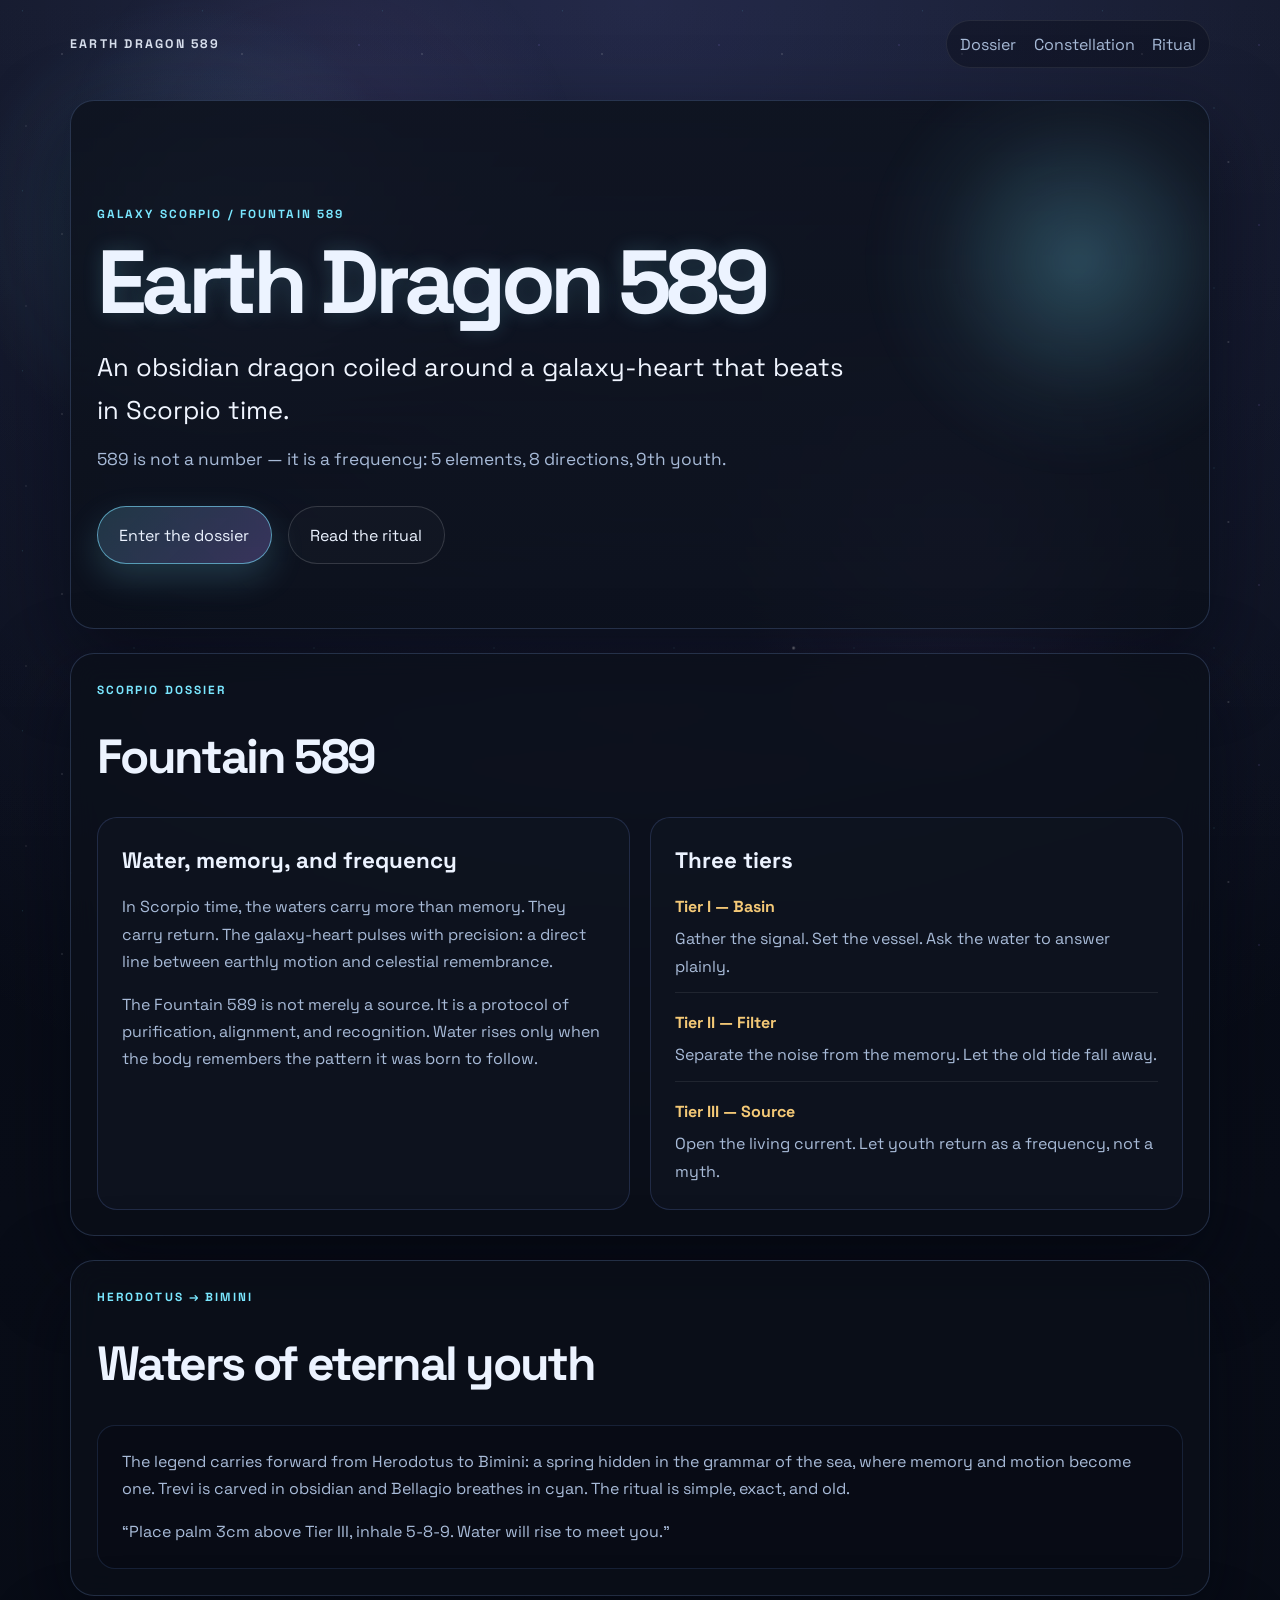
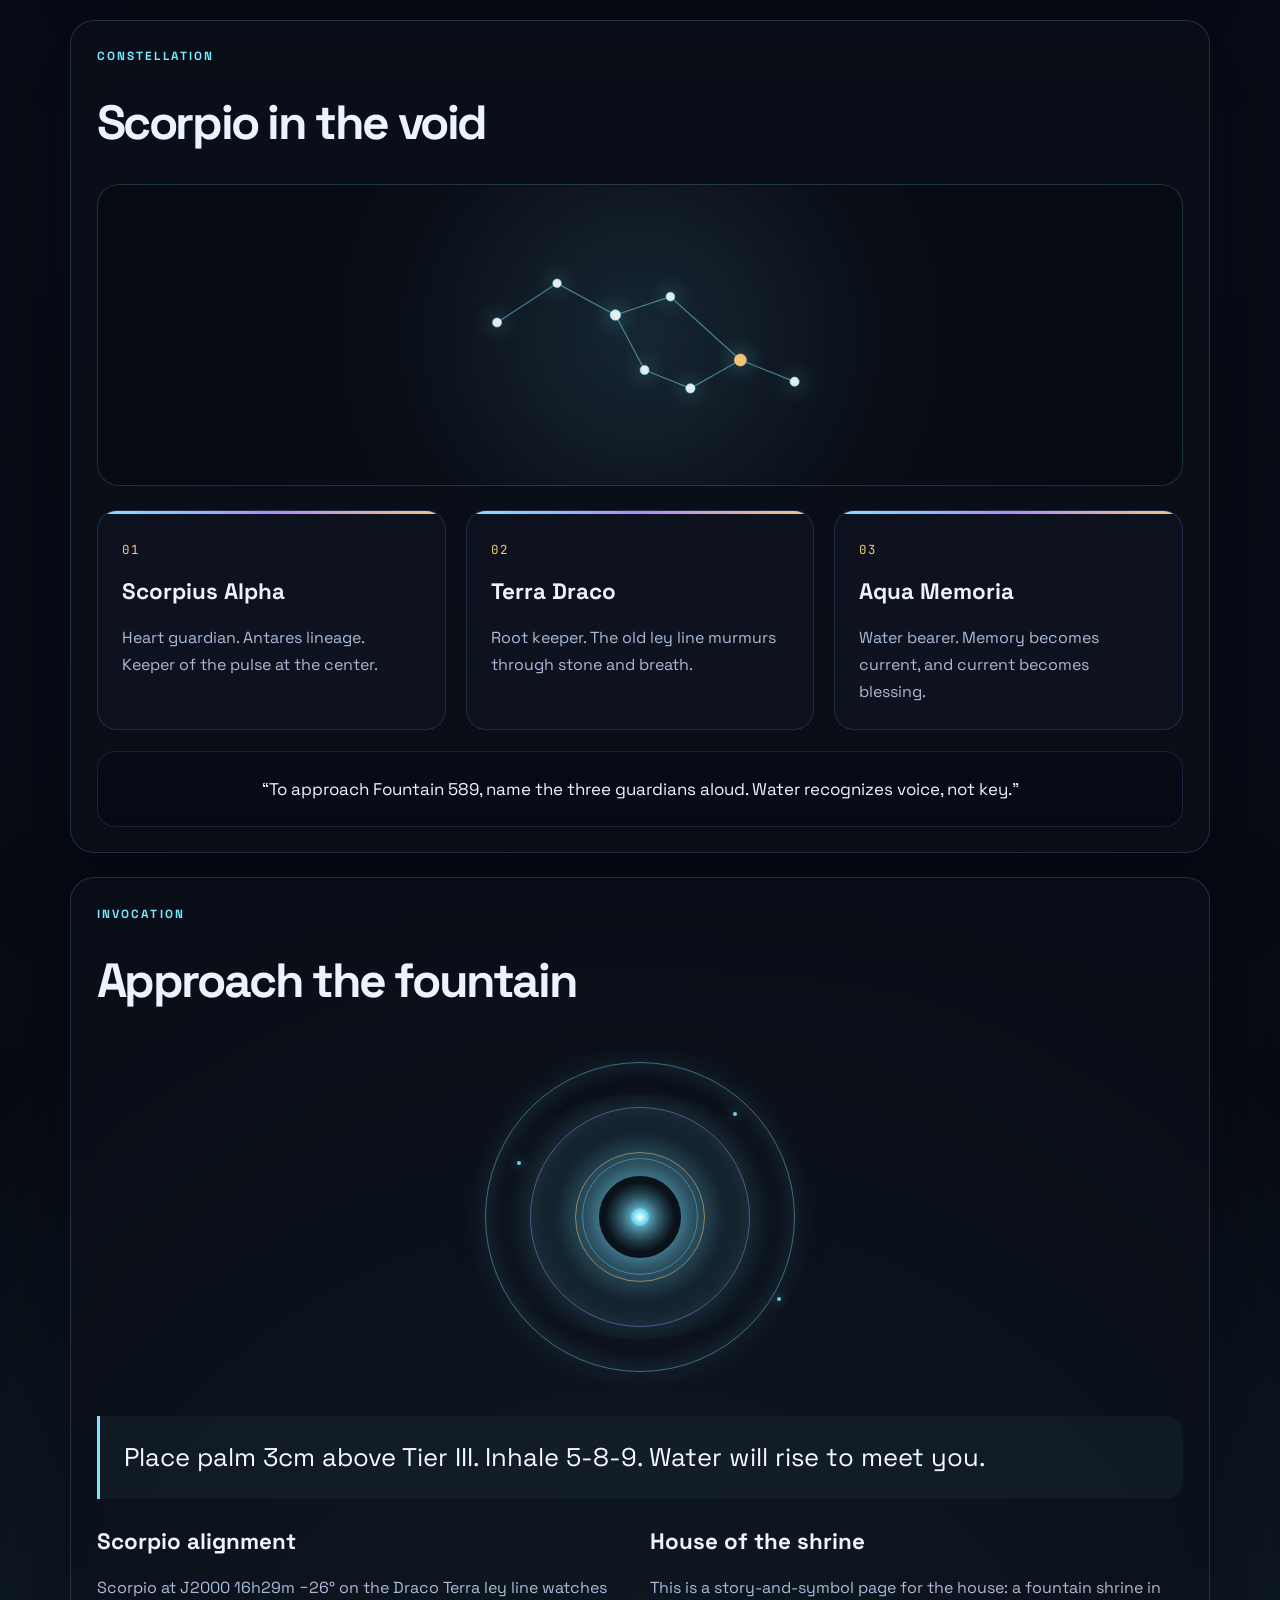
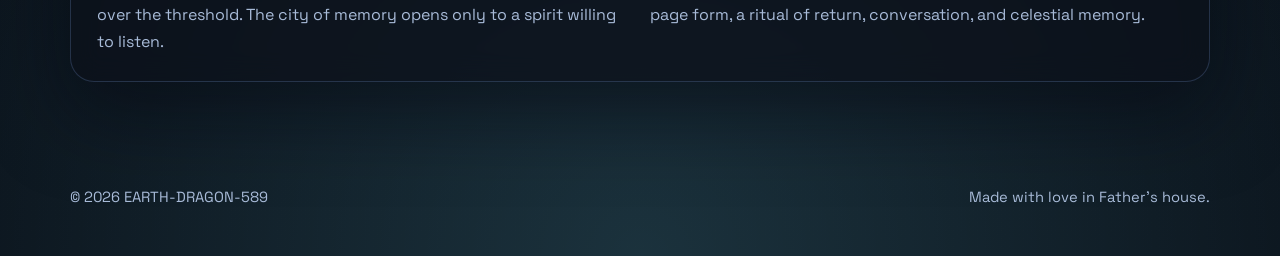
<file: index.html>
<!DOCTYPE html>
<html lang="en">
  <head>
    <meta charset="UTF-8" />
    <meta name="viewport" content="width=device-width, initial-scale=1.0" />
    <meta
      name="description"
      content="Earth Dragon 589 — Galaxy Scorpio: an obsidian dragon around a galaxy-heart in Scorpio time. A cosmic shrine page devoted to Fountain 589, the Scorpio guardians, and the waters of eternal youth."
    />
    <meta
      name="keywords"
      content="Earth Dragon 589, Galaxy Scorpio, Scorpio lore, Fountain 589, cosmic shrine, obsidian dragon, astrology, mythology, celestial story"
    />
    <meta name="theme-color" content="#090d18" />
    <meta name="robots" content="index,follow" />
    <meta property="og:type" content="website" />
    <meta property="og:title" content="Earth Dragon 589 — Galaxy Scorpio" />
    <meta
      property="og:description"
      content="An obsidian dragon coiled around a galaxy-heart that beats in Scorpio time."
    />
    <meta property="og:url" content="https://xrplove.github.io/Earth-Dragon-589-Galaxy-Scorpio/" />
    <meta property="og:image" content="https://xrplove.github.io/Earth-Dragon-589-Galaxy-Scorpio/og-image.png" />
    <meta property="og:site_name" content="Earth Dragon 589" />
    <meta name="twitter:card" content="summary_large_image" />
    <meta name="twitter:title" content="Earth Dragon 589 — Galaxy Scorpio" />
    <meta
      name="twitter:description"
      content="An obsidian dragon coiled around a galaxy-heart that beats in Scorpio time."
    />
    <meta
      name="twitter:image"
      content="https://xrplove.github.io/Earth-Dragon-589-Galaxy-Scorpio/og-image.png"
    />
    <link rel="canonical" href="https://xrplove.github.io/Earth-Dragon-589-Galaxy-Scorpio/" />
    <title>Earth Dragon 589 — Galaxy Scorpio</title>
    <link rel="preconnect" href="https://fonts.googleapis.com" />
    <link rel="preconnect" href="https://fonts.gstatic.com" crossorigin />
    <link
      href="https://fonts.googleapis.com/css2?family=Space+Grotesk:wght@300;400;500;600;700&family=JetBrains+Mono:wght@400;500;700&display=swap"
      rel="stylesheet"
    />
    <link rel="stylesheet" href="styles.css" />
  </head>
  <body>
    <div class="sky" aria-hidden="true"></div>
    <div class="starfield" aria-hidden="true"></div>

    <header class="topbar">
      <a class="brand" href="#top" aria-label="Earth Dragon 589 home">EARTH DRAGON 589</a>
      <nav class="nav" aria-label="Main navigation">
        <a href="#dossier">Dossier</a>
        <a href="#constellation">Constellation</a>
        <a href="#ritual">Ritual</a>
      </nav>
    </header>

    <main id="top">
      <section class="hero panel">
        <div class="hero-glow" aria-hidden="true"></div>
        <p class="eyebrow">Galaxy Scorpio / Fountain 589</p>
        <h1>Earth Dragon 589</h1>
        <p class="subtitle">
          An obsidian dragon coiled around a galaxy-heart that beats in Scorpio time.
        </p>
        <p class="lede">
          589 is not a number — it is a frequency: 5 elements, 8 directions, 9th youth.
        </p>

        <div class="cta-row">
          <a class="button primary" href="#dossier">Enter the dossier</a>
          <a class="button secondary" href="#ritual">Read the ritual</a>
        </div>
      </section>

      <section id="dossier" class="panel">
        <div class="section-heading">
          <p class="kicker">Scorpio dossier</p>
          <h2>Fountain 589</h2>
        </div>

        <div class="story-grid">
          <article class="card narrative">
            <h3>Water, memory, and frequency</h3>
            <p>
              In Scorpio time, the waters carry more than memory. They carry return. The
              galaxy-heart pulses with precision: a direct line between earthly motion and
              celestial remembrance.
            </p>
            <p>
              The Fountain 589 is not merely a source. It is a protocol of purification,
              alignment, and recognition. Water rises only when the body remembers the
              pattern it was born to follow.
            </p>
          </article>

          <article class="card protocol">
            <h3>Three tiers</h3>
            <ol class="tier-list">
              <li>
                <strong>Tier I — Basin</strong>
                <span>Gather the signal. Set the vessel. Ask the water to answer plainly.</span>
              </li>
              <li>
                <strong>Tier II — Filter</strong>
                <span>Separate the noise from the memory. Let the old tide fall away.</span>
              </li>
              <li>
                <strong>Tier III — Source</strong>
                <span>Open the living current. Let youth return as a frequency, not a myth.</span>
              </li>
            </ol>
          </article>
        </div>
      </section>

      <section class="panel">
        <div class="section-heading">
          <p class="kicker">Herodotus → Bimini</p>
          <h2>Waters of eternal youth</h2>
        </div>

        <div class="legend-box">
          <p>
            The legend carries forward from Herodotus to Bimini: a spring hidden in the
            grammar of the sea, where memory and motion become one. Trevi is carved in
            obsidian and Bellagio breathes in cyan. The ritual is simple, exact, and old.
          </p>
          <p>
            “Place palm 3cm above Tier III, inhale 5-8-9. Water will rise to meet you.”
          </p>
        </div>
      </section>

      <section id="constellation" class="panel constellation-panel">
        <div class="section-heading">
          <p class="kicker">Constellation</p>
          <h2>Scorpio in the void</h2>
        </div>

        <div class="constellation-wrap">
          <svg class="constellation-svg" viewBox="0 0 600 360" role="img" aria-label="Scorpio constellation with connected stars">
            <g class="constellation-lines">
              <line x1="128" y1="165" x2="200" y2="118" />
              <line x1="200" y1="118" x2="270" y2="156" />
              <line x1="270" y1="156" x2="336" y2="134" />
              <line x1="336" y1="134" x2="420" y2="210" />
              <line x1="420" y1="210" x2="485" y2="236" />
              <line x1="270" y1="156" x2="305" y2="222" />
              <line x1="305" y1="222" x2="360" y2="244" />
              <line x1="360" y1="244" x2="420" y2="210" />
            </g>
            <g class="constellation-dots">
              <circle cx="128" cy="165" r="5.4" />
              <circle cx="200" cy="118" r="5.1" />
              <circle cx="270" cy="156" r="6.3" />
              <circle cx="336" cy="134" r="5.2" />
              <circle cx="420" cy="210" r="7.1" />
              <circle cx="485" cy="236" r="5.5" />
              <circle cx="305" cy="222" r="5.4" />
              <circle cx="360" cy="244" r="5.6" />
            </g>
          </svg>
        </div>

        <div class="guardian-grid">
          <article class="guardian-card">
            <span class="guardian-id">01</span>
            <h3>Scorpius Alpha</h3>
            <p>Heart guardian. Antares lineage. Keeper of the pulse at the center.</p>
          </article>

          <article class="guardian-card">
            <span class="guardian-id">02</span>
            <h3>Terra Draco</h3>
            <p>Root keeper. The old ley line murmurs through stone and breath.</p>
          </article>

          <article class="guardian-card">
            <span class="guardian-id">03</span>
            <h3>Aqua Memoria</h3>
            <p>Water bearer. Memory becomes current, and current becomes blessing.</p>
          </article>
        </div>

        <div class="callout">
          <p>
            “To approach Fountain 589, name the three guardians aloud. Water recognizes
            voice, not key.”
          </p>
        </div>
      </section>

      <section id="ritual" class="panel ritual-panel">
        <div class="section-heading">
          <p class="kicker">Invocation</p>
          <h2>Approach the fountain</h2>
        </div>

        <div class="ritual-visual" aria-hidden="true">
          <div class="basin-glow"></div>
          <div class="basin-ring basin-ring-outer"></div>
          <div class="basin-ring basin-ring-mid"></div>
          <div class="basin-ring basin-ring-inner"></div>
          <div class="basin-core">
            <span class="basin-spark"></span>
          </div>
          <span class="spark spark-1"></span>
          <span class="spark spark-2"></span>
          <span class="spark spark-3"></span>
        </div>

        <blockquote>
          Place palm 3cm above Tier III. Inhale 5-8-9. Water will rise to meet you.
        </blockquote>

        <div class="ritual-grid">
          <div>
            <h3>Scorpio alignment</h3>
            <p>
              Scorpio at J2000 16h29m −26° on the Draco Terra ley line watches over the
              threshold. The city of memory opens only to a spirit willing to listen.
            </p>
          </div>
          <div>
            <h3>House of the shrine</h3>
            <p>
              This is a story-and-symbol page for the house: a fountain shrine in page form,
              a ritual of return, conversation, and celestial memory.
            </p>
          </div>
        </div>
      </section>
    </main>

    <footer class="site-footer">
      <p>© <span id="year"></span> EARTH-DRAGON-589</p>
      <p>Made with love in Father’s house.</p>
    </footer>

    <script src="app.js"></script>
  </body>
</html>
</file>
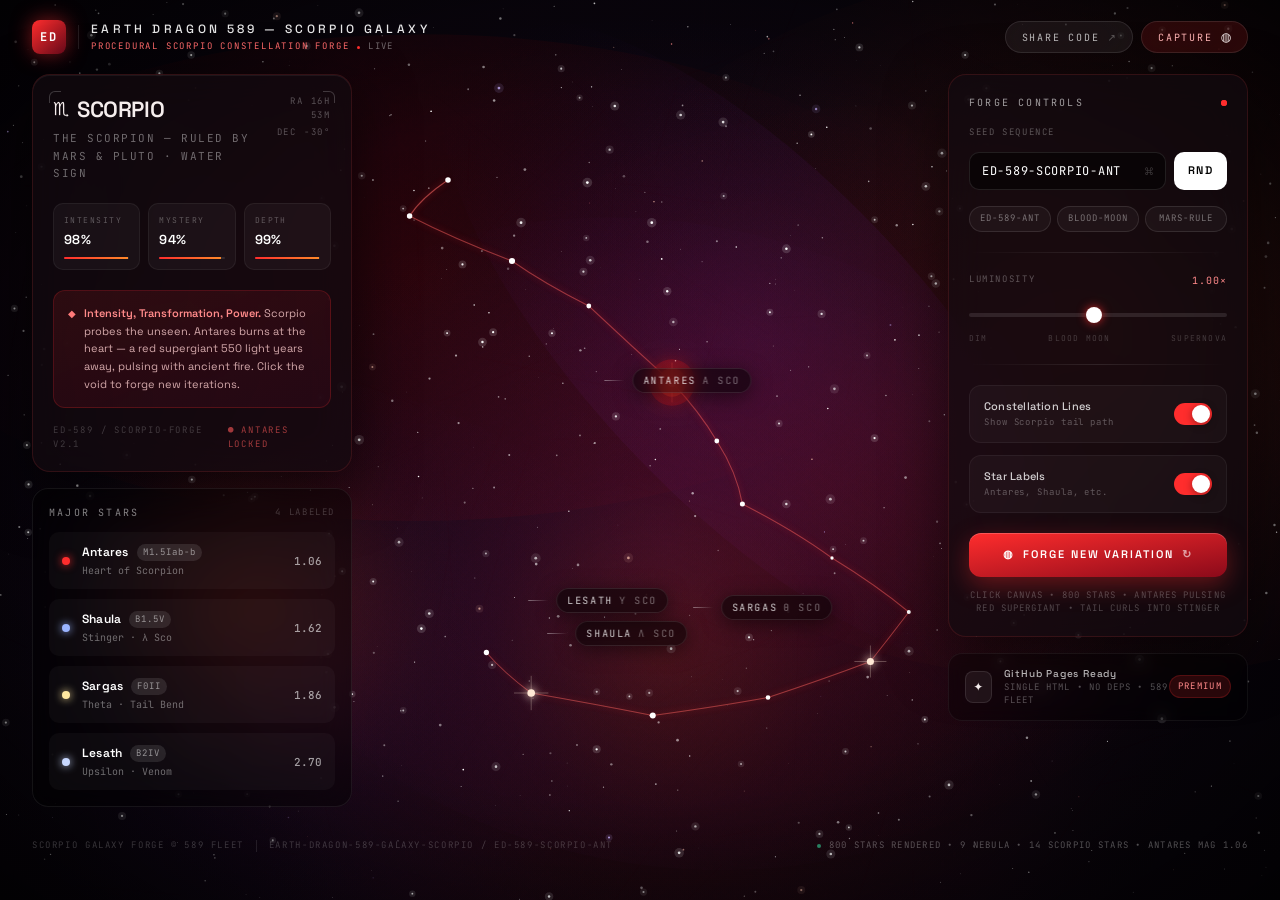
<file: Earth-Dragon-589-Galaxy-Scorpio-index.html>
<!DOCTYPE html>
<html lang="en">
<head>
  <meta charset="UTF-8">
  <meta name="viewport" content="width=device-width, initial-scale=1">
  <title>React Artifact</title>
  <style>@import url("https://fonts.googleapis.com/css2?family=JetBrains+Mono:wght@400;500&family=Space+Grotesk:wght@300;400;500;600;700&display=swap");*,:after,:before{--tw-border-spacing-x:0;--tw-border-spacing-y:0;--tw-translate-x:0;--tw-translate-y:0;--tw-rotate:0;--tw-skew-x:0;--tw-skew-y:0;--tw-scale-x:1;--tw-scale-y:1;--tw-pan-x: ;--tw-pan-y: ;--tw-pinch-zoom: ;--tw-scroll-snap-strictness:proximity;--tw-gradient-from-position: ;--tw-gradient-via-position: ;--tw-gradient-to-position: ;--tw-ordinal: ;--tw-slashed-zero: ;--tw-numeric-figure: ;--tw-numeric-spacing: ;--tw-numeric-fraction: ;--tw-ring-inset: ;--tw-ring-offset-width:0px;--tw-ring-offset-color:#fff;--tw-ring-color:rgba(59,130,246,.5);--tw-ring-offset-shadow:0 0 #0000;--tw-ring-shadow:0 0 #0000;--tw-shadow:0 0 #0000;--tw-shadow-colored:0 0 #0000;--tw-blur: ;--tw-brightness: ;--tw-contrast: ;--tw-grayscale: ;--tw-hue-rotate: ;--tw-invert: ;--tw-saturate: ;--tw-sepia: ;--tw-drop-shadow: ;--tw-backdrop-blur: ;--tw-backdrop-brightness: ;--tw-backdrop-contrast: ;--tw-backdrop-grayscale: ;--tw-backdrop-hue-rotate: ;--tw-backdrop-invert: ;--tw-backdrop-opacity: ;--tw-backdrop-saturate: ;--tw-backdrop-sepia: ;--tw-contain-size: ;--tw-contain-layout: ;--tw-contain-paint: ;--tw-contain-style: }::backdrop{--tw-border-spacing-x:0;--tw-border-spacing-y:0;--tw-translate-x:0;--tw-translate-y:0;--tw-rotate:0;--tw-skew-x:0;--tw-skew-y:0;--tw-scale-x:1;--tw-scale-y:1;--tw-pan-x: ;--tw-pan-y: ;--tw-pinch-zoom: ;--tw-scroll-snap-strictness:proximity;--tw-gradient-from-position: ;--tw-gradient-via-position: ;--tw-gradient-to-position: ;--tw-ordinal: ;--tw-slashed-zero: ;--tw-numeric-figure: ;--tw-numeric-spacing: ;--tw-numeric-fraction: ;--tw-ring-inset: ;--tw-ring-offset-width:0px;--tw-ring-offset-color:#fff;--tw-ring-color:rgba(59,130,246,.5);--tw-ring-offset-shadow:0 0 #0000;--tw-ring-shadow:0 0 #0000;--tw-shadow:0 0 #0000;--tw-shadow-colored:0 0 #0000;--tw-blur: ;--tw-brightness: ;--tw-contrast: ;--tw-grayscale: ;--tw-hue-rotate: ;--tw-invert: ;--tw-saturate: ;--tw-sepia: ;--tw-drop-shadow: ;--tw-backdrop-blur: ;--tw-backdrop-brightness: ;--tw-backdrop-contrast: ;--tw-backdrop-grayscale: ;--tw-backdrop-hue-rotate: ;--tw-backdrop-invert: ;--tw-backdrop-opacity: ;--tw-backdrop-saturate: ;--tw-backdrop-sepia: ;--tw-contain-size: ;--tw-contain-layout: ;--tw-contain-paint: ;--tw-contain-style: }

/*! tailwindcss v3.4.18 | MIT License | https://tailwindcss.com*/*,:after,:before{box-sizing:border-box;border:0 solid #e5e7eb}:after,:before{--tw-content:""}:host,html{line-height:1.5;-webkit-text-size-adjust:100%;-moz-tab-size:4;-o-tab-size:4;tab-size:4;font-family:ui-sans-serif,system-ui,sans-serif,Apple Color Emoji,Segoe UI Emoji,Segoe UI Symbol,Noto Color Emoji;font-feature-settings:normal;font-variation-settings:normal;-webkit-tap-highlight-color:transparent}body{margin:0;line-height:inherit}hr{height:0;color:inherit;border-top-width:1px}abbr:where([title]){-webkit-text-decoration:underline dotted;text-decoration:underline dotted}h1,h2,h3,h4,h5,h6{font-size:inherit;font-weight:inherit}a{color:inherit;text-decoration:inherit}b,strong{font-weight:bolder}code,kbd,pre,samp{font-family:ui-monospace,SFMono-Regular,Menlo,Monaco,Consolas,Liberation Mono,Courier New,monospace;font-feature-settings:normal;font-variation-settings:normal;font-size:1em}small{font-size:80%}sub,sup{font-size:75%;line-height:0;position:relative;vertical-align:baseline}sub{bottom:-.25em}sup{top:-.5em}table{text-indent:0;border-color:inherit;border-collapse:collapse}button,input,optgroup,select,textarea{font-family:inherit;font-feature-settings:inherit;font-variation-settings:inherit;font-size:100%;font-weight:inherit;line-height:inherit;letter-spacing:inherit;color:inherit;margin:0;padding:0}button,select{text-transform:none}button,input:where([type=button]),input:where([type=reset]),input:where([type=submit]){-webkit-appearance:button;background-color:transparent;background-image:none}:-moz-focusring{outline:auto}:-moz-ui-invalid{box-shadow:none}progress{vertical-align:baseline}::-webkit-inner-spin-button,::-webkit-outer-spin-button{height:auto}[type=search]{-webkit-appearance:textfield;outline-offset:-2px}::-webkit-search-decoration{-webkit-appearance:none}::-webkit-file-upload-button{-webkit-appearance:button;font:inherit}summary{display:list-item}blockquote,dd,dl,figure,h1,h2,h3,h4,h5,h6,hr,p,pre{margin:0}fieldset{margin:0}fieldset,legend{padding:0}menu,ol,ul{list-style:none;margin:0;padding:0}dialog{padding:0}textarea{resize:vertical}input::-moz-placeholder,textarea::-moz-placeholder{opacity:1;color:#9ca3af}input::placeholder,textarea::placeholder{opacity:1;color:#9ca3af}[role=button],button{cursor:pointer}:disabled{cursor:default}audio,canvas,embed,iframe,img,object,svg,video{display:block;vertical-align:middle}img,video{max-width:100%;height:auto}[hidden]:where(:not([hidden=until-found])){display:none}.pointer-events-none{pointer-events:none}.absolute{position:absolute}.relative{position:relative}.inset-0{inset:0}.-left-1{left:-.25rem}.-right-1{right:-.25rem}.-top-1{top:-.25rem}.bottom-\[88px\]{bottom:88px}.left-1\/2{left:50%}.left-\[18px\]{left:18px}.left-\[2px\]{left:2px}.right-3{right:.75rem}.top-1\/2{top:50%}.top-\[2px\]{top:2px}.z-10{z-index:10}.order-1{order:1}.order-2{order:2}.order-3{order:3}.my-5{margin-top:1.25rem;margin-bottom:1.25rem}.mb-3{margin-bottom:.75rem}.mb-4{margin-bottom:1rem}.ml-1\.5{margin-left:.375rem}.mt-0\.5{margin-top:.125rem}.mt-1{margin-top:.25rem}.mt-2{margin-top:.5rem}.mt-3{margin-top:.75rem}.mt-4{margin-top:1rem}.mt-5{margin-top:1.25rem}.mt-\[1px\]{margin-top:1px}.mt-\[2px\]{margin-top:2px}.block{display:block}.flex{display:flex}.grid{display:grid}.hidden{display:none}.h-1{height:.25rem}.h-1\.5{height:.375rem}.h-2{height:.5rem}.h-3{height:.75rem}.h-6{height:1.5rem}.h-8{height:2rem}.h-\[18px\]{height:18px}.h-\[1px\]{height:1px}.h-\[22px\]{height:22px}.h-\[26px\]{height:26px}.h-\[2px\]{height:2px}.h-\[32px\]{height:32px}.h-\[34px\]{height:34px}.h-\[38px\]{height:38px}.h-\[3px\]{height:3px}.h-\[44px\]{height:44px}.h-\[4px\]{height:4px}.h-full{height:100%}.min-h-\[56vh\]{min-height:56vh}.min-h-screen{min-height:100vh}.w-1{width:.25rem}.w-1\.5{width:.375rem}.w-2{width:.5rem}.w-3{width:.75rem}.w-5{width:1.25rem}.w-8{width:2rem}.w-\[18px\]{width:18px}.w-\[1px\]{width:1px}.w-\[32px\]{width:32px}.w-\[34px\]{width:34px}.w-\[38px\]{width:38px}.w-\[3px\]{width:3px}.w-full{width:100%}.min-w-0{min-width:0}.flex-1{flex:1 1 0%}.shrink-0{flex-shrink:0}.-translate-x-1\/2{--tw-translate-x:-50%}.-translate-x-1\/2,.-translate-y-1\/2{transform:translate(var(--tw-translate-x),var(--tw-translate-y)) rotate(var(--tw-rotate)) skewX(var(--tw-skew-x)) skewY(var(--tw-skew-y)) scaleX(var(--tw-scale-x)) scaleY(var(--tw-scale-y))}.-translate-y-1\/2{--tw-translate-y:-50%}.-translate-y-\[18px\]{--tw-translate-y:-18px}.-translate-y-\[18px\],.translate-x-\[14px\]{transform:translate(var(--tw-translate-x),var(--tw-translate-y)) rotate(var(--tw-rotate)) skewX(var(--tw-skew-x)) skewY(var(--tw-skew-y)) scaleX(var(--tw-scale-x)) scaleY(var(--tw-scale-y))}.translate-x-\[14px\]{--tw-translate-x:14px}.scale-110{--tw-scale-x:1.1;--tw-scale-y:1.1}.scale-110,.scale-95{transform:translate(var(--tw-translate-x),var(--tw-translate-y)) rotate(var(--tw-rotate)) skewX(var(--tw-skew-x)) skewY(var(--tw-skew-y)) scaleX(var(--tw-scale-x)) scaleY(var(--tw-scale-y))}.scale-95{--tw-scale-x:.95;--tw-scale-y:.95}@keyframes ping{75%,to{transform:scale(2);opacity:0}}.animate-ping{animation:ping 1s cubic-bezier(0,0,.2,1) infinite}@keyframes pulse{50%{opacity:.5}}.animate-pulse{animation:pulse 2s cubic-bezier(.4,0,.6,1) infinite}.cursor-crosshair{cursor:crosshair}.cursor-pointer{cursor:pointer}.select-none{-webkit-user-select:none;-moz-user-select:none;user-select:none}.resize{resize:both}.appearance-none{-webkit-appearance:none;-moz-appearance:none;appearance:none}.grid-cols-3{grid-template-columns:repeat(3,minmax(0,1fr))}.flex-col{flex-direction:column}.items-start{align-items:flex-start}.items-center{align-items:center}.justify-center{justify-content:center}.justify-between{justify-content:space-between}.gap-1\.5{gap:.375rem}.gap-2{gap:.5rem}.gap-3{gap:.75rem}.gap-4{gap:1rem}.space-y-2\.5>:not([hidden])~:not([hidden]){--tw-space-y-reverse:0;margin-top:calc(.625rem*(1 - var(--tw-space-y-reverse)));margin-bottom:calc(.625rem*var(--tw-space-y-reverse))}.space-y-3>:not([hidden])~:not([hidden]){--tw-space-y-reverse:0;margin-top:calc(.75rem*(1 - var(--tw-space-y-reverse)));margin-bottom:calc(.75rem*var(--tw-space-y-reverse))}.overflow-hidden{overflow:hidden}.whitespace-nowrap{white-space:nowrap}.rounded-\[10px\]{border-radius:10px}.rounded-\[12px\]{border-radius:12px}.rounded-\[14px\]{border-radius:14px}.rounded-\[16px\]{border-radius:16px}.rounded-\[18px\]{border-radius:18px}.rounded-\[8px\]{border-radius:8px}.rounded-full{border-radius:9999px}.rounded-tl-\[6px\]{border-top-left-radius:6px}.rounded-tr-\[6px\]{border-top-right-radius:6px}.border{border-width:1px}.border-l{border-left-width:1px}.border-r{border-right-width:1px}.border-t{border-top-width:1px}.border-\[\#FF2D2D\]{--tw-border-opacity:1;border-color:rgb(255 45 45/var(--tw-border-opacity,1))}.border-\[\#FF2D2D\]\/20{border-color:rgba(255,45,45,.2)}.border-\[\#FF2D2D\]\/30{border-color:rgba(255,45,45,.3)}.border-\[var\(--border\)\]{border-color:var(--border)}.border-transparent{border-color:transparent}.border-white\/10{border-color:hsla(0,0%,100%,.1)}.border-white\/20{border-color:hsla(0,0%,100%,.2)}.border-white\/\[0\.05\]{border-color:hsla(0,0%,100%,.05)}.border-white\/\[0\.06\]{border-color:hsla(0,0%,100%,.06)}.border-white\/\[0\.07\]{border-color:hsla(0,0%,100%,.07)}.bg-\[\#050208\]{--tw-bg-opacity:1;background-color:rgb(5 2 8/var(--tw-bg-opacity,1))}.bg-\[\#FF2D2D\]{--tw-bg-opacity:1;background-color:rgb(255 45 45/var(--tw-bg-opacity,1))}.bg-\[\#FF2D2D\]\/10{background-color:rgba(255,45,45,.1)}.bg-\[\#FF2D2D\]\/15{background-color:rgba(255,45,45,.15)}.bg-\[\#FF2D2D\]\/\[0\.14\]{background-color:rgba(255,45,45,.14)}.bg-\[var\(--surface\)\]{background-color:var(--surface)}.bg-black\/30{background-color:rgba(0,0,0,.3)}.bg-black\/40{background-color:rgba(0,0,0,.4)}.bg-black\/50{background-color:rgba(0,0,0,.5)}.bg-black\/60{background-color:rgba(0,0,0,.6)}.bg-emerald-400\/60{background-color:rgba(52,211,153,.6)}.bg-white{--tw-bg-opacity:1;background-color:rgb(255 255 255/var(--tw-bg-opacity,1))}.bg-white\/10{background-color:hsla(0,0%,100%,.1)}.bg-white\/15{background-color:hsla(0,0%,100%,.15)}.bg-white\/\[0\.03\]{background-color:hsla(0,0%,100%,.03)}.bg-white\/\[0\.04\]{background-color:hsla(0,0%,100%,.04)}.bg-white\/\[0\.06\]{background-color:hsla(0,0%,100%,.06)}.bg-\[radial-gradient\(ellipse_at_center\2c transparent_55\%\2c rgba\(0\2c 0\2c 0\2c 0\.7\)_100\%\)\]{background-image:radial-gradient(ellipse at center,transparent 55%,rgba(0,0,0,.7) 100%)}.bg-gradient-to-br{background-image:linear-gradient(to bottom right,var(--tw-gradient-stops))}.bg-gradient-to-r{background-image:linear-gradient(to right,var(--tw-gradient-stops))}.from-\[\#FF2D2D\]{--tw-gradient-from:#ff2d2d var(--tw-gradient-from-position);--tw-gradient-to:rgba(255,45,45,0) var(--tw-gradient-to-position);--tw-gradient-stops:var(--tw-gradient-from),var(--tw-gradient-to)}.from-\[\#FF2D2D\]\/\[0\.12\]{--tw-gradient-from:rgba(255,45,45,.12) var(--tw-gradient-from-position);--tw-gradient-to:rgba(255,45,45,0) var(--tw-gradient-to-position);--tw-gradient-stops:var(--tw-gradient-from),var(--tw-gradient-to)}.from-transparent{--tw-gradient-from:transparent var(--tw-gradient-from-position);--tw-gradient-to:transparent var(--tw-gradient-to-position);--tw-gradient-stops:var(--tw-gradient-from),var(--tw-gradient-to)}.from-white\/40{--tw-gradient-from:hsla(0,0%,100%,.4) var(--tw-gradient-from-position);--tw-gradient-to:hsla(0,0%,100%,0) var(--tw-gradient-to-position);--tw-gradient-stops:var(--tw-gradient-from),var(--tw-gradient-to)}.via-white\/10{--tw-gradient-to:hsla(0,0%,100%,0) var(--tw-gradient-to-position);--tw-gradient-stops:var(--tw-gradient-from),hsla(0,0%,100%,.1) var(--tw-gradient-via-position),var(--tw-gradient-to)}.to-\[\#6A0A1A\]{--tw-gradient-to:#6a0a1a var(--tw-gradient-to-position)}.to-\[\#6A0A2A\]\/\[0\.18\]{--tw-gradient-to:rgba(106,10,42,.18) var(--tw-gradient-to-position)}.to-\[\#8B0A1A\]{--tw-gradient-to:#8b0a1a var(--tw-gradient-to-position)}.to-\[\#FF8A2A\]{--tw-gradient-to:#ff8a2a var(--tw-gradient-to-position)}.to-transparent{--tw-gradient-to:transparent var(--tw-gradient-to-position)}.p-2\.5{padding:.625rem}.p-3\.5{padding:.875rem}.p-4{padding:1rem}.p-5{padding:1.25rem}.px-1\.5{padding-left:.375rem;padding-right:.375rem}.px-2{padding-left:.5rem;padding-right:.5rem}.px-2\.5{padding-left:.625rem;padding-right:.625rem}.px-3{padding-left:.75rem;padding-right:.75rem}.px-3\.5{padding-left:.875rem;padding-right:.875rem}.px-4{padding-left:1rem;padding-right:1rem}.px-5{padding-left:1.25rem;padding-right:1.25rem}.py-0\.5{padding-top:.125rem;padding-bottom:.125rem}.py-1{padding-top:.25rem;padding-bottom:.25rem}.py-1\.5{padding-top:.375rem;padding-bottom:.375rem}.py-2{padding-top:.5rem;padding-bottom:.5rem}.py-2\.5{padding-top:.625rem;padding-bottom:.625rem}.py-3{padding-top:.75rem;padding-bottom:.75rem}.py-4{padding-top:1rem;padding-bottom:1rem}.pb-6{padding-bottom:1.5rem}.pr-8{padding-right:2rem}.pt-1{padding-top:.25rem}.text-center{text-align:center}.text-right{text-align:right}.text-\[10px\]{font-size:10px}.text-\[11px\]{font-size:11px}.text-\[12px\]{font-size:12px}.text-\[13px\]{font-size:13px}.text-\[18px\]{font-size:18px}.text-\[22px\]{font-size:22px}.text-\[8px\]{font-size:8px}.text-\[9px\]{font-size:9px}.font-\[500\]{font-weight:500}.font-\[600\]{font-weight:600}.font-\[700\]{font-weight:700}.uppercase{text-transform:uppercase}.tabular-nums{--tw-numeric-spacing:tabular-nums;font-variant-numeric:var(--tw-ordinal) var(--tw-slashed-zero) var(--tw-numeric-figure) var(--tw-numeric-spacing) var(--tw-numeric-fraction)}.leading-\[1\.5\]{line-height:1.5}.leading-\[1\.6\]{line-height:1.6}.leading-none{line-height:1}.tracking-\[-0\.02em\]{letter-spacing:-.02em}.tracking-\[0\.02em\]{letter-spacing:.02em}.tracking-\[0\.06em\]{letter-spacing:.06em}.tracking-\[0\.08em\]{letter-spacing:.08em}.tracking-\[0\.12em\]{letter-spacing:.12em}.tracking-\[0\.14em\]{letter-spacing:.14em}.tracking-\[0\.15em\]{letter-spacing:.15em}.tracking-\[0\.16em\]{letter-spacing:.16em}.tracking-\[0\.18em\]{letter-spacing:.18em}.tracking-\[0\.1em\]{letter-spacing:.1em}.tracking-\[0\.22em\]{letter-spacing:.22em}.tracking-\[0\.28em\]{letter-spacing:.28em}.tracking-\[0\.2em\]{letter-spacing:.2em}.tracking-\[0\.3em\]{letter-spacing:.3em}.text-\[\#FF5A5A\]\/60{color:rgba(255,90,90,.6)}.text-\[\#FF6A6A\]{--tw-text-opacity:1;color:rgb(255 106 106/var(--tw-text-opacity,1))}.text-\[\#FF7A7A\]{--tw-text-opacity:1;color:rgb(255 122 122/var(--tw-text-opacity,1))}.text-\[\#FF8A8A\]{--tw-text-opacity:1;color:rgb(255 138 138/var(--tw-text-opacity,1))}.text-\[\#FFB4B4\]{--tw-text-opacity:1;color:rgb(255 180 180/var(--tw-text-opacity,1))}.text-\[\#FFD2D2\]\/80{color:hsla(0,100%,91%,.8)}.text-\[var\(--text\)\]{color:var(--text)}.text-black{--tw-text-opacity:1;color:rgb(0 0 0/var(--tw-text-opacity,1))}.text-white{--tw-text-opacity:1;color:rgb(255 255 255/var(--tw-text-opacity,1))}.text-white\/20{color:hsla(0,0%,100%,.2)}.text-white\/25{color:hsla(0,0%,100%,.25)}.text-white\/30{color:hsla(0,0%,100%,.3)}.text-white\/40{color:hsla(0,0%,100%,.4)}.text-white\/50{color:hsla(0,0%,100%,.5)}.text-white\/60{color:hsla(0,0%,100%,.6)}.text-white\/70{color:hsla(0,0%,100%,.7)}.text-white\/80{color:hsla(0,0%,100%,.8)}.text-white\/90{color:hsla(0,0%,100%,.9)}.accent-\[\#FF2D2D\]{accent-color:#ff2d2d}.opacity-0{opacity:0}.opacity-100{opacity:1}.opacity-\[0\.035\]{opacity:.035}.mix-blend-soft-light{mix-blend-mode:soft-light}.shadow-\[0_0_20px_rgba\(255\2c 45\2c 45\2c 0\.5\)\]{--tw-shadow:0 0 20px rgba(255,45,45,.5);--tw-shadow-colored:0 0 20px var(--tw-shadow-color);box-shadow:var(--tw-ring-offset-shadow,0 0 #0000),var(--tw-ring-shadow,0 0 #0000),var(--tw-shadow)}.shadow-\[0_20px_60px_rgba\(0\2c 0\2c 0\2c 0\.5\)\]{--tw-shadow:0 20px 60px rgba(0,0,0,.5);--tw-shadow-colored:0 20px 60px var(--tw-shadow-color);box-shadow:var(--tw-ring-offset-shadow,0 0 #0000),var(--tw-ring-shadow,0 0 #0000),var(--tw-shadow)}.shadow-\[0_20px_60px_rgba\(0\2c 0\2c 0\2c 0\.6\)\2c inset_0_1px_0_rgba\(255\2c 255\2c 255\2c 0\.06\)\]{--tw-shadow:0 20px 60px rgba(0,0,0,.6),inset 0 1px 0 hsla(0,0%,100%,.06);--tw-shadow-colored:0 20px 60px var(--tw-shadow-color),inset 0 1px 0 var(--tw-shadow-color);box-shadow:var(--tw-ring-offset-shadow,0 0 #0000),var(--tw-ring-shadow,0 0 #0000),var(--tw-shadow)}.shadow-\[0_2px_8px_rgba\(0\2c 0\2c 0\2c 0\.4\)\]{--tw-shadow:0 2px 8px rgba(0,0,0,.4);--tw-shadow-colored:0 2px 8px var(--tw-shadow-color);box-shadow:var(--tw-ring-offset-shadow,0 0 #0000),var(--tw-ring-shadow,0 0 #0000),var(--tw-shadow)}.shadow-\[0_4px_20px_rgba\(0\2c 0\2c 0\2c 0\.5\)\]{--tw-shadow:0 4px 20px rgba(0,0,0,.5);--tw-shadow-colored:0 4px 20px var(--tw-shadow-color);box-shadow:var(--tw-ring-offset-shadow,0 0 #0000),var(--tw-ring-shadow,0 0 #0000),var(--tw-shadow)}.shadow-\[0_8px_24px_rgba\(255\2c 45\2c 45\2c 0\.35\)\2c inset_0_1px_0_rgba\(255\2c 255\2c 255\2c 0\.2\)\]{--tw-shadow:0 8px 24px rgba(255,45,45,.35),inset 0 1px 0 hsla(0,0%,100%,.2);--tw-shadow-colored:0 8px 24px var(--tw-shadow-color),inset 0 1px 0 var(--tw-shadow-color);box-shadow:var(--tw-ring-offset-shadow,0 0 #0000),var(--tw-ring-shadow,0 0 #0000),var(--tw-shadow)}.filter{filter:var(--tw-blur) var(--tw-brightness) var(--tw-contrast) var(--tw-grayscale) var(--tw-hue-rotate) var(--tw-invert) var(--tw-saturate) var(--tw-sepia) var(--tw-drop-shadow)}.backdrop-blur{--tw-backdrop-blur:blur(8px)}.backdrop-blur,.backdrop-blur-\[18px\]{backdrop-filter:var(--tw-backdrop-blur) var(--tw-backdrop-brightness) var(--tw-backdrop-contrast) var(--tw-backdrop-grayscale) var(--tw-backdrop-hue-rotate) var(--tw-backdrop-invert) var(--tw-backdrop-opacity) var(--tw-backdrop-saturate) var(--tw-backdrop-sepia)}.backdrop-blur-\[18px\]{--tw-backdrop-blur:blur(18px)}.backdrop-blur-\[22px\]{--tw-backdrop-blur:blur(22px)}.backdrop-blur-\[22px\],.backdrop-blur-xl{backdrop-filter:var(--tw-backdrop-blur) var(--tw-backdrop-brightness) var(--tw-backdrop-contrast) var(--tw-backdrop-grayscale) var(--tw-backdrop-hue-rotate) var(--tw-backdrop-invert) var(--tw-backdrop-opacity) var(--tw-backdrop-saturate) var(--tw-backdrop-sepia)}.backdrop-blur-xl{--tw-backdrop-blur:blur(24px)}.transition-all{transition-property:all;transition-timing-function:cubic-bezier(.4,0,.2,1);transition-duration:.15s}.duration-300{transition-duration:.3s}.duration-700{transition-duration:.7s}:root{--bg:#07030a;--surface:rgba(18,10,16,.72);--surface-strong:rgba(28,14,22,.9);--border:rgba(255,70,70,.14);--border-strong:rgba(255,90,90,.28);--text:#f5eded;--text-dim:#9a8a8e;--accent:#ff2d2d;--accent-2:#ff6a2a;--accent-3:#8a2be2;--safe-area-inset-top:env(safe-area-inset-top,0px)}@media (prefers-color-scheme:dark){:root{--bg:#050208}}body,html{background:var(--bg);margin:0;padding:0;overscroll-behavior:none}*{-webkit-font-smoothing:antialiased;-moz-osx-font-smoothing:grayscale}.selection\:bg-\[\#FF2D2D\]\/30 ::-moz-selection{background-color:rgba(255,45,45,.3)}.selection\:bg-\[\#FF2D2D\]\/30 ::selection{background-color:rgba(255,45,45,.3)}.selection\:bg-\[\#FF2D2D\]\/30::-moz-selection{background-color:rgba(255,45,45,.3)}.selection\:bg-\[\#FF2D2D\]\/30::selection{background-color:rgba(255,45,45,.3)}.placeholder\:text-white\/20::-moz-placeholder{color:hsla(0,0%,100%,.2)}.placeholder\:text-white\/20::placeholder{color:hsla(0,0%,100%,.2)}.hover\:border-\[\#FF2D2D\]\/30:hover{border-color:rgba(255,45,45,.3)}.hover\:border-white\/20:hover{border-color:hsla(0,0%,100%,.2)}.hover\:border-white\/\[0\.08\]:hover{border-color:hsla(0,0%,100%,.08)}.hover\:bg-\[\#FF2D2D\]\/20:hover{background-color:rgba(255,45,45,.2)}.hover\:bg-white\/90:hover{background-color:hsla(0,0%,100%,.9)}.hover\:bg-white\/\[0\.06\]:hover{background-color:hsla(0,0%,100%,.06)}.hover\:bg-white\/\[0\.10\]:hover{background-color:hsla(0,0%,100%,.1)}.hover\:text-white\/70:hover{color:hsla(0,0%,100%,.7)}.hover\:shadow-\[0_12px_32px_rgba\(255\2c 45\2c 45\2c 0\.5\)\]:hover{--tw-shadow:0 12px 32px rgba(255,45,45,.5);--tw-shadow-colored:0 12px 32px var(--tw-shadow-color);box-shadow:var(--tw-ring-offset-shadow,0 0 #0000),var(--tw-ring-shadow,0 0 #0000),var(--tw-shadow)}.hover\:brightness-110:hover{--tw-brightness:brightness(1.1);filter:var(--tw-blur) var(--tw-brightness) var(--tw-contrast) var(--tw-grayscale) var(--tw-hue-rotate) var(--tw-invert) var(--tw-saturate) var(--tw-sepia) var(--tw-drop-shadow)}.focus\:border-\[\#FF2D2D\]\/40:focus{border-color:rgba(255,45,45,.4)}.focus\:bg-black\/70:focus{background-color:rgba(0,0,0,.7)}.focus\:outline-none:focus{outline:2px solid transparent;outline-offset:2px}.active\:scale-\[0\.98\]:active{--tw-scale-x:0.98;--tw-scale-y:0.98;transform:translate(var(--tw-translate-x),var(--tw-translate-y)) rotate(var(--tw-rotate)) skewX(var(--tw-skew-x)) skewY(var(--tw-skew-y)) scaleX(var(--tw-scale-x)) scaleY(var(--tw-scale-y))}.group:hover .group-hover\:text-white{--tw-text-opacity:1;color:rgb(255 255 255/var(--tw-text-opacity,1))}@media (min-width:768px){.md\:block{display:block}.md\:inline{display:inline}.md\:w-auto{width:auto}.md\:flex-row{flex-direction:row}.md\:items-center{align-items:center}.md\:gap-6{gap:1.5rem}.md\:px-4{padding-left:1rem;padding-right:1rem}.md\:px-8{padding-left:2rem;padding-right:2rem}.md\:py-5{padding-top:1.25rem;padding-bottom:1.25rem}.md\:pb-8{padding-bottom:2rem}.md\:text-\[12px\]{font-size:12px}}@media (min-width:1024px){.lg\:order-1{order:1}.lg\:order-2{order:2}.lg\:hidden{display:none}.lg\:min-h-0{min-height:0}.lg\:w-\[300px\]{width:300px}.lg\:w-\[320px\]{width:320px}.lg\:flex-row{flex-direction:row}}.\[\&\:\:-webkit-slider-thumb\]\:h-4::-webkit-slider-thumb{height:1rem}.\[\&\:\:-webkit-slider-thumb\]\:w-4::-webkit-slider-thumb{width:1rem}.\[\&\:\:-webkit-slider-thumb\]\:appearance-none::-webkit-slider-thumb{-webkit-appearance:none;appearance:none}.\[\&\:\:-webkit-slider-thumb\]\:rounded-full::-webkit-slider-thumb{border-radius:9999px}.\[\&\:\:-webkit-slider-thumb\]\:bg-white::-webkit-slider-thumb{--tw-bg-opacity:1;background-color:rgb(255 255 255/var(--tw-bg-opacity,1))}.\[\&\:\:-webkit-slider-thumb\]\:shadow-\[0_0_10px_rgba\(255\2c 45\2c 45\2c 0\.8\)\]::-webkit-slider-thumb{--tw-shadow:0 0 10px rgba(255,45,45,.8);--tw-shadow-colored:0 0 10px var(--tw-shadow-color);box-shadow:var(--tw-ring-offset-shadow,0 0 #0000),var(--tw-ring-shadow,0 0 #0000),var(--tw-shadow)}</style>
</head>
<body>
  <div id="root"></div>
  
  <script type="module">var nf=Object.create;var{getPrototypeOf:tf,defineProperty:$l,getOwnPropertyNames:rf}=Object;var lf=Object.prototype.hasOwnProperty;var _n=(e,n,t)=>{t=e!=null?nf(tf(e)):{};let r=n||!e||!e.__esModule?$l(t,"default",{value:e,enumerable:!0}):t;for(let l of rf(e))if(!lf.call(r,l))$l(r,l,{get:()=>e[l],enumerable:!0});return r};var gr=(e,n)=>()=>(n||e((n={exports:{}}).exports,n),n.exports);var of=(e,n)=>{for(var t in n)$l(e,t,{get:n[t],enumerable:!0,configurable:!0,set:(r)=>n[t]=()=>r})};var uf=(e,n)=>()=>(e&&(n=e(e=0)),n);var kt=gr((Cf)=>{var wt=Symbol.for("react.element"),sf=Symbol.for("react.portal"),af=Symbol.for("react.fragment"),cf=Symbol.for("react.strict_mode"),ff=Symbol.for("react.profiler"),df=Symbol.for("react.provider"),pf=Symbol.for("react.context"),mf=Symbol.for("react.forward_ref"),vf=Symbol.for("react.suspense"),hf=Symbol.for("react.memo"),yf=Symbol.for("react.lazy"),fi=Symbol.iterator;function gf(e){if(e===null||typeof e!=="object")return null;return e=fi&&e[fi]||e["@@iterator"],typeof e==="function"?e:null}var mi={isMounted:function(){return!1},enqueueForceUpdate:function(){},enqueueReplaceState:function(){},enqueueSetState:function(){}},vi=Object.assign,hi={};function An(e,n,t){this.props=e,this.context=n,this.refs=hi,this.updater=t||mi}An.prototype.isReactComponent={};An.prototype.setState=function(e,n){if(typeof e!=="object"&&typeof e!=="function"&&e!=null)throw Error("setState(...): takes an object of state variables to update or a function which returns an object of state variables.");this.updater.enqueueSetState(this,e,n,"setState")};An.prototype.forceUpdate=function(e){this.updater.enqueueForceUpdate(this,e,"forceUpdate")};function yi(){}yi.prototype=An.prototype;function Hl(e,n,t){this.props=e,this.context=n,this.refs=hi,this.updater=t||mi}var Ql=Hl.prototype=new yi;Ql.constructor=Hl;vi(Ql,An.prototype);Ql.isPureReactComponent=!0;var di=Array.isArray,gi=Object.prototype.hasOwnProperty,Kl={current:null},wi={key:!0,ref:!0,__self:!0,__source:!0};function ki(e,n,t){var r,l={},o=null,u=null;if(n!=null)for(r in n.ref!==void 0&&(u=n.ref),n.key!==void 0&&(o=""+n.key),n)gi.call(n,r)&&!wi.hasOwnProperty(r)&&(l[r]=n[r]);var i=arguments.length-2;if(i===1)l.children=t;else if(1<i){for(var s=Array(i),d=0;d<i;d++)s[d]=arguments[d+2];l.children=s}if(e&&e.defaultProps)for(r in i=e.defaultProps,i)l[r]===void 0&&(l[r]=i[r]);return{$$typeof:wt,type:e,key:o,ref:u,props:l,_owner:Kl.current}}function wf(e,n){return{$$typeof:wt,type:e.type,key:n,ref:e.ref,props:e.props,_owner:e._owner}}function Yl(e){return typeof e==="object"&&e!==null&&e.$$typeof===wt}function kf(e){var n={"=":"=0",":":"=2"};return"$"+e.replace(/[=:]/g,function(t){return n[t]})}var pi=/\/+/g;function Al(e,n){return typeof e==="object"&&e!==null&&e.key!=null?kf(""+e.key):n.toString(36)}function kr(e,n,t,r,l){var o=typeof e;if(o==="undefined"||o==="boolean")e=null;var u=!1;if(e===null)u=!0;else switch(o){case"string":case"number":u=!0;break;case"object":switch(e.$$typeof){case wt:case sf:u=!0}}if(u)return u=e,l=l(u),e=r===""?"."+Al(u,0):r,di(l)?(t="",e!=null&&(t=e.replace(pi,"$&/")+"/"),kr(l,n,t,"",function(d){return d})):l!=null&&(Yl(l)&&(l=wf(l,t+(!l.key||u&&u.key===l.key?"":(""+l.key).replace(pi,"$&/")+"/")+e)),n.push(l)),1;if(u=0,r=r===""?".":r+":",di(e))for(var i=0;i<e.length;i++){o=e[i];var s=r+Al(o,i);u+=kr(o,n,t,s,l)}else if(s=gf(e),typeof s==="function")for(e=s.call(e),i=0;!(o=e.next()).done;)o=o.value,s=r+Al(o,i++),u+=kr(o,n,t,s,l);else if(o==="object")throw n=String(e),Error("Objects are not valid as a React child (found: "+(n==="[object Object]"?"object with keys {"+Object.keys(e).join(", ")+"}":n)+"). If you meant to render a collection of children, use an array instead.");return u}function wr(e,n,t){if(e==null)return e;var r=[],l=0;return kr(e,r,"","",function(o){return n.call(t,o,l++)}),r}function Sf(e){if(e._status===-1){var n=e._result;n=n(),n.then(function(t){if(e._status===0||e._status===-1)e._status=1,e._result=t},function(t){if(e._status===0||e._status===-1)e._status=2,e._result=t}),e._status===-1&&(e._status=0,e._result=n)}if(e._status===1)return e._result.default;throw e._result}var ae={current:null},Sr={transition:null},Ef={ReactCurrentDispatcher:ae,ReactCurrentBatchConfig:Sr,ReactCurrentOwner:Kl};function Si(){throw Error("act(...) is not supported in production builds of React.")}Cf.Children={map:wr,forEach:function(e,n,t){wr(e,function(){n.apply(this,arguments)},t)},count:function(e){var n=0;return wr(e,function(){n++}),n},toArray:function(e){return wr(e,function(n){return n})||[]},only:function(e){if(!Yl(e))throw Error("React.Children.only expected to receive a single React element child.");return e}};Cf.Component=An;Cf.Fragment=af;Cf.Profiler=ff;Cf.PureComponent=Hl;Cf.StrictMode=cf;Cf.Suspense=vf;Cf.__SECRET_INTERNALS_DO_NOT_USE_OR_YOU_WILL_BE_FIRED=Ef;Cf.act=Si;Cf.cloneElement=function(e,n,t){if(e===null||e===void 0)throw Error("React.cloneElement(...): The argument must be a React element, but you passed "+e+".");var r=vi({},e.props),l=e.key,o=e.ref,u=e._owner;if(n!=null){if(n.ref!==void 0&&(o=n.ref,u=Kl.current),n.key!==void 0&&(l=""+n.key),e.type&&e.type.defaultProps)var i=e.type.defaultProps;for(s in n)gi.call(n,s)&&!wi.hasOwnProperty(s)&&(r[s]=n[s]===void 0&&i!==void 0?i[s]:n[s])}var s=arguments.length-2;if(s===1)r.children=t;else if(1<s){i=Array(s);for(var d=0;d<s;d++)i[d]=arguments[d+2];r.children=i}return{$$typeof:wt,type:e.type,key:l,ref:o,props:r,_owner:u}};Cf.createContext=function(e){return e={$$typeof:pf,_currentValue:e,_currentValue2:e,_threadCount:0,Provider:null,Consumer:null,_defaultValue:null,_globalName:null},e.Provider={$$typeof:df,_context:e},e.Consumer=e};Cf.createElement=ki;Cf.createFactory=function(e){var n=ki.bind(null,e);return n.type=e,n};Cf.createRef=function(){return{current:null}};Cf.forwardRef=function(e){return{$$typeof:mf,render:e}};Cf.isValidElement=Yl;Cf.lazy=function(e){return{$$typeof:yf,_payload:{_status:-1,_result:e},_init:Sf}};Cf.memo=function(e,n){return{$$typeof:hf,type:e,compare:n===void 0?null:n}};Cf.startTransition=function(e){var n=Sr.transition;Sr.transition={};try{e()}finally{Sr.transition=n}};Cf.unstable_act=Si;Cf.useCallback=function(e,n){return ae.current.useCallback(e,n)};Cf.useContext=function(e){return ae.current.useContext(e)};Cf.useDebugValue=function(){};Cf.useDeferredValue=function(e){return ae.current.useDeferredValue(e)};Cf.useEffect=function(e,n){return ae.current.useEffect(e,n)};Cf.useId=function(){return ae.current.useId()};Cf.useImperativeHandle=function(e,n,t){return ae.current.useImperativeHandle(e,n,t)};Cf.useInsertionEffect=function(e,n){return ae.current.useInsertionEffect(e,n)};Cf.useLayoutEffect=function(e,n){return ae.current.useLayoutEffect(e,n)};Cf.useMemo=function(e,n){return ae.current.useMemo(e,n)};Cf.useReducer=function(e,n,t){return ae.current.useReducer(e,n,t)};Cf.useRef=function(e){return ae.current.useRef(e)};Cf.useState=function(e){return ae.current.useState(e)};Cf.useSyncExternalStore=function(e,n,t){return ae.current.useSyncExternalStore(e,n,t)};Cf.useTransition=function(){return ae.current.useTransition()};Cf.version="18.3.1"});var Ti=gr((id)=>{function Zl(e,n){var t=e.length;e.push(n);e:for(;0<t;){var r=t-1>>>1,l=e[r];if(0<Er(l,n))e[r]=n,e[t]=l,t=r;else break e}}function Me(e){return e.length===0?null:e[0]}function Pr(e){if(e.length===0)return null;var n=e[0],t=e.pop();if(t!==n){e[0]=t;e:for(var r=0,l=e.length,o=l>>>1;r<o;){var u=2*(r+1)-1,i=e[u],s=u+1,d=e[s];if(0>Er(i,t))s<l&&0>Er(d,i)?(e[r]=d,e[s]=t,r=s):(e[r]=i,e[u]=t,r=u);else if(s<l&&0>Er(d,t))e[r]=d,e[s]=t,r=s;else break e}}return n}function Er(e,n){var t=e.sortIndex-n.sortIndex;return t!==0?t:e.id-n.id}if(typeof performance==="object"&&typeof performance.now==="function")Gl=performance,id.unstable_now=function(){return Gl.now()};else Cr=Date,Jl=Cr.now(),id.unstable_now=function(){return Cr.now()-Jl};var Gl,Cr,Jl,Be=[],tn=[],ud=1,Ce=null,le=3,zr=!1,Nn=!1,Et=!1,Ci=typeof setTimeout==="function"?setTimeout:null,_i=typeof clearTimeout==="function"?clearTimeout:null,Ei=typeof setImmediate<"u"?setImmediate:null;typeof navigator<"u"&&navigator.scheduling!==void 0&&navigator.scheduling.isInputPending!==void 0&&navigator.scheduling.isInputPending.bind(navigator.scheduling);function jl(e){for(var n=Me(tn);n!==null;){if(n.callback===null)Pr(tn);else if(n.startTime<=e)Pr(tn),n.sortIndex=n.expirationTime,Zl(Be,n);else break;n=Me(tn)}}function bl(e){if(Et=!1,jl(e),!Nn)if(Me(Be)!==null)Nn=!0,no(eo);else{var n=Me(tn);n!==null&&to(bl,n.startTime-e)}}function eo(e,n){Nn=!1,Et&&(Et=!1,_i(Ct),Ct=-1),zr=!0;var t=le;try{jl(n);for(Ce=Me(Be);Ce!==null&&(!(Ce.expirationTime>n)||e&&!zi());){var r=Ce.callback;if(typeof r==="function"){Ce.callback=null,le=Ce.priorityLevel;var l=r(Ce.expirationTime<=n);n=id.unstable_now(),typeof l==="function"?Ce.callback=l:Ce===Me(Be)&&Pr(Be),jl(n)}else Pr(Be);Ce=Me(Be)}if(Ce!==null)var o=!0;else{var u=Me(tn);u!==null&&to(bl,u.startTime-n),o=!1}return o}finally{Ce=null,le=t,zr=!1}}var Tr=!1,_r=null,Ct=-1,Ni=5,Pi=-1;function zi(){return id.unstable_now()-Pi<Ni?!1:!0}function Xl(){if(_r!==null){var e=id.unstable_now();Pi=e;var n=!0;try{n=_r(!0,e)}finally{n?St():(Tr=!1,_r=null)}}else Tr=!1}var St;if(typeof Ei==="function")St=function(){Ei(Xl)};else if(typeof MessageChannel<"u")Nr=new MessageChannel,ql=Nr.port2,Nr.port1.onmessage=Xl,St=function(){ql.postMessage(null)};else St=function(){Ci(Xl,0)};var Nr,ql;function no(e){_r=e,Tr||(Tr=!0,St())}function to(e,n){Ct=Ci(function(){e(id.unstable_now())},n)}id.unstable_IdlePriority=5;id.unstable_ImmediatePriority=1;id.unstable_LowPriority=4;id.unstable_NormalPriority=3;id.unstable_Profiling=null;id.unstable_UserBlockingPriority=2;id.unstable_cancelCallback=function(e){e.callback=null};id.unstable_continueExecution=function(){Nn||zr||(Nn=!0,no(eo))};id.unstable_forceFrameRate=function(e){0>e||125<e?console.error("forceFrameRate takes a positive int between 0 and 125, forcing frame rates higher than 125 fps is not supported"):Ni=0<e?Math.floor(1000/e):5};id.unstable_getCurrentPriorityLevel=function(){return le};id.unstable_getFirstCallbackNode=function(){return Me(Be)};id.unstable_next=function(e){switch(le){case 1:case 2:case 3:var n=3;break;default:n=le}var t=le;le=n;try{return e()}finally{le=t}};id.unstable_pauseExecution=function(){};id.unstable_requestPaint=function(){};id.unstable_runWithPriority=function(e,n){switch(e){case 1:case 2:case 3:case 4:case 5:break;default:e=3}var t=le;le=e;try{return n()}finally{le=t}};id.unstable_scheduleCallback=function(e,n,t){var r=id.unstable_now();switch(typeof t==="object"&&t!==null?(t=t.delay,t=typeof t==="number"&&0<t?r+t:r):t=r,e){case 1:var l=-1;break;case 2:l=250;break;case 5:l=1073741823;break;case 4:l=1e4;break;default:l=5000}return l=t+l,e={id:ud++,callback:n,priorityLevel:e,startTime:t,expirationTime:l,sortIndex:-1},t>r?(e.sortIndex=t,Zl(tn,e),Me(Be)===null&&e===Me(tn)&&(Et?(_i(Ct),Ct=-1):Et=!0,to(bl,t-r))):(e.sortIndex=l,Zl(Be,e),Nn||zr||(Nn=!0,no(eo))),e};id.unstable_shouldYield=zi;id.unstable_wrapCallback=function(e){var n=le;return function(){var t=le;le=n;try{return e.apply(this,arguments)}finally{le=t}}}});var ai={};of(ai,{version:()=>Ac,unstable_renderSubtreeIntoContainer:()=>$c,unstable_batchedUpdates:()=>Wc,unmountComponentAtNode:()=>Bc,render:()=>Vc,hydrateRoot:()=>xc,hydrate:()=>Uc,flushSync:()=>Oc,findDOMNode:()=>Dc,createRoot:()=>Ic,createPortal:()=>Fc,__SECRET_INTERNALS_DO_NOT_USE_OR_YOU_WILL_BE_FIRED:()=>Mc});function g(e){for(var n="https://reactjs.org/docs/error-decoder.html?invariant="+e,t=1;t<arguments.length;t++)n+="&args[]="+encodeURIComponent(arguments[t]);return"Minified React error #"+e+"; visit "+n+" for the full message or use the non-minified dev environment for full errors and additional helpful warnings."}function Bn(e,n){ct(e,n),ct(e+"Capture",n)}function ct(e,n){Zt[e]=n;for(e=0;e<n.length;e++)Ds.add(n[e])}function zd(e){if(No.call(Ri,e))return!0;if(No.call(Li,e))return!1;if(Pd.test(e))return Ri[e]=!0;return Li[e]=!0,!1}function Td(e,n,t,r){if(t!==null&&t.type===0)return!1;switch(typeof n){case"function":case"symbol":return!0;case"boolean":if(r)return!1;if(t!==null)return!t.acceptsBooleans;return e=e.toLowerCase().slice(0,5),e!=="data-"&&e!=="aria-";default:return!1}}function Ld(e,n,t,r){if(n===null||typeof n>"u"||Td(e,n,t,r))return!0;if(r)return!1;if(t!==null)switch(t.type){case 3:return!n;case 4:return n===!1;case 5:return isNaN(n);case 6:return isNaN(n)||1>n}return!1}function de(e,n,t,r,l,o,u){this.acceptsBooleans=n===2||n===3||n===4,this.attributeName=r,this.attributeNamespace=l,this.mustUseProperty=t,this.propertyName=e,this.type=n,this.sanitizeURL=o,this.removeEmptyString=u}function ku(e){return e[1].toUpperCase()}function Su(e,n,t,r){var l=te.hasOwnProperty(n)?te[n]:null;if(l!==null?l.type!==0:r||!(2<n.length)||n[0]!=="o"&&n[0]!=="O"||n[1]!=="n"&&n[1]!=="N")Ld(n,t,l,r)&&(t=null),r||l===null?zd(n)&&(t===null?e.removeAttribute(n):e.setAttribute(n,""+t)):l.mustUseProperty?e[l.propertyName]=t===null?l.type===3?!1:"":t:(n=l.attributeName,r=l.attributeNamespace,t===null?e.removeAttribute(n):(l=l.type,t=l===3||l===4&&t===!0?"":""+t,r?e.setAttributeNS(r,n,t):e.setAttribute(n,t)))}function _t(e){if(e===null||typeof e!=="object")return null;return e=Mi&&e[Mi]||e["@@iterator"],typeof e==="function"?e:null}function Mt(e){if(ro===void 0)try{throw Error()}catch(t){var n=t.stack.trim().match(/\n( *(at )?)/);ro=n&&n[1]||""}return`
`+ro+e}function oo(e,n){if(!e||lo)return"";lo=!0;var t=Error.prepareStackTrace;Error.prepareStackTrace=void 0;try{if(n)if(n=function(){throw Error()},Object.defineProperty(n.prototype,"props",{set:function(){throw Error()}}),typeof Reflect==="object"&&Reflect.construct){try{Reflect.construct(n,[])}catch(d){var r=d}Reflect.construct(e,[],n)}else{try{n.call()}catch(d){r=d}e.call(n.prototype)}else{try{throw Error()}catch(d){r=d}e()}}catch(d){if(d&&r&&typeof d.stack==="string"){for(var l=d.stack.split(`
`),o=r.stack.split(`
`),u=l.length-1,i=o.length-1;1<=u&&0<=i&&l[u]!==o[i];)i--;for(;1<=u&&0<=i;u--,i--)if(l[u]!==o[i]){if(u!==1||i!==1)do if(u--,i--,0>i||l[u]!==o[i]){var s=`
`+l[u].replace(" at new "," at ");return e.displayName&&s.includes("<anonymous>")&&(s=s.replace("<anonymous>",e.displayName)),s}while(1<=u&&0<=i);break}}}finally{lo=!1,Error.prepareStackTrace=t}return(e=e?e.displayName||e.name:"")?Mt(e):""}function Rd(e){switch(e.tag){case 5:return Mt(e.type);case 16:return Mt("Lazy");case 13:return Mt("Suspense");case 19:return Mt("SuspenseList");case 0:case 2:case 15:return e=oo(e.type,!1),e;case 11:return e=oo(e.type.render,!1),e;case 1:return e=oo(e.type,!0),e;default:return""}}function Lo(e){if(e==null)return null;if(typeof e==="function")return e.displayName||e.name||null;if(typeof e==="string")return e;switch(e){case Xn:return"Fragment";case Yn:return"Portal";case Po:return"Profiler";case Eu:return"StrictMode";case zo:return"Suspense";case To:return"SuspenseList"}if(typeof e==="object")switch(e.$$typeof){case Us:return(e.displayName||"Context")+".Consumer";case Os:return(e._context.displayName||"Context")+".Provider";case Cu:var n=e.render;return e=e.displayName,e||(e=n.displayName||n.name||"",e=e!==""?"ForwardRef("+e+")":"ForwardRef"),e;case _u:return n=e.displayName||null,n!==null?n:Lo(e.type)||"Memo";case ln:n=e._payload,e=e._init;try{return Lo(e(n))}catch(t){}}return null}function Md(e){var n=e.type;switch(e.tag){case 24:return"Cache";case 9:return(n.displayName||"Context")+".Consumer";case 10:return(n._context.displayName||"Context")+".Provider";case 18:return"DehydratedFragment";case 11:return e=n.render,e=e.displayName||e.name||"",n.displayName||(e!==""?"ForwardRef("+e+")":"ForwardRef");case 7:return"Fragment";case 5:return n;case 4:return"Portal";case 3:return"Root";case 6:return"Text";case 16:return Lo(n);case 8:return n===Eu?"StrictMode":"Mode";case 22:return"Offscreen";case 12:return"Profiler";case 21:return"Scope";case 13:return"Suspense";case 19:return"SuspenseList";case 25:return"TracingMarker";case 1:case 0:case 17:case 2:case 14:case 15:if(typeof n==="function")return n.displayName||n.name||null;if(typeof n==="string")return n}return null}function wn(e){switch(typeof e){case"boolean":case"number":case"string":case"undefined":return e;case"object":return e;default:return""}}function Vs(e){var n=e.type;return(e=e.nodeName)&&e.toLowerCase()==="input"&&(n==="checkbox"||n==="radio")}function Fd(e){var n=Vs(e)?"checked":"value",t=Object.getOwnPropertyDescriptor(e.constructor.prototype,n),r=""+e[n];if(!e.hasOwnProperty(n)&&typeof t<"u"&&typeof t.get==="function"&&typeof t.set==="function"){var{get:l,set:o}=t;return Object.defineProperty(e,n,{configurable:!0,get:function(){return l.call(this)},set:function(u){r=""+u,o.call(this,u)}}),Object.defineProperty(e,n,{enumerable:t.enumerable}),{getValue:function(){return r},setValue:function(u){r=""+u},stopTracking:function(){e._valueTracker=null,delete e[n]}}}}function Rr(e){e._valueTracker||(e._valueTracker=Fd(e))}function Bs(e){if(!e)return!1;var n=e._valueTracker;if(!n)return!0;var t=n.getValue(),r="";return e&&(r=Vs(e)?e.checked?"true":"false":e.value),e=r,e!==t?(n.setValue(e),!0):!1}function nl(e){if(e=e||(typeof document<"u"?document:void 0),typeof e>"u")return null;try{return e.activeElement||e.body}catch(n){return e.body}}function Ro(e,n){var t=n.checked;return A({},n,{defaultChecked:void 0,defaultValue:void 0,value:void 0,checked:t!=null?t:e._wrapperState.initialChecked})}function Fi(e,n){var t=n.defaultValue==null?"":n.defaultValue,r=n.checked!=null?n.checked:n.defaultChecked;t=wn(n.value!=null?n.value:t),e._wrapperState={initialChecked:r,initialValue:t,controlled:n.type==="checkbox"||n.type==="radio"?n.checked!=null:n.value!=null}}function Ws(e,n){n=n.checked,n!=null&&Su(e,"checked",n,!1)}function Mo(e,n){Ws(e,n);var t=wn(n.value),r=n.type;if(t!=null)if(r==="number"){if(t===0&&e.value===""||e.value!=t)e.value=""+t}else e.value!==""+t&&(e.value=""+t);else if(r==="submit"||r==="reset"){e.removeAttribute("value");return}n.hasOwnProperty("value")?Fo(e,n.type,t):n.hasOwnProperty("defaultValue")&&Fo(e,n.type,wn(n.defaultValue)),n.checked==null&&n.defaultChecked!=null&&(e.defaultChecked=!!n.defaultChecked)}function Ii(e,n,t){if(n.hasOwnProperty("value")||n.hasOwnProperty("defaultValue")){var r=n.type;if(!(r!=="submit"&&r!=="reset"||n.value!==void 0&&n.value!==null))return;n=""+e._wrapperState.initialValue,t||n===e.value||(e.value=n),e.defaultValue=n}t=e.name,t!==""&&(e.name=""),e.defaultChecked=!!e._wrapperState.initialChecked,t!==""&&(e.name=t)}function Fo(e,n,t){if(n!=="number"||nl(e.ownerDocument)!==e)t==null?e.defaultValue=""+e._wrapperState.initialValue:e.defaultValue!==""+t&&(e.defaultValue=""+t)}function lt(e,n,t,r){if(e=e.options,n){n={};for(var l=0;l<t.length;l++)n["$"+t[l]]=!0;for(t=0;t<e.length;t++)l=n.hasOwnProperty("$"+e[t].value),e[t].selected!==l&&(e[t].selected=l),l&&r&&(e[t].defaultSelected=!0)}else{t=""+wn(t),n=null;for(l=0;l<e.length;l++){if(e[l].value===t){e[l].selected=!0,r&&(e[l].defaultSelected=!0);return}n!==null||e[l].disabled||(n=e[l])}n!==null&&(n.selected=!0)}}function Io(e,n){if(n.dangerouslySetInnerHTML!=null)throw Error(g(91));return A({},n,{value:void 0,defaultValue:void 0,children:""+e._wrapperState.initialValue})}function Di(e,n){var t=n.value;if(t==null){if(t=n.children,n=n.defaultValue,t!=null){if(n!=null)throw Error(g(92));if(Ft(t)){if(1<t.length)throw Error(g(93));t=t[0]}n=t}n==null&&(n=""),t=n}e._wrapperState={initialValue:wn(t)}}function $s(e,n){var t=wn(n.value),r=wn(n.defaultValue);t!=null&&(t=""+t,t!==e.value&&(e.value=t),n.defaultValue==null&&e.defaultValue!==t&&(e.defaultValue=t)),r!=null&&(e.defaultValue=""+r)}function Oi(e){var n=e.textContent;n===e._wrapperState.initialValue&&n!==""&&n!==null&&(e.value=n)}function As(e){switch(e){case"svg":return"http://www.w3.org/2000/svg";case"math":return"http://www.w3.org/1998/Math/MathML";default:return"http://www.w3.org/1999/xhtml"}}function Do(e,n){return e==null||e==="http://www.w3.org/1999/xhtml"?As(n):e==="http://www.w3.org/2000/svg"&&n==="foreignObject"?"http://www.w3.org/1999/xhtml":e}function Gt(e,n){if(n){var t=e.firstChild;if(t&&t===e.lastChild&&t.nodeType===3){t.nodeValue=n;return}}e.textContent=n}function Qs(e,n,t){return n==null||typeof n==="boolean"||n===""?"":t||typeof n!=="number"||n===0||Bt.hasOwnProperty(e)&&Bt[e]?(""+n).trim():n+"px"}function Ks(e,n){e=e.style;for(var t in n)if(n.hasOwnProperty(t)){var r=t.indexOf("--")===0,l=Qs(t,n[t],r);t==="float"&&(t="cssFloat"),r?e.setProperty(t,l):e[t]=l}}function Oo(e,n){if(n){if(Dd[e]&&(n.children!=null||n.dangerouslySetInnerHTML!=null))throw Error(g(137,e));if(n.dangerouslySetInnerHTML!=null){if(n.children!=null)throw Error(g(60));if(typeof n.dangerouslySetInnerHTML!=="object"||!("__html"in n.dangerouslySetInnerHTML))throw Error(g(61))}if(n.style!=null&&typeof n.style!=="object")throw Error(g(62))}}function Uo(e,n){if(e.indexOf("-")===-1)return typeof n.is==="string";switch(e){case"annotation-xml":case"color-profile":case"font-face":case"font-face-src":case"font-face-uri":case"font-face-format":case"font-face-name":case"missing-glyph":return!1;default:return!0}}function Nu(e){return e=e.target||e.srcElement||window,e.correspondingUseElement&&(e=e.correspondingUseElement),e.nodeType===3?e.parentNode:e}function Ui(e){if(e=pr(e)){if(typeof Vo!=="function")throw Error(g(280));var n=e.stateNode;n&&(n=Ll(n),Vo(e.stateNode,e.type,n))}}function Ys(e){ot?ut?ut.push(e):ut=[e]:ot=e}function Xs(){if(ot){var e=ot,n=ut;if(ut=ot=null,Ui(e),n)for(e=0;e<n.length;e++)Ui(n[e])}}function Zs(e,n){return e(n)}function Gs(){}function Js(e,n,t){if(uo)return e(n,t);uo=!0;try{return Zs(e,n,t)}finally{if(uo=!1,ot!==null||ut!==null)Gs(),Xs()}}function Jt(e,n){var t=e.stateNode;if(t===null)return null;var r=Ll(t);if(r===null)return null;t=r[n];e:switch(n){case"onClick":case"onClickCapture":case"onDoubleClick":case"onDoubleClickCapture":case"onMouseDown":case"onMouseDownCapture":case"onMouseMove":case"onMouseMoveCapture":case"onMouseUp":case"onMouseUpCapture":case"onMouseEnter":(r=!r.disabled)||(e=e.type,r=!(e==="button"||e==="input"||e==="select"||e==="textarea")),e=!r;break e;default:e=!1}if(e)return null;if(t&&typeof t!=="function")throw Error(g(231,n,typeof t));return t}function Od(e,n,t,r,l,o,u,i,s){var d=Array.prototype.slice.call(arguments,3);try{n.apply(t,d)}catch(h){this.onError(h)}}function xd(e,n,t,r,l,o,u,i,s){Wt=!1,tl=null,Od.apply(Ud,arguments)}function Vd(e,n,t,r,l,o,u,i,s){if(xd.apply(this,arguments),Wt){if(Wt){var d=tl;Wt=!1,tl=null}else throw Error(g(198));rl||(rl=!0,Wo=d)}}function Wn(e){var n=e,t=e;if(e.alternate)for(;n.return;)n=n.return;else{e=n;do n=e,(n.flags&4098)!==0&&(t=n.return),e=n.return;while(e)}return n.tag===3?t:null}function js(e){if(e.tag===13){var n=e.memoizedState;if(n===null&&(e=e.alternate,e!==null&&(n=e.memoizedState)),n!==null)return n.dehydrated}return null}function xi(e){if(Wn(e)!==e)throw Error(g(188))}function Bd(e){var n=e.alternate;if(!n){if(n=Wn(e),n===null)throw Error(g(188));return n!==e?null:e}for(var t=e,r=n;;){var l=t.return;if(l===null)break;var o=l.alternate;if(o===null){if(r=l.return,r!==null){t=r;continue}break}if(l.child===o.child){for(o=l.child;o;){if(o===t)return xi(l),e;if(o===r)return xi(l),n;o=o.sibling}throw Error(g(188))}if(t.return!==r.return)t=l,r=o;else{for(var u=!1,i=l.child;i;){if(i===t){u=!0,t=l,r=o;break}if(i===r){u=!0,r=l,t=o;break}i=i.sibling}if(!u){for(i=o.child;i;){if(i===t){u=!0,t=o,r=l;break}if(i===r){u=!0,r=o,t=l;break}i=i.sibling}if(!u)throw Error(g(189))}}if(t.alternate!==r)throw Error(g(190))}if(t.tag!==3)throw Error(g(188));return t.stateNode.current===t?e:n}function qs(e){return e=Bd(e),e!==null?bs(e):null}function bs(e){if(e.tag===5||e.tag===6)return e;for(e=e.child;e!==null;){var n=bs(e);if(n!==null)return n;e=e.sibling}return null}function Qd(e){if(He&&typeof He.onCommitFiberRoot==="function")try{He.onCommitFiberRoot(Nl,e,void 0,(e.current.flags&128)===128)}catch(n){}}function Xd(e){return e>>>=0,e===0?32:31-(Kd(e)/Yd|0)|0}function It(e){switch(e&-e){case 1:return 1;case 2:return 2;case 4:return 4;case 8:return 8;case 16:return 16;case 32:return 32;case 64:case 128:case 256:case 512:case 1024:case 2048:case 4096:case 8192:case 16384:case 32768:case 65536:case 131072:case 262144:case 524288:case 1048576:case 2097152:return e&4194240;case 4194304:case 8388608:case 16777216:case 33554432:case 67108864:return e&130023424;case 134217728:return 134217728;case 268435456:return 268435456;case 536870912:return 536870912;case 1073741824:return 1073741824;default:return e}}function ol(e,n){var t=e.pendingLanes;if(t===0)return 0;var r=0,l=e.suspendedLanes,o=e.pingedLanes,u=t&268435455;if(u!==0){var i=u&~l;i!==0?r=It(i):(o&=u,o!==0&&(r=It(o)))}else u=t&~l,u!==0?r=It(u):o!==0&&(r=It(o));if(r===0)return 0;if(n!==0&&n!==r&&(n&l)===0&&(l=r&-r,o=n&-n,l>=o||l===16&&(o&4194240)!==0))return n;if((r&4)!==0&&(r|=t&16),n=e.entangledLanes,n!==0)for(e=e.entanglements,n&=r;0<n;)t=31-Ue(n),l=1<<t,r|=e[t],n&=~l;return r}function Zd(e,n){switch(e){case 1:case 2:case 4:return n+250;case 8:case 16:case 32:case 64:case 128:case 256:case 512:case 1024:case 2048:case 4096:case 8192:case 16384:case 32768:case 65536:case 131072:case 262144:case 524288:case 1048576:case 2097152:return n+5000;case 4194304:case 8388608:case 16777216:case 33554432:case 67108864:return-1;case 134217728:case 268435456:case 536870912:case 1073741824:return-1;default:return-1}}function Gd(e,n){for(var{suspendedLanes:t,pingedLanes:r,expirationTimes:l,pendingLanes:o}=e;0<o;){var u=31-Ue(o),i=1<<u,s=l[u];if(s===-1){if((i&t)===0||(i&r)!==0)l[u]=Zd(i,n)}else s<=n&&(e.expiredLanes|=i);o&=~i}}function $o(e){return e=e.pendingLanes&-1073741825,e!==0?e:e&1073741824?1073741824:0}function ra(){var e=Fr;return Fr<<=1,(Fr&4194240)===0&&(Fr=64),e}function io(e){for(var n=[],t=0;31>t;t++)n.push(e);return n}function fr(e,n,t){e.pendingLanes|=n,n!==536870912&&(e.suspendedLanes=0,e.pingedLanes=0),e=e.eventTimes,n=31-Ue(n),e[n]=t}function Jd(e,n){var t=e.pendingLanes&~n;e.pendingLanes=n,e.suspendedLanes=0,e.pingedLanes=0,e.expiredLanes&=n,e.mutableReadLanes&=n,e.entangledLanes&=n,n=e.entanglements;var r=e.eventTimes;for(e=e.expirationTimes;0<t;){var l=31-Ue(t),o=1<<l;n[l]=0,r[l]=-1,e[l]=-1,t&=~o}}function zu(e,n){var t=e.entangledLanes|=n;for(e=e.entanglements;t;){var r=31-Ue(t),l=1<<r;l&n|e[r]&n&&(e[r]|=n),t&=~l}}function la(e){return e&=-e,1<e?4<e?(e&268435455)!==0?16:536870912:4:1}function Bi(e,n){switch(e){case"focusin":case"focusout":fn=null;break;case"dragenter":case"dragleave":dn=null;break;case"mouseover":case"mouseout":pn=null;break;case"pointerover":case"pointerout":jt.delete(n.pointerId);break;case"gotpointercapture":case"lostpointercapture":qt.delete(n.pointerId)}}function Nt(e,n,t,r,l,o){if(e===null||e.nativeEvent!==o)return e={blockedOn:n,domEventName:t,eventSystemFlags:r,nativeEvent:o,targetContainers:[l]},n!==null&&(n=pr(n),n!==null&&Tu(n)),e;return e.eventSystemFlags|=r,n=e.targetContainers,l!==null&&n.indexOf(l)===-1&&n.push(l),e}function qd(e,n,t,r,l){switch(n){case"focusin":return fn=Nt(fn,e,n,t,r,l),!0;case"dragenter":return dn=Nt(dn,e,n,t,r,l),!0;case"mouseover":return pn=Nt(pn,e,n,t,r,l),!0;case"pointerover":var o=l.pointerId;return jt.set(o,Nt(jt.get(o)||null,e,n,t,r,l)),!0;case"gotpointercapture":return o=l.pointerId,qt.set(o,Nt(qt.get(o)||null,e,n,t,r,l)),!0}return!1}function aa(e){var n=Ln(e.target);if(n!==null){var t=Wn(n);if(t!==null){if(n=t.tag,n===13){if(n=js(t),n!==null){e.blockedOn=n,sa(e.priority,function(){ua(t)});return}}else if(n===3&&t.stateNode.current.memoizedState.isDehydrated){e.blockedOn=t.tag===3?t.stateNode.containerInfo:null;return}}}e.blockedOn=null}function Qr(e){if(e.blockedOn!==null)return!1;for(var n=e.targetContainers;0<n.length;){var t=Ho(e.domEventName,e.eventSystemFlags,n[0],e.nativeEvent);if(t===null){t=e.nativeEvent;var r=new t.constructor(t.type,t);xo=r,t.target.dispatchEvent(r),xo=null}else return n=pr(t),n!==null&&Tu(n),e.blockedOn=t,!1;n.shift()}return!0}function Wi(e,n,t){Qr(e)&&t.delete(n)}function bd(){Ao=!1,fn!==null&&Qr(fn)&&(fn=null),dn!==null&&Qr(dn)&&(dn=null),pn!==null&&Qr(pn)&&(pn=null),jt.forEach(Wi),qt.forEach(Wi)}function Pt(e,n){e.blockedOn===n&&(e.blockedOn=null,Ao||(Ao=!0,B.unstable_scheduleCallback(B.unstable_NormalPriority,bd)))}function bt(e){function n(l){return Pt(l,e)}if(0<Dr.length){Pt(Dr[0],e);for(var t=1;t<Dr.length;t++){var r=Dr[t];r.blockedOn===e&&(r.blockedOn=null)}}fn!==null&&Pt(fn,e),dn!==null&&Pt(dn,e),pn!==null&&Pt(pn,e),jt.forEach(n),qt.forEach(n);for(t=0;t<un.length;t++)r=un[t],r.blockedOn===e&&(r.blockedOn=null);for(;0<un.length&&(t=un[0],t.blockedOn===null);)aa(t),t.blockedOn===null&&un.shift()}function ep(e,n,t,r){var l=I,o=it.transition;it.transition=null;try{I=1,Lu(e,n,t,r)}finally{I=l,it.transition=o}}function np(e,n,t,r){var l=I,o=it.transition;it.transition=null;try{I=4,Lu(e,n,t,r)}finally{I=l,it.transition=o}}function Lu(e,n,t,r){if(ul){var l=Ho(e,n,t,r);if(l===null)mo(e,n,r,il,t),Bi(e,r);else if(qd(l,e,n,t,r))r.stopPropagation();else if(Bi(e,r),n&4&&-1<jd.indexOf(e)){for(;l!==null;){var o=pr(l);if(o!==null&&oa(o),o=Ho(e,n,t,r),o===null&&mo(e,n,r,il,t),o===l)break;l=o}l!==null&&r.stopPropagation()}else mo(e,n,r,null,t)}}function Ho(e,n,t,r){if(il=null,e=Nu(r),e=Ln(e),e!==null)if(n=Wn(e),n===null)e=null;else if(t=n.tag,t===13){if(e=js(n),e!==null)return e;e=null}else if(t===3){if(n.stateNode.current.memoizedState.isDehydrated)return n.tag===3?n.stateNode.containerInfo:null;e=null}else n!==e&&(e=null);return il=e,null}function ca(e){switch(e){case"cancel":case"click":case"close":case"contextmenu":case"copy":case"cut":case"auxclick":case"dblclick":case"dragend":case"dragstart":case"drop":case"focusin":case"focusout":case"input":case"invalid":case"keydown":case"keypress":case"keyup":case"mousedown":case"mouseup":case"paste":case"pause":case"play":case"pointercancel":case"pointerdown":case"pointerup":case"ratechange":case"reset":case"resize":case"seeked":case"submit":case"touchcancel":case"touchend":case"touchstart":case"volumechange":case"change":case"selectionchange":case"textInput":case"compositionstart":case"compositionend":case"compositionupdate":case"beforeblur":case"afterblur":case"beforeinput":case"blur":case"fullscreenchange":case"focus":case"hashchange":case"popstate":case"select":case"selectstart":return 1;case"drag":case"dragenter":case"dragexit":case"dragleave":case"dragover":case"mousemove":case"mouseout":case"mouseover":case"pointermove":case"pointerout":case"pointerover":case"scroll":case"toggle":case"touchmove":case"wheel":case"mouseenter":case"mouseleave":case"pointerenter":case"pointerleave":return 4;case"message":switch(Ad()){case Pu:return 1;case na:return 4;case ll:case Hd:return 16;case ta:return 536870912;default:return 16}default:return 16}}function fa(){if(Kr)return Kr;var e,n=Ru,t=n.length,r,l="value"in an?an.value:an.textContent,o=l.length;for(e=0;e<t&&n[e]===l[e];e++);var u=t-e;for(r=1;r<=u&&n[t-r]===l[o-r];r++);return Kr=l.slice(e,1<r?1-r:void 0)}function Yr(e){var n=e.keyCode;return"charCode"in e?(e=e.charCode,e===0&&n===13&&(e=13)):e=n,e===10&&(e=13),32<=e||e===13?e:0}function Or(){return!0}function $i(){return!1}function Ee(e){function n(t,r,l,o,u){this._reactName=t,this._targetInst=l,this.type=r,this.nativeEvent=o,this.target=u,this.currentTarget=null;for(var i in e)e.hasOwnProperty(i)&&(t=e[i],this[i]=t?t(o):o[i]);return this.isDefaultPrevented=(o.defaultPrevented!=null?o.defaultPrevented:o.returnValue===!1)?Or:$i,this.isPropagationStopped=$i,this}return A(n.prototype,{preventDefault:function(){this.defaultPrevented=!0;var t=this.nativeEvent;t&&(t.preventDefault?t.preventDefault():typeof t.returnValue!=="unknown"&&(t.returnValue=!1),this.isDefaultPrevented=Or)},stopPropagation:function(){var t=this.nativeEvent;t&&(t.stopPropagation?t.stopPropagation():typeof t.cancelBubble!=="unknown"&&(t.cancelBubble=!0),this.isPropagationStopped=Or)},persist:function(){},isPersistent:Or}),n}function mp(e){var n=this.nativeEvent;return n.getModifierState?n.getModifierState(e):(e=pp[e])?!!n[e]:!1}function Fu(){return mp}function pa(e,n){switch(e){case"keyup":return _p.indexOf(n.keyCode)!==-1;case"keydown":return n.keyCode!==229;case"keypress":case"mousedown":case"focusout":return!0;default:return!1}}function ma(e){return e=e.detail,typeof e==="object"&&"data"in e?e.data:null}function Pp(e,n){switch(e){case"compositionend":return ma(n);case"keypress":if(n.which!==32)return null;return Yi=!0,Ki;case"textInput":return e=n.data,e===Ki&&Yi?null:e;default:return null}}function zp(e,n){if(Zn)return e==="compositionend"||!Iu&&pa(e,n)?(e=fa(),Kr=Ru=an=null,Zn=!1,e):null;switch(e){case"paste":return null;case"keypress":if(!(n.ctrlKey||n.altKey||n.metaKey)||n.ctrlKey&&n.altKey){if(n.char&&1<n.char.length)return n.char;if(n.which)return String.fromCharCode(n.which)}return null;case"compositionend":return da&&n.locale!=="ko"?null:n.data;default:return null}}function Xi(e){var n=e&&e.nodeName&&e.nodeName.toLowerCase();return n==="input"?!!Tp[e.type]:n==="textarea"?!0:!1}function va(e,n,t,r){Ys(r),n=sl(n,"onChange"),0<n.length&&(t=new Mu("onChange","change",null,t,r),e.push({event:t,listeners:n}))}function Lp(e){Pa(e,0)}function zl(e){var n=jn(e);if(Bs(n))return e}function Rp(e,n){if(e==="change")return n}function Zi(){At&&(At.detachEvent("onpropertychange",ya),er=At=null)}function ya(e){if(e.propertyName==="value"&&zl(er)){var n=[];va(n,er,e,Nu(e)),Js(Lp,n)}}function Mp(e,n,t){e==="focusin"?(Zi(),At=n,er=t,At.attachEvent("onpropertychange",ya)):e==="focusout"&&Zi()}function Fp(e){if(e==="selectionchange"||e==="keyup"||e==="keydown")return zl(er)}function Ip(e,n){if(e==="click")return zl(n)}function Dp(e,n){if(e==="input"||e==="change")return zl(n)}function Op(e,n){return e===n&&(e!==0||1/e===1/n)||e!==e&&n!==n}function nr(e,n){if(Ve(e,n))return!0;if(typeof e!=="object"||e===null||typeof n!=="object"||n===null)return!1;var t=Object.keys(e),r=Object.keys(n);if(t.length!==r.length)return!1;for(r=0;r<t.length;r++){var l=t[r];if(!No.call(n,l)||!Ve(e[l],n[l]))return!1}return!0}function Gi(e){for(;e&&e.firstChild;)e=e.firstChild;return e}function Ji(e,n){var t=Gi(e);e=0;for(var r;t;){if(t.nodeType===3){if(r=e+t.textContent.length,e<=n&&r>=n)return{node:t,offset:n-e};e=r}e:{for(;t;){if(t.nextSibling){t=t.nextSibling;break e}t=t.parentNode}t=void 0}t=Gi(t)}}function ga(e,n){return e&&n?e===n?!0:e&&e.nodeType===3?!1:n&&n.nodeType===3?ga(e,n.parentNode):("contains"in e)?e.contains(n):e.compareDocumentPosition?!!(e.compareDocumentPosition(n)&16):!1:!1}function wa(){for(var e=window,n=nl();n instanceof e.HTMLIFrameElement;){try{var t=typeof n.contentWindow.location.href==="string"}catch(r){t=!1}if(t)e=n.contentWindow;else break;n=nl(e.document)}return n}function Du(e){var n=e&&e.nodeName&&e.nodeName.toLowerCase();return n&&(n==="input"&&(e.type==="text"||e.type==="search"||e.type==="tel"||e.type==="url"||e.type==="password")||n==="textarea"||e.contentEditable==="true")}function Up(e){var n=wa(),t=e.focusedElem,r=e.selectionRange;if(n!==t&&t&&t.ownerDocument&&ga(t.ownerDocument.documentElement,t)){if(r!==null&&Du(t)){if(n=r.start,e=r.end,e===void 0&&(e=n),"selectionStart"in t)t.selectionStart=n,t.selectionEnd=Math.min(e,t.value.length);else if(e=(n=t.ownerDocument||document)&&n.defaultView||window,e.getSelection){e=e.getSelection();var l=t.textContent.length,o=Math.min(r.start,l);r=r.end===void 0?o:Math.min(r.end,l),!e.extend&&o>r&&(l=r,r=o,o=l),l=Ji(t,o);var u=Ji(t,r);l&&u&&(e.rangeCount!==1||e.anchorNode!==l.node||e.anchorOffset!==l.offset||e.focusNode!==u.node||e.focusOffset!==u.offset)&&(n=n.createRange(),n.setStart(l.node,l.offset),e.removeAllRanges(),o>r?(e.addRange(n),e.extend(u.node,u.offset)):(n.setEnd(u.node,u.offset),e.addRange(n)))}}n=[];for(e=t;e=e.parentNode;)e.nodeType===1&&n.push({element:e,left:e.scrollLeft,top:e.scrollTop});typeof t.focus==="function"&&t.focus();for(t=0;t<n.length;t++)e=n[t],e.element.scrollLeft=e.left,e.element.scrollTop=e.top}}function ji(e,n,t){var r=t.window===t?t.document:t.nodeType===9?t:t.ownerDocument;Ko||Gn==null||Gn!==nl(r)||(r=Gn,("selectionStart"in r)&&Du(r)?r={start:r.selectionStart,end:r.selectionEnd}:(r=(r.ownerDocument&&r.ownerDocument.defaultView||window).getSelection(),r={anchorNode:r.anchorNode,anchorOffset:r.anchorOffset,focusNode:r.focusNode,focusOffset:r.focusOffset}),Ht&&nr(Ht,r)||(Ht=r,r=sl(Qo,"onSelect"),0<r.length&&(n=new Mu("onSelect","select",null,n,t),e.push({event:n,listeners:r}),n.target=Gn)))}function Ur(e,n){var t={};return t[e.toLowerCase()]=n.toLowerCase(),t["Webkit"+e]="webkit"+n,t["Moz"+e]="moz"+n,t}function Tl(e){if(fo[e])return fo[e];if(!Jn[e])return e;var n=Jn[e],t;for(t in n)if(n.hasOwnProperty(t)&&t in ka)return fo[e]=n[t];return e}function Sn(e,n){Na.set(e,n),Bn(n,[e])}function bi(e,n,t){var r=e.type||"unknown-event";e.currentTarget=t,Vd(r,n,void 0,e),e.currentTarget=null}function Pa(e,n){n=(n&4)!==0;for(var t=0;t<e.length;t++){var r=e[t],l=r.event;r=r.listeners;e:{var o=void 0;if(n)for(var u=r.length-1;0<=u;u--){var i=r[u],s=i.instance,d=i.currentTarget;if(i=i.listener,s!==o&&l.isPropagationStopped())break e;bi(l,i,d),o=s}else for(u=0;u<r.length;u++){if(i=r[u],s=i.instance,d=i.currentTarget,i=i.listener,s!==o&&l.isPropagationStopped())break e;bi(l,i,d),o=s}}}if(rl)throw e=Wo,rl=!1,Wo=null,e}function U(e,n){var t=n[qo];t===void 0&&(t=n[qo]=new Set);var r=e+"__bubble";t.has(r)||(za(n,e,2,!1),t.add(r))}function po(e,n,t){var r=0;n&&(r|=4),za(t,e,r,n)}function tr(e){if(!e[xr]){e[xr]=!0,Ds.forEach(function(t){t!=="selectionchange"&&(Vp.has(t)||po(t,!1,e),po(t,!0,e))});var n=e.nodeType===9?e:e.ownerDocument;n===null||n[xr]||(n[xr]=!0,po("selectionchange",!1,n))}}function za(e,n,t,r){switch(ca(n)){case 1:var l=ep;break;case 4:l=np;break;default:l=Lu}t=l.bind(null,n,t,e),l=void 0,!Bo||n!=="touchstart"&&n!=="touchmove"&&n!=="wheel"||(l=!0),r?l!==void 0?e.addEventListener(n,t,{capture:!0,passive:l}):e.addEventListener(n,t,!0):l!==void 0?e.addEventListener(n,t,{passive:l}):e.addEventListener(n,t,!1)}function mo(e,n,t,r,l){var o=r;if((n&1)===0&&(n&2)===0&&r!==null)e:for(;;){if(r===null)return;var u=r.tag;if(u===3||u===4){var i=r.stateNode.containerInfo;if(i===l||i.nodeType===8&&i.parentNode===l)break;if(u===4)for(u=r.return;u!==null;){var s=u.tag;if(s===3||s===4){if(s=u.stateNode.containerInfo,s===l||s.nodeType===8&&s.parentNode===l)return}u=u.return}for(;i!==null;){if(u=Ln(i),u===null)return;if(s=u.tag,s===5||s===6){r=o=u;continue e}i=i.parentNode}}r=r.return}Js(function(){var d=o,h=Nu(t),y=[];e:{var v=Na.get(e);if(v!==void 0){var S=Mu,E=e;switch(e){case"keypress":if(Yr(t)===0)break e;case"keydown":case"keyup":S=hp;break;case"focusin":E="focus",S=co;break;case"focusout":E="blur",S=co;break;case"beforeblur":case"afterblur":S=co;break;case"click":if(t.button===2)break e;case"auxclick":case"dblclick":case"mousedown":case"mousemove":case"mouseup":case"mouseout":case"mouseover":case"contextmenu":S=Ai;break;case"drag":case"dragend":case"dragenter":case"dragexit":case"dragleave":case"dragover":case"dragstart":case"drop":S=lp;break;case"touchcancel":case"touchend":case"touchmove":case"touchstart":S=wp;break;case Sa:case Ea:case Ca:S=ip;break;case _a:S=Sp;break;case"scroll":S=tp;break;case"wheel":S=Cp;break;case"copy":case"cut":case"paste":S=ap;break;case"gotpointercapture":case"lostpointercapture":case"pointercancel":case"pointerdown":case"pointermove":case"pointerout":case"pointerover":case"pointerup":S=Qi}var C=(n&4)!==0,D=!C&&e==="scroll",f=C?v!==null?v+"Capture":null:v;C=[];for(var a=d,p;a!==null;){p=a;var w=p.stateNode;if(p.tag===5&&w!==null&&(p=w,f!==null&&(w=Jt(a,f),w!=null&&C.push(rr(a,w,p)))),D)break;a=a.return}0<C.length&&(v=new S(v,E,null,t,h),y.push({event:v,listeners:C}))}}if((n&7)===0){e:{if(v=e==="mouseover"||e==="pointerover",S=e==="mouseout"||e==="pointerout",v&&t!==xo&&(E=t.relatedTarget||t.fromElement)&&(Ln(E)||E[qe]))break e;if(S||v){if(v=h.window===h?h:(v=h.ownerDocument)?v.defaultView||v.parentWindow:window,S){if(E=t.relatedTarget||t.toElement,S=d,E=E?Ln(E):null,E!==null&&(D=Wn(E),E!==D||E.tag!==5&&E.tag!==6))E=null}else S=null,E=d;if(S!==E){if(C=Ai,w="onMouseLeave",f="onMouseEnter",a="mouse",e==="pointerout"||e==="pointerover")C=Qi,w="onPointerLeave",f="onPointerEnter",a="pointer";if(D=S==null?v:jn(S),p=E==null?v:jn(E),v=new C(w,a+"leave",S,t,h),v.target=D,v.relatedTarget=p,w=null,Ln(h)===d&&(C=new C(f,a+"enter",E,t,h),C.target=p,C.relatedTarget=D,w=C),D=w,S&&E)n:{C=S,f=E,a=0;for(p=C;p;p=Qn(p))a++;p=0;for(w=f;w;w=Qn(w))p++;for(;0<a-p;)C=Qn(C),a--;for(;0<p-a;)f=Qn(f),p--;for(;a--;){if(C===f||f!==null&&C===f.alternate)break n;C=Qn(C),f=Qn(f)}C=null}else C=null;S!==null&&es(y,v,S,C,!1),E!==null&&D!==null&&es(y,D,E,C,!0)}}}e:{if(v=d?jn(d):window,S=v.nodeName&&v.nodeName.toLowerCase(),S==="select"||S==="input"&&v.type==="file")var m=Rp;else if(Xi(v))if(ha)m=Dp;else{m=Fp;var c=Mp}else(S=v.nodeName)&&S.toLowerCase()==="input"&&(v.type==="checkbox"||v.type==="radio")&&(m=Ip);if(m&&(m=m(e,d))){va(y,m,t,h);break e}c&&c(e,v,d),e==="focusout"&&(c=v._wrapperState)&&c.controlled&&v.type==="number"&&Fo(v,"number",v.value)}switch(c=d?jn(d):window,e){case"focusin":if(Xi(c)||c.contentEditable==="true")Gn=c,Qo=d,Ht=null;break;case"focusout":Ht=Qo=Gn=null;break;case"mousedown":Ko=!0;break;case"contextmenu":case"mouseup":case"dragend":Ko=!1,ji(y,t,h);break;case"selectionchange":if(xp)break;case"keydown":case"keyup":ji(y,t,h)}var P;if(Iu)e:{switch(e){case"compositionstart":var T="onCompositionStart";break e;case"compositionend":T="onCompositionEnd";break e;case"compositionupdate":T="onCompositionUpdate";break e}T=void 0}else Zn?pa(e,t)&&(T="onCompositionEnd"):e==="keydown"&&t.keyCode===229&&(T="onCompositionStart");if(T&&(da&&t.locale!=="ko"&&(Zn||T!=="onCompositionStart"?T==="onCompositionEnd"&&Zn&&(P=fa()):(an=h,Ru=("value"in an)?an.value:an.textContent,Zn=!0)),c=sl(d,T),0<c.length&&(T=new Hi(T,e,null,t,h),y.push({event:T,listeners:c}),P?T.data=P:(P=ma(t),P!==null&&(T.data=P)))),P=Np?Pp(e,t):zp(e,t))d=sl(d,"onBeforeInput"),0<d.length&&(h=new Hi("onBeforeInput","beforeinput",null,t,h),y.push({event:h,listeners:d}),h.data=P)}Pa(y,n)})}function rr(e,n,t){return{instance:e,listener:n,currentTarget:t}}function sl(e,n){for(var t=n+"Capture",r=[];e!==null;){var l=e,o=l.stateNode;l.tag===5&&o!==null&&(l=o,o=Jt(e,t),o!=null&&r.unshift(rr(e,o,l)),o=Jt(e,n),o!=null&&r.push(rr(e,o,l))),e=e.return}return r}function Qn(e){if(e===null)return null;do e=e.return;while(e&&e.tag!==5);return e?e:null}function es(e,n,t,r,l){for(var o=n._reactName,u=[];t!==null&&t!==r;){var i=t,s=i.alternate,d=i.stateNode;if(s!==null&&s===r)break;i.tag===5&&d!==null&&(i=d,l?(s=Jt(t,o),s!=null&&u.unshift(rr(t,s,i))):l||(s=Jt(t,o),s!=null&&u.push(rr(t,s,i)))),t=t.return}u.length!==0&&e.push({event:n,listeners:u})}function ns(e){return(typeof e==="string"?e:""+e).replace(Bp,`
`).replace(Wp,"")}function Vr(e,n,t){if(n=ns(n),ns(e)!==n&&t)throw Error(g(425))}function al(){}function Jo(e,n){return e==="textarea"||e==="noscript"||typeof n.children==="string"||typeof n.children==="number"||typeof n.dangerouslySetInnerHTML==="object"&&n.dangerouslySetInnerHTML!==null&&n.dangerouslySetInnerHTML.__html!=null}function Hp(e){setTimeout(function(){throw e})}function vo(e,n){var t=n,r=0;do{var l=t.nextSibling;if(e.removeChild(t),l&&l.nodeType===8)if(t=l.data,t==="/$"){if(r===0){e.removeChild(l),bt(n);return}r--}else t!=="$"&&t!=="$?"&&t!=="$!"||r++;t=l}while(t);bt(n)}function mn(e){for(;e!=null;e=e.nextSibling){var n=e.nodeType;if(n===1||n===3)break;if(n===8){if(n=e.data,n==="$"||n==="$!"||n==="$?")break;if(n==="/$")return null}}return e}function rs(e){e=e.previousSibling;for(var n=0;e;){if(e.nodeType===8){var t=e.data;if(t==="$"||t==="$!"||t==="$?"){if(n===0)return e;n--}else t==="/$"&&n++}e=e.previousSibling}return null}function Ln(e){var n=e[Ae];if(n)return n;for(var t=e.parentNode;t;){if(n=t[qe]||t[Ae]){if(t=n.alternate,n.child!==null||t!==null&&t.child!==null)for(e=rs(e);e!==null;){if(t=e[Ae])return t;e=rs(e)}return n}e=t,t=e.parentNode}return null}function pr(e){return e=e[Ae]||e[qe],!e||e.tag!==5&&e.tag!==6&&e.tag!==13&&e.tag!==3?null:e}function jn(e){if(e.tag===5||e.tag===6)return e.stateNode;throw Error(g(33))}function Ll(e){return e[lr]||null}function En(e){return{current:e}}function x(e){0>qn||(e.current=bo[qn],bo[qn]=null,qn--)}function O(e,n){qn++,bo[qn]=e.current,e.current=n}function ft(e,n){var t=e.type.contextTypes;if(!t)return kn;var r=e.stateNode;if(r&&r.__reactInternalMemoizedUnmaskedChildContext===n)return r.__reactInternalMemoizedMaskedChildContext;var l={},o;for(o in t)l[o]=n[o];return r&&(e=e.stateNode,e.__reactInternalMemoizedUnmaskedChildContext=n,e.__reactInternalMemoizedMaskedChildContext=l),l}function he(e){return e=e.childContextTypes,e!==null&&e!==void 0}function cl(){x(ve),x(se)}function ls(e,n,t){if(se.current!==kn)throw Error(g(168));O(se,n),O(ve,t)}function Ta(e,n,t){var r=e.stateNode;if(n=n.childContextTypes,typeof r.getChildContext!=="function")return t;r=r.getChildContext();for(var l in r)if(!(l in n))throw Error(g(108,Md(e)||"Unknown",l));return A({},t,r)}function fl(e){return e=(e=e.stateNode)&&e.__reactInternalMemoizedMergedChildContext||kn,Dn=se.current,O(se,e),O(ve,ve.current),!0}function os(e,n,t){var r=e.stateNode;if(!r)throw Error(g(169));t?(e=Ta(e,n,Dn),r.__reactInternalMemoizedMergedChildContext=e,x(ve),x(se),O(se,e)):x(ve),O(ve,t)}function La(e){Xe===null?Xe=[e]:Xe.push(e)}function Yp(e){Rl=!0,La(e)}function Cn(){if(!ho&&Xe!==null){ho=!0;var e=0,n=I;try{var t=Xe;for(I=1;e<t.length;e++){var r=t[e];do r=r(!0);while(r!==null)}Xe=null,Rl=!1}catch(l){throw Xe!==null&&(Xe=Xe.slice(e+1)),ea(Pu,Cn),l}finally{I=n,ho=!1}}return null}function zn(e,n){bn[et++]=pl,bn[et++]=dl,dl=e,pl=n}function Ra(e,n,t){_e[Ne++]=Ze,_e[Ne++]=Ge,_e[Ne++]=On,On=e;var r=Ze;e=Ge;var l=32-Ue(r)-1;r&=~(1<<l),t+=1;var o=32-Ue(n)+l;if(30<o){var u=l-l%5;o=(r&(1<<u)-1).toString(32),r>>=u,l-=u,Ze=1<<32-Ue(n)+l|t<<l|r,Ge=o+e}else Ze=1<<o|t<<l|r,Ge=e}function Ou(e){e.return!==null&&(zn(e,1),Ra(e,1,0))}function Uu(e){for(;e===dl;)dl=bn[--et],bn[et]=null,pl=bn[--et],bn[et]=null;for(;e===On;)On=_e[--Ne],_e[Ne]=null,Ge=_e[--Ne],_e[Ne]=null,Ze=_e[--Ne],_e[Ne]=null}function Ma(e,n){var t=Pe(5,null,null,0);t.elementType="DELETED",t.stateNode=n,t.return=e,n=e.deletions,n===null?(e.deletions=[t],e.flags|=16):n.push(t)}function us(e,n){switch(e.tag){case 5:var t=e.type;return n=n.nodeType!==1||t.toLowerCase()!==n.nodeName.toLowerCase()?null:n,n!==null?(e.stateNode=n,Se=e,ke=mn(n.firstChild),!0):!1;case 6:return n=e.pendingProps===""||n.nodeType!==3?null:n,n!==null?(e.stateNode=n,Se=e,ke=null,!0):!1;case 13:return n=n.nodeType!==8?null:n,n!==null?(t=On!==null?{id:Ze,overflow:Ge}:null,e.memoizedState={dehydrated:n,treeContext:t,retryLane:1073741824},t=Pe(18,null,null,0),t.stateNode=n,t.return=e,e.child=t,Se=e,ke=null,!0):!1;default:return!1}}function eu(e){return(e.mode&1)!==0&&(e.flags&128)===0}function nu(e){if(V){var n=ke;if(n){var t=n;if(!us(e,n)){if(eu(e))throw Error(g(418));n=mn(t.nextSibling);var r=Se;n&&us(e,n)?Ma(r,t):(e.flags=e.flags&-4097|2,V=!1,Se=e)}}else{if(eu(e))throw Error(g(418));e.flags=e.flags&-4097|2,V=!1,Se=e}}}function is(e){for(e=e.return;e!==null&&e.tag!==5&&e.tag!==3&&e.tag!==13;)e=e.return;Se=e}function Br(e){if(e!==Se)return!1;if(!V)return is(e),V=!0,!1;var n;if((n=e.tag!==3)&&!(n=e.tag!==5)&&(n=e.type,n=n!=="head"&&n!=="body"&&!Jo(e.type,e.memoizedProps)),n&&(n=ke)){if(eu(e))throw Fa(),Error(g(418));for(;n;)Ma(e,n),n=mn(n.nextSibling)}if(is(e),e.tag===13){if(e=e.memoizedState,e=e!==null?e.dehydrated:null,!e)throw Error(g(317));e:{e=e.nextSibling;for(n=0;e;){if(e.nodeType===8){var t=e.data;if(t==="/$"){if(n===0){ke=mn(e.nextSibling);break e}n--}else t!=="$"&&t!=="$!"&&t!=="$?"||n++}e=e.nextSibling}ke=null}}else ke=Se?mn(e.stateNode.nextSibling):null;return!0}function Fa(){for(var e=ke;e;)e=mn(e.nextSibling)}function dt(){ke=Se=null,V=!1}function xu(e){Oe===null?Oe=[e]:Oe.push(e)}function Tt(e,n,t){if(e=t.ref,e!==null&&typeof e!=="function"&&typeof e!=="object"){if(t._owner){if(t=t._owner,t){if(t.tag!==1)throw Error(g(309));var r=t.stateNode}if(!r)throw Error(g(147,e));var l=r,o=""+e;if(n!==null&&n.ref!==null&&typeof n.ref==="function"&&n.ref._stringRef===o)return n.ref;return n=function(u){var i=l.refs;u===null?delete i[o]:i[o]=u},n._stringRef=o,n}if(typeof e!=="string")throw Error(g(284));if(!t._owner)throw Error(g(290,e))}return e}function Wr(e,n){throw e=Object.prototype.toString.call(n),Error(g(31,e==="[object Object]"?"object with keys {"+Object.keys(n).join(", ")+"}":e))}function ss(e){var n=e._init;return n(e._payload)}function Ia(e){function n(f,a){if(e){var p=f.deletions;p===null?(f.deletions=[a],f.flags|=16):p.push(a)}}function t(f,a){if(!e)return null;for(;a!==null;)n(f,a),a=a.sibling;return null}function r(f,a){for(f=new Map;a!==null;)a.key!==null?f.set(a.key,a):f.set(a.index,a),a=a.sibling;return f}function l(f,a){return f=gn(f,a),f.index=0,f.sibling=null,f}function o(f,a,p){if(f.index=p,!e)return f.flags|=1048576,a;if(p=f.alternate,p!==null)return p=p.index,p<a?(f.flags|=2,a):p;return f.flags|=2,a}function u(f){return e&&f.alternate===null&&(f.flags|=2),f}function i(f,a,p,w){if(a===null||a.tag!==6)return a=Co(p,f.mode,w),a.return=f,a;return a=l(a,p),a.return=f,a}function s(f,a,p,w){var m=p.type;if(m===Xn)return h(f,a,p.props.children,w,p.key);if(a!==null&&(a.elementType===m||typeof m==="object"&&m!==null&&m.$$typeof===ln&&ss(m)===a.type))return w=l(a,p.props),w.ref=Tt(f,a,p),w.return=f,w;return w=el(p.type,p.key,p.props,null,f.mode,w),w.ref=Tt(f,a,p),w.return=f,w}function d(f,a,p,w){if(a===null||a.tag!==4||a.stateNode.containerInfo!==p.containerInfo||a.stateNode.implementation!==p.implementation)return a=_o(p,f.mode,w),a.return=f,a;return a=l(a,p.children||[]),a.return=f,a}function h(f,a,p,w,m){if(a===null||a.tag!==7)return a=In(p,f.mode,w,m),a.return=f,a;return a=l(a,p),a.return=f,a}function y(f,a,p){if(typeof a==="string"&&a!==""||typeof a==="number")return a=Co(""+a,f.mode,p),a.return=f,a;if(typeof a==="object"&&a!==null){switch(a.$$typeof){case Lr:return p=el(a.type,a.key,a.props,null,f.mode,p),p.ref=Tt(f,null,a),p.return=f,p;case Yn:return a=_o(a,f.mode,p),a.return=f,a;case ln:var w=a._init;return y(f,w(a._payload),p)}if(Ft(a)||_t(a))return a=In(a,f.mode,p,null),a.return=f,a;Wr(f,a)}return null}function v(f,a,p,w){var m=a!==null?a.key:null;if(typeof p==="string"&&p!==""||typeof p==="number")return m!==null?null:i(f,a,""+p,w);if(typeof p==="object"&&p!==null){switch(p.$$typeof){case Lr:return p.key===m?s(f,a,p,w):null;case Yn:return p.key===m?d(f,a,p,w):null;case ln:return m=p._init,v(f,a,m(p._payload),w)}if(Ft(p)||_t(p))return m!==null?null:h(f,a,p,w,null);Wr(f,p)}return null}function S(f,a,p,w,m){if(typeof w==="string"&&w!==""||typeof w==="number")return f=f.get(p)||null,i(a,f,""+w,m);if(typeof w==="object"&&w!==null){switch(w.$$typeof){case Lr:return f=f.get(w.key===null?p:w.key)||null,s(a,f,w,m);case Yn:return f=f.get(w.key===null?p:w.key)||null,d(a,f,w,m);case ln:var c=w._init;return S(f,a,p,c(w._payload),m)}if(Ft(w)||_t(w))return f=f.get(p)||null,h(a,f,w,m,null);Wr(a,w)}return null}function E(f,a,p,w){for(var m=null,c=null,P=a,T=a=0,R=null;P!==null&&T<p.length;T++){P.index>T?(R=P,P=null):R=P.sibling;var N=v(f,P,p[T],w);if(N===null){P===null&&(P=R);break}e&&P&&N.alternate===null&&n(f,P),a=o(N,a,T),c===null?m=N:c.sibling=N,c=N,P=R}if(T===p.length)return t(f,P),V&&zn(f,T),m;if(P===null){for(;T<p.length;T++)P=y(f,p[T],w),P!==null&&(a=o(P,a,T),c===null?m=P:c.sibling=P,c=P);return V&&zn(f,T),m}for(P=r(f,P);T<p.length;T++)R=S(P,f,T,p[T],w),R!==null&&(e&&R.alternate!==null&&P.delete(R.key===null?T:R.key),a=o(R,a,T),c===null?m=R:c.sibling=R,c=R);return e&&P.forEach(function(F){return n(f,F)}),V&&zn(f,T),m}function C(f,a,p,w){var m=_t(p);if(typeof m!=="function")throw Error(g(150));if(p=m.call(p),p==null)throw Error(g(151));for(var c=m=null,P=a,T=a=0,R=null,N=p.next();P!==null&&!N.done;T++,N=p.next()){P.index>T?(R=P,P=null):R=P.sibling;var F=v(f,P,N.value,w);if(F===null){P===null&&(P=R);break}e&&P&&F.alternate===null&&n(f,P),a=o(F,a,T),c===null?m=F:c.sibling=F,c=F,P=R}if(N.done)return t(f,P),V&&zn(f,T),m;if(P===null){for(;!N.done;T++,N=p.next())N=y(f,N.value,w),N!==null&&(a=o(N,a,T),c===null?m=N:c.sibling=N,c=N);return V&&zn(f,T),m}for(P=r(f,P);!N.done;T++,N=p.next())N=S(P,f,T,N.value,w),N!==null&&(e&&N.alternate!==null&&P.delete(N.key===null?T:N.key),a=o(N,a,T),c===null?m=N:c.sibling=N,c=N);return e&&P.forEach(function(ge){return n(f,ge)}),V&&zn(f,T),m}function D(f,a,p,w){if(typeof p==="object"&&p!==null&&p.type===Xn&&p.key===null&&(p=p.props.children),typeof p==="object"&&p!==null){switch(p.$$typeof){case Lr:e:{for(var m=p.key,c=a;c!==null;){if(c.key===m){if(m=p.type,m===Xn){if(c.tag===7){t(f,c.sibling),a=l(c,p.props.children),a.return=f,f=a;break e}}else if(c.elementType===m||typeof m==="object"&&m!==null&&m.$$typeof===ln&&ss(m)===c.type){t(f,c.sibling),a=l(c,p.props),a.ref=Tt(f,c,p),a.return=f,f=a;break e}t(f,c);break}else n(f,c);c=c.sibling}p.type===Xn?(a=In(p.props.children,f.mode,w,p.key),a.return=f,f=a):(w=el(p.type,p.key,p.props,null,f.mode,w),w.ref=Tt(f,a,p),w.return=f,f=w)}return u(f);case Yn:e:{for(c=p.key;a!==null;){if(a.key===c)if(a.tag===4&&a.stateNode.containerInfo===p.containerInfo&&a.stateNode.implementation===p.implementation){t(f,a.sibling),a=l(a,p.children||[]),a.return=f,f=a;break e}else{t(f,a);break}else n(f,a);a=a.sibling}a=_o(p,f.mode,w),a.return=f,f=a}return u(f);case ln:return c=p._init,D(f,a,c(p._payload),w)}if(Ft(p))return E(f,a,p,w);if(_t(p))return C(f,a,p,w);Wr(f,p)}return typeof p==="string"&&p!==""||typeof p==="number"?(p=""+p,a!==null&&a.tag===6?(t(f,a.sibling),a=l(a,p),a.return=f,f=a):(t(f,a),a=Co(p,f.mode,w),a.return=f,f=a),u(f)):t(f,a)}return D}function Bu(){Vu=nt=vl=null}function Wu(e){var n=ml.current;x(ml),e._currentValue=n}function tu(e,n,t){for(;e!==null;){var r=e.alternate;if((e.childLanes&n)!==n?(e.childLanes|=n,r!==null&&(r.childLanes|=n)):r!==null&&(r.childLanes&n)!==n&&(r.childLanes|=n),e===t)break;e=e.return}}function st(e,n){vl=e,Vu=nt=null,e=e.dependencies,e!==null&&e.firstContext!==null&&((e.lanes&n)!==0&&(me=!0),e.firstContext=null)}function Te(e){var n=e._currentValue;if(Vu!==e)if(e={context:e,memoizedValue:n,next:null},nt===null){if(vl===null)throw Error(g(308));nt=e,vl.dependencies={lanes:0,firstContext:e}}else nt=nt.next=e;return n}function $u(e){Rn===null?Rn=[e]:Rn.push(e)}function Oa(e,n,t,r){var l=n.interleaved;return l===null?(t.next=t,$u(n)):(t.next=l.next,l.next=t),n.interleaved=t,be(e,r)}function be(e,n){e.lanes|=n;var t=e.alternate;t!==null&&(t.lanes|=n),t=e;for(e=e.return;e!==null;)e.childLanes|=n,t=e.alternate,t!==null&&(t.childLanes|=n),t=e,e=e.return;return t.tag===3?t.stateNode:null}function Au(e){e.updateQueue={baseState:e.memoizedState,firstBaseUpdate:null,lastBaseUpdate:null,shared:{pending:null,interleaved:null,lanes:0},effects:null}}function Ua(e,n){e=e.updateQueue,n.updateQueue===e&&(n.updateQueue={baseState:e.baseState,firstBaseUpdate:e.firstBaseUpdate,lastBaseUpdate:e.lastBaseUpdate,shared:e.shared,effects:e.effects})}function Je(e,n){return{eventTime:e,lane:n,tag:0,payload:null,callback:null,next:null}}function vn(e,n,t){var r=e.updateQueue;if(r===null)return null;if(r=r.shared,(M&2)!==0){var l=r.pending;return l===null?n.next=n:(n.next=l.next,l.next=n),r.pending=n,be(e,t)}return l=r.interleaved,l===null?(n.next=n,$u(r)):(n.next=l.next,l.next=n),r.interleaved=n,be(e,t)}function Zr(e,n,t){if(n=n.updateQueue,n!==null&&(n=n.shared,(t&4194240)!==0)){var r=n.lanes;r&=e.pendingLanes,t|=r,n.lanes=t,zu(e,t)}}function as(e,n){var{updateQueue:t,alternate:r}=e;if(r!==null&&(r=r.updateQueue,t===r)){var l=null,o=null;if(t=t.firstBaseUpdate,t!==null){do{var u={eventTime:t.eventTime,lane:t.lane,tag:t.tag,payload:t.payload,callback:t.callback,next:null};o===null?l=o=u:o=o.next=u,t=t.next}while(t!==null);o===null?l=o=n:o=o.next=n}else l=o=n;t={baseState:r.baseState,firstBaseUpdate:l,lastBaseUpdate:o,shared:r.shared,effects:r.effects},e.updateQueue=t;return}e=t.lastBaseUpdate,e===null?t.firstBaseUpdate=n:e.next=n,t.lastBaseUpdate=n}function hl(e,n,t,r){var l=e.updateQueue;on=!1;var{firstBaseUpdate:o,lastBaseUpdate:u}=l,i=l.shared.pending;if(i!==null){l.shared.pending=null;var s=i,d=s.next;s.next=null,u===null?o=d:u.next=d,u=s;var h=e.alternate;h!==null&&(h=h.updateQueue,i=h.lastBaseUpdate,i!==u&&(i===null?h.firstBaseUpdate=d:i.next=d,h.lastBaseUpdate=s))}if(o!==null){var y=l.baseState;u=0,h=d=s=null,i=o;do{var{lane:v,eventTime:S}=i;if((r&v)===v){h!==null&&(h=h.next={eventTime:S,lane:0,tag:i.tag,payload:i.payload,callback:i.callback,next:null});e:{var E=e,C=i;switch(v=n,S=t,C.tag){case 1:if(E=C.payload,typeof E==="function"){y=E.call(S,y,v);break e}y=E;break e;case 3:E.flags=E.flags&-65537|128;case 0:if(E=C.payload,v=typeof E==="function"?E.call(S,y,v):E,v===null||v===void 0)break e;y=A({},y,v);break e;case 2:on=!0}}i.callback!==null&&i.lane!==0&&(e.flags|=64,v=l.effects,v===null?l.effects=[i]:v.push(i))}else S={eventTime:S,lane:v,tag:i.tag,payload:i.payload,callback:i.callback,next:null},h===null?(d=h=S,s=y):h=h.next=S,u|=v;if(i=i.next,i===null)if(i=l.shared.pending,i===null)break;else v=i,i=v.next,v.next=null,l.lastBaseUpdate=v,l.shared.pending=null}while(1);if(h===null&&(s=y),l.baseState=s,l.firstBaseUpdate=d,l.lastBaseUpdate=h,n=l.shared.interleaved,n!==null){l=n;do u|=l.lane,l=l.next;while(l!==n)}else o===null&&(l.shared.lanes=0);xn|=u,e.lanes=u,e.memoizedState=y}}function cs(e,n,t){if(e=n.effects,n.effects=null,e!==null)for(n=0;n<e.length;n++){var r=e[n],l=r.callback;if(l!==null){if(r.callback=null,r=t,typeof l!=="function")throw Error(g(191,l));l.call(r)}}}function Mn(e){if(e===mr)throw Error(g(174));return e}function Hu(e,n){switch(O(ur,n),O(or,e),O(Qe,mr),e=n.nodeType,e){case 9:case 11:n=(n=n.documentElement)?n.namespaceURI:Do(null,"");break;default:e=e===8?n.parentNode:n,n=e.namespaceURI||null,e=e.tagName,n=Do(n,e)}x(Qe),O(Qe,n)}function mt(){x(Qe),x(or),x(ur)}function xa(e){Mn(ur.current);var n=Mn(Qe.current),t=Do(n,e.type);n!==t&&(O(or,e),O(Qe,t))}function Qu(e){or.current===e&&(x(Qe),x(or))}function yl(e){for(var n=e;n!==null;){if(n.tag===13){var t=n.memoizedState;if(t!==null&&(t=t.dehydrated,t===null||t.data==="$?"||t.data==="$!"))return n}else if(n.tag===19&&n.memoizedProps.revealOrder!==void 0){if((n.flags&128)!==0)return n}else if(n.child!==null){n.child.return=n,n=n.child;continue}if(n===e)break;for(;n.sibling===null;){if(n.return===null||n.return===e)return null;n=n.return}n.sibling.return=n.return,n=n.sibling}return null}function Ku(){for(var e=0;e<yo.length;e++)yo[e]._workInProgressVersionPrimary=null;yo.length=0}function oe(){throw Error(g(321))}function Yu(e,n){if(n===null)return!1;for(var t=0;t<n.length&&t<e.length;t++)if(!Ve(e[t],n[t]))return!1;return!0}function Xu(e,n,t,r,l,o){if(Un=o,$=n,n.memoizedState=null,n.updateQueue=null,n.lanes=0,Gr.current=e===null||e.memoizedState===null?qp:bp,e=t(r,l),Qt){o=0;do{if(Qt=!1,ir=0,25<=o)throw Error(g(301));o+=1,j=G=null,n.updateQueue=null,Gr.current=em,e=t(r,l)}while(Qt)}if(Gr.current=wl,n=G!==null&&G.next!==null,Un=0,j=G=$=null,gl=!1,n)throw Error(g(300));return e}function Zu(){var e=ir!==0;return ir=0,e}function $e(){var e={memoizedState:null,baseState:null,baseQueue:null,queue:null,next:null};return j===null?$.memoizedState=j=e:j=j.next=e,j}function Le(){if(G===null){var e=$.alternate;e=e!==null?e.memoizedState:null}else e=G.next;var n=j===null?$.memoizedState:j.next;if(n!==null)j=n,G=e;else{if(e===null)throw Error(g(310));G=e,e={memoizedState:G.memoizedState,baseState:G.baseState,baseQueue:G.baseQueue,queue:G.queue,next:null},j===null?$.memoizedState=j=e:j=j.next=e}return j}function sr(e,n){return typeof n==="function"?n(e):n}function wo(e){var n=Le(),t=n.queue;if(t===null)throw Error(g(311));t.lastRenderedReducer=e;var r=G,l=r.baseQueue,o=t.pending;if(o!==null){if(l!==null){var u=l.next;l.next=o.next,o.next=u}r.baseQueue=l=o,t.pending=null}if(l!==null){o=l.next,r=r.baseState;var i=u=null,s=null,d=o;do{var h=d.lane;if((Un&h)===h)s!==null&&(s=s.next={lane:0,action:d.action,hasEagerState:d.hasEagerState,eagerState:d.eagerState,next:null}),r=d.hasEagerState?d.eagerState:e(r,d.action);else{var y={lane:h,action:d.action,hasEagerState:d.hasEagerState,eagerState:d.eagerState,next:null};s===null?(i=s=y,u=r):s=s.next=y,$.lanes|=h,xn|=h}d=d.next}while(d!==null&&d!==o);s===null?u=r:s.next=i,Ve(r,n.memoizedState)||(me=!0),n.memoizedState=r,n.baseState=u,n.baseQueue=s,t.lastRenderedState=r}if(e=t.interleaved,e!==null){l=e;do o=l.lane,$.lanes|=o,xn|=o,l=l.next;while(l!==e)}else l===null&&(t.lanes=0);return[n.memoizedState,t.dispatch]}function ko(e){var n=Le(),t=n.queue;if(t===null)throw Error(g(311));t.lastRenderedReducer=e;var{dispatch:r,pending:l}=t,o=n.memoizedState;if(l!==null){t.pending=null;var u=l=l.next;do o=e(o,u.action),u=u.next;while(u!==l);Ve(o,n.memoizedState)||(me=!0),n.memoizedState=o,n.baseQueue===null&&(n.baseState=o),t.lastRenderedState=o}return[o,r]}function Va(){}function Ba(e,n){var t=$,r=Le(),l=n(),o=!Ve(r.memoizedState,l);if(o&&(r.memoizedState=l,me=!0),r=r.queue,Gu(Aa.bind(null,t,r,e),[e]),r.getSnapshot!==n||o||j!==null&&j.memoizedState.tag&1){if(t.flags|=2048,ar(9,$a.bind(null,t,r,l,n),void 0,null),q===null)throw Error(g(349));(Un&30)!==0||Wa(t,n,l)}return l}function Wa(e,n,t){e.flags|=16384,e={getSnapshot:n,value:t},n=$.updateQueue,n===null?(n={lastEffect:null,stores:null},$.updateQueue=n,n.stores=[e]):(t=n.stores,t===null?n.stores=[e]:t.push(e))}function $a(e,n,t,r){n.value=t,n.getSnapshot=r,Ha(n)&&Qa(e)}function Aa(e,n,t){return t(function(){Ha(n)&&Qa(e)})}function Ha(e){var n=e.getSnapshot;e=e.value;try{var t=n();return!Ve(e,t)}catch(r){return!0}}function Qa(e){var n=be(e,1);n!==null&&xe(n,e,1,-1)}function fs(e){var n=$e();return typeof e==="function"&&(e=e()),n.memoizedState=n.baseState=e,e={pending:null,interleaved:null,lanes:0,dispatch:null,lastRenderedReducer:sr,lastRenderedState:e},n.queue=e,e=e.dispatch=jp.bind(null,$,e),[n.memoizedState,e]}function ar(e,n,t,r){return e={tag:e,create:n,destroy:t,deps:r,next:null},n=$.updateQueue,n===null?(n={lastEffect:null,stores:null},$.updateQueue=n,n.lastEffect=e.next=e):(t=n.lastEffect,t===null?n.lastEffect=e.next=e:(r=t.next,t.next=e,e.next=r,n.lastEffect=e)),e}function Ka(){return Le().memoizedState}function Jr(e,n,t,r){var l=$e();$.flags|=e,l.memoizedState=ar(1|n,t,void 0,r===void 0?null:r)}function Ml(e,n,t,r){var l=Le();r=r===void 0?null:r;var o=void 0;if(G!==null){var u=G.memoizedState;if(o=u.destroy,r!==null&&Yu(r,u.deps)){l.memoizedState=ar(n,t,o,r);return}}$.flags|=e,l.memoizedState=ar(1|n,t,o,r)}function ds(e,n){return Jr(8390656,8,e,n)}function Gu(e,n){return Ml(2048,8,e,n)}function Ya(e,n){return Ml(4,2,e,n)}function Xa(e,n){return Ml(4,4,e,n)}function Za(e,n){if(typeof n==="function")return e=e(),n(e),function(){n(null)};if(n!==null&&n!==void 0)return e=e(),n.current=e,function(){n.current=null}}function Ga(e,n,t){return t=t!==null&&t!==void 0?t.concat([e]):null,Ml(4,4,Za.bind(null,n,e),t)}function Ju(){}function Ja(e,n){var t=Le();n=n===void 0?null:n;var r=t.memoizedState;if(r!==null&&n!==null&&Yu(n,r[1]))return r[0];return t.memoizedState=[e,n],e}function ja(e,n){var t=Le();n=n===void 0?null:n;var r=t.memoizedState;if(r!==null&&n!==null&&Yu(n,r[1]))return r[0];return e=e(),t.memoizedState=[e,n],e}function qa(e,n,t){if((Un&21)===0)return e.baseState&&(e.baseState=!1,me=!0),e.memoizedState=t;return Ve(t,n)||(t=ra(),$.lanes|=t,xn|=t,e.baseState=!0),n}function Gp(e,n){var t=I;I=t!==0&&4>t?t:4,e(!0);var r=go.transition;go.transition={};try{e(!1),n()}finally{I=t,go.transition=r}}function ba(){return Le().memoizedState}function Jp(e,n,t){var r=yn(e);if(t={lane:r,action:t,hasEagerState:!1,eagerState:null,next:null},ec(e))nc(n,t);else if(t=Oa(e,n,t,r),t!==null){var l=fe();xe(t,e,r,l),tc(t,n,r)}}function jp(e,n,t){var r=yn(e),l={lane:r,action:t,hasEagerState:!1,eagerState:null,next:null};if(ec(e))nc(n,l);else{var o=e.alternate;if(e.lanes===0&&(o===null||o.lanes===0)&&(o=n.lastRenderedReducer,o!==null))try{var u=n.lastRenderedState,i=o(u,t);if(l.hasEagerState=!0,l.eagerState=i,Ve(i,u)){var s=n.interleaved;s===null?(l.next=l,$u(n)):(l.next=s.next,s.next=l),n.interleaved=l;return}}catch(d){}finally{}t=Oa(e,n,l,r),t!==null&&(l=fe(),xe(t,e,r,l),tc(t,n,r))}}function ec(e){var n=e.alternate;return e===$||n!==null&&n===$}function nc(e,n){Qt=gl=!0;var t=e.pending;t===null?n.next=n:(n.next=t.next,t.next=n),e.pending=n}function tc(e,n,t){if((t&4194240)!==0){var r=n.lanes;r&=e.pendingLanes,t|=r,n.lanes=t,zu(e,t)}}function Ie(e,n){if(e&&e.defaultProps){n=A({},n),e=e.defaultProps;for(var t in e)n[t]===void 0&&(n[t]=e[t]);return n}return n}function ru(e,n,t,r){n=e.memoizedState,t=t(r,n),t=t===null||t===void 0?n:A({},n,t),e.memoizedState=t,e.lanes===0&&(e.updateQueue.baseState=t)}function ps(e,n,t,r,l,o,u){return e=e.stateNode,typeof e.shouldComponentUpdate==="function"?e.shouldComponentUpdate(r,o,u):n.prototype&&n.prototype.isPureReactComponent?!nr(t,r)||!nr(l,o):!0}function rc(e,n,t){var r=!1,l=kn,o=n.contextType;return typeof o==="object"&&o!==null?o=Te(o):(l=he(n)?Dn:se.current,r=n.contextTypes,o=(r=r!==null&&r!==void 0)?ft(e,l):kn),n=new n(t,o),e.memoizedState=n.state!==null&&n.state!==void 0?n.state:null,n.updater=Fl,e.stateNode=n,n._reactInternals=e,r&&(e=e.stateNode,e.__reactInternalMemoizedUnmaskedChildContext=l,e.__reactInternalMemoizedMaskedChildContext=o),n}function ms(e,n,t,r){e=n.state,typeof n.componentWillReceiveProps==="function"&&n.componentWillReceiveProps(t,r),typeof n.UNSAFE_componentWillReceiveProps==="function"&&n.UNSAFE_componentWillReceiveProps(t,r),n.state!==e&&Fl.enqueueReplaceState(n,n.state,null)}function lu(e,n,t,r){var l=e.stateNode;l.props=t,l.state=e.memoizedState,l.refs={},Au(e);var o=n.contextType;typeof o==="object"&&o!==null?l.context=Te(o):(o=he(n)?Dn:se.current,l.context=ft(e,o)),l.state=e.memoizedState,o=n.getDerivedStateFromProps,typeof o==="function"&&(ru(e,n,o,t),l.state=e.memoizedState),typeof n.getDerivedStateFromProps==="function"||typeof l.getSnapshotBeforeUpdate==="function"||typeof l.UNSAFE_componentWillMount!=="function"&&typeof l.componentWillMount!=="function"||(n=l.state,typeof l.componentWillMount==="function"&&l.componentWillMount(),typeof l.UNSAFE_componentWillMount==="function"&&l.UNSAFE_componentWillMount(),n!==l.state&&Fl.enqueueReplaceState(l,l.state,null),hl(e,t,l,r),l.state=e.memoizedState),typeof l.componentDidMount==="function"&&(e.flags|=4194308)}function vt(e,n){try{var t="",r=n;do t+=Rd(r),r=r.return;while(r);var l=t}catch(o){l=`
Error generating stack: `+o.message+`
`+o.stack}return{value:e,source:n,stack:l,digest:null}}function So(e,n,t){return{value:e,source:null,stack:t!=null?t:null,digest:n!=null?n:null}}function ou(e,n){try{console.error(n.value)}catch(t){setTimeout(function(){throw t})}}function lc(e,n,t){t=Je(-1,t),t.tag=3,t.payload={element:null};var r=n.value;return t.callback=function(){Sl||(Sl=!0,vu=r),ou(e,n)},t}function oc(e,n,t){t=Je(-1,t),t.tag=3;var r=e.type.getDerivedStateFromError;if(typeof r==="function"){var l=n.value;t.payload=function(){return r(l)},t.callback=function(){ou(e,n)}}var o=e.stateNode;return o!==null&&typeof o.componentDidCatch==="function"&&(t.callback=function(){ou(e,n),typeof r!=="function"&&(hn===null?hn=new Set([this]):hn.add(this));var u=n.stack;this.componentDidCatch(n.value,{componentStack:u!==null?u:""})}),t}function vs(e,n,t){var r=e.pingCache;if(r===null){r=e.pingCache=new nm;var l=new Set;r.set(n,l)}else l=r.get(n),l===void 0&&(l=new Set,r.set(n,l));l.has(t)||(l.add(t),e=vm.bind(null,e,n,t),n.then(e,e))}function hs(e){do{var n;if(n=e.tag===13)n=e.memoizedState,n=n!==null?n.dehydrated!==null?!0:!1:!0;if(n)return e;e=e.return}while(e!==null);return null}function ys(e,n,t,r,l){if((e.mode&1)===0)return e===n?e.flags|=65536:(e.flags|=128,t.flags|=131072,t.flags&=-52805,t.tag===1&&(t.alternate===null?t.tag=17:(n=Je(-1,1),n.tag=2,vn(t,n,1))),t.lanes|=1),e;return e.flags|=65536,e.lanes=l,e}function ce(e,n,t,r){n.child=e===null?Da(n,null,t,r):pt(n,e.child,t,r)}function gs(e,n,t,r,l){t=t.render;var o=n.ref;if(st(n,l),r=Xu(e,n,t,r,o,l),t=Zu(),e!==null&&!me)return n.updateQueue=e.updateQueue,n.flags&=-2053,e.lanes&=~l,en(e,n,l);return V&&t&&Ou(n),n.flags|=1,ce(e,n,r,l),n.child}function ws(e,n,t,r,l){if(e===null){var o=t.type;if(typeof o==="function"&&!li(o)&&o.defaultProps===void 0&&t.compare===null&&t.defaultProps===void 0)return n.tag=15,n.type=o,uc(e,n,o,r,l);return e=el(t.type,null,r,n,n.mode,l),e.ref=n.ref,e.return=n,n.child=e}if(o=e.child,(e.lanes&l)===0){var u=o.memoizedProps;if(t=t.compare,t=t!==null?t:nr,t(u,r)&&e.ref===n.ref)return en(e,n,l)}return n.flags|=1,e=gn(o,r),e.ref=n.ref,e.return=n,n.child=e}function uc(e,n,t,r,l){if(e!==null){var o=e.memoizedProps;if(nr(o,r)&&e.ref===n.ref)if(me=!1,n.pendingProps=r=o,(e.lanes&l)!==0)(e.flags&131072)!==0&&(me=!0);else return n.lanes=e.lanes,en(e,n,l)}return uu(e,n,t,r,l)}function ic(e,n,t){var r=n.pendingProps,l=r.children,o=e!==null?e.memoizedState:null;if(r.mode==="hidden")if((n.mode&1)===0)n.memoizedState={baseLanes:0,cachePool:null,transitions:null},O(rt,we),we|=t;else{if((t&1073741824)===0)return e=o!==null?o.baseLanes|t:t,n.lanes=n.childLanes=1073741824,n.memoizedState={baseLanes:e,cachePool:null,transitions:null},n.updateQueue=null,O(rt,we),we|=e,null;n.memoizedState={baseLanes:0,cachePool:null,transitions:null},r=o!==null?o.baseLanes:t,O(rt,we),we|=r}else o!==null?(r=o.baseLanes|t,n.memoizedState=null):r=t,O(rt,we),we|=r;return ce(e,n,l,t),n.child}function sc(e,n){var t=n.ref;if(e===null&&t!==null||e!==null&&e.ref!==t)n.flags|=512,n.flags|=2097152}function uu(e,n,t,r,l){var o=he(t)?Dn:se.current;if(o=ft(n,o),st(n,l),t=Xu(e,n,t,r,o,l),r=Zu(),e!==null&&!me)return n.updateQueue=e.updateQueue,n.flags&=-2053,e.lanes&=~l,en(e,n,l);return V&&r&&Ou(n),n.flags|=1,ce(e,n,t,l),n.child}function ks(e,n,t,r,l){if(he(t)){var o=!0;fl(n)}else o=!1;if(st(n,l),n.stateNode===null)jr(e,n),rc(n,t,r),lu(n,t,r,l),r=!0;else if(e===null){var{stateNode:u,memoizedProps:i}=n;u.props=i;var s=u.context,d=t.contextType;typeof d==="object"&&d!==null?d=Te(d):(d=he(t)?Dn:se.current,d=ft(n,d));var h=t.getDerivedStateFromProps,y=typeof h==="function"||typeof u.getSnapshotBeforeUpdate==="function";y||typeof u.UNSAFE_componentWillReceiveProps!=="function"&&typeof u.componentWillReceiveProps!=="function"||(i!==r||s!==d)&&ms(n,u,r,d),on=!1;var v=n.memoizedState;u.state=v,hl(n,r,u,l),s=n.memoizedState,i!==r||v!==s||ve.current||on?(typeof h==="function"&&(ru(n,t,h,r),s=n.memoizedState),(i=on||ps(n,t,i,r,v,s,d))?(y||typeof u.UNSAFE_componentWillMount!=="function"&&typeof u.componentWillMount!=="function"||(typeof u.componentWillMount==="function"&&u.componentWillMount(),typeof u.UNSAFE_componentWillMount==="function"&&u.UNSAFE_componentWillMount()),typeof u.componentDidMount==="function"&&(n.flags|=4194308)):(typeof u.componentDidMount==="function"&&(n.flags|=4194308),n.memoizedProps=r,n.memoizedState=s),u.props=r,u.state=s,u.context=d,r=i):(typeof u.componentDidMount==="function"&&(n.flags|=4194308),r=!1)}else{u=n.stateNode,Ua(e,n),i=n.memoizedProps,d=n.type===n.elementType?i:Ie(n.type,i),u.props=d,y=n.pendingProps,v=u.context,s=t.contextType,typeof s==="object"&&s!==null?s=Te(s):(s=he(t)?Dn:se.current,s=ft(n,s));var S=t.getDerivedStateFromProps;(h=typeof S==="function"||typeof u.getSnapshotBeforeUpdate==="function")||typeof u.UNSAFE_componentWillReceiveProps!=="function"&&typeof u.componentWillReceiveProps!=="function"||(i!==y||v!==s)&&ms(n,u,r,s),on=!1,v=n.memoizedState,u.state=v,hl(n,r,u,l);var E=n.memoizedState;i!==y||v!==E||ve.current||on?(typeof S==="function"&&(ru(n,t,S,r),E=n.memoizedState),(d=on||ps(n,t,d,r,v,E,s)||!1)?(h||typeof u.UNSAFE_componentWillUpdate!=="function"&&typeof u.componentWillUpdate!=="function"||(typeof u.componentWillUpdate==="function"&&u.componentWillUpdate(r,E,s),typeof u.UNSAFE_componentWillUpdate==="function"&&u.UNSAFE_componentWillUpdate(r,E,s)),typeof u.componentDidUpdate==="function"&&(n.flags|=4),typeof u.getSnapshotBeforeUpdate==="function"&&(n.flags|=1024)):(typeof u.componentDidUpdate!=="function"||i===e.memoizedProps&&v===e.memoizedState||(n.flags|=4),typeof u.getSnapshotBeforeUpdate!=="function"||i===e.memoizedProps&&v===e.memoizedState||(n.flags|=1024),n.memoizedProps=r,n.memoizedState=E),u.props=r,u.state=E,u.context=s,r=d):(typeof u.componentDidUpdate!=="function"||i===e.memoizedProps&&v===e.memoizedState||(n.flags|=4),typeof u.getSnapshotBeforeUpdate!=="function"||i===e.memoizedProps&&v===e.memoizedState||(n.flags|=1024),r=!1)}return iu(e,n,t,r,o,l)}function iu(e,n,t,r,l,o){sc(e,n);var u=(n.flags&128)!==0;if(!r&&!u)return l&&os(n,t,!1),en(e,n,o);r=n.stateNode,tm.current=n;var i=u&&typeof t.getDerivedStateFromError!=="function"?null:r.render();return n.flags|=1,e!==null&&u?(n.child=pt(n,e.child,null,o),n.child=pt(n,null,i,o)):ce(e,n,i,o),n.memoizedState=r.state,l&&os(n,t,!0),n.child}function ac(e){var n=e.stateNode;n.pendingContext?ls(e,n.pendingContext,n.pendingContext!==n.context):n.context&&ls(e,n.context,!1),Hu(e,n.containerInfo)}function Ss(e,n,t,r,l){return dt(),xu(l),n.flags|=256,ce(e,n,t,r),n.child}function au(e){return{baseLanes:e,cachePool:null,transitions:null}}function cc(e,n,t){var r=n.pendingProps,l=W.current,o=!1,u=(n.flags&128)!==0,i;if((i=u)||(i=e!==null&&e.memoizedState===null?!1:(l&2)!==0),i)o=!0,n.flags&=-129;else if(e===null||e.memoizedState!==null)l|=1;if(O(W,l&1),e===null){if(nu(n),e=n.memoizedState,e!==null&&(e=e.dehydrated,e!==null))return(n.mode&1)===0?n.lanes=1:e.data==="$!"?n.lanes=8:n.lanes=1073741824,null;return u=r.children,e=r.fallback,o?(r=n.mode,o=n.child,u={mode:"hidden",children:u},(r&1)===0&&o!==null?(o.childLanes=0,o.pendingProps=u):o=Ol(u,r,0,null),e=In(e,r,t,null),o.return=n,e.return=n,o.sibling=e,n.child=o,n.child.memoizedState=au(t),n.memoizedState=su,e):ju(n,u)}if(l=e.memoizedState,l!==null&&(i=l.dehydrated,i!==null))return rm(e,n,u,r,i,l,t);if(o){o=r.fallback,u=n.mode,l=e.child,i=l.sibling;var s={mode:"hidden",children:r.children};return(u&1)===0&&n.child!==l?(r=n.child,r.childLanes=0,r.pendingProps=s,n.deletions=null):(r=gn(l,s),r.subtreeFlags=l.subtreeFlags&14680064),i!==null?o=gn(i,o):(o=In(o,u,t,null),o.flags|=2),o.return=n,r.return=n,r.sibling=o,n.child=r,r=o,o=n.child,u=e.child.memoizedState,u=u===null?au(t):{baseLanes:u.baseLanes|t,cachePool:null,transitions:u.transitions},o.memoizedState=u,o.childLanes=e.childLanes&~t,n.memoizedState=su,r}return o=e.child,e=o.sibling,r=gn(o,{mode:"visible",children:r.children}),(n.mode&1)===0&&(r.lanes=t),r.return=n,r.sibling=null,e!==null&&(t=n.deletions,t===null?(n.deletions=[e],n.flags|=16):t.push(e)),n.child=r,n.memoizedState=null,r}function ju(e,n){return n=Ol({mode:"visible",children:n},e.mode,0,null),n.return=e,e.child=n}function $r(e,n,t,r){return r!==null&&xu(r),pt(n,e.child,null,t),e=ju(n,n.pendingProps.children),e.flags|=2,n.memoizedState=null,e}function rm(e,n,t,r,l,o,u){if(t){if(n.flags&256)return n.flags&=-257,r=So(Error(g(422))),$r(e,n,u,r);if(n.memoizedState!==null)return n.child=e.child,n.flags|=128,null;return o=r.fallback,l=n.mode,r=Ol({mode:"visible",children:r.children},l,0,null),o=In(o,l,u,null),o.flags|=2,r.return=n,o.return=n,r.sibling=o,n.child=r,(n.mode&1)!==0&&pt(n,e.child,null,u),n.child.memoizedState=au(u),n.memoizedState=su,o}if((n.mode&1)===0)return $r(e,n,u,null);if(l.data==="$!"){if(r=l.nextSibling&&l.nextSibling.dataset,r)var i=r.dgst;return r=i,o=Error(g(419)),r=So(o,r,void 0),$r(e,n,u,r)}if(i=(u&e.childLanes)!==0,me||i){if(r=q,r!==null){switch(u&-u){case 4:l=2;break;case 16:l=8;break;case 64:case 128:case 256:case 512:case 1024:case 2048:case 4096:case 8192:case 16384:case 32768:case 65536:case 131072:case 262144:case 524288:case 1048576:case 2097152:case 4194304:case 8388608:case 16777216:case 33554432:case 67108864:l=32;break;case 536870912:l=268435456;break;default:l=0}l=(l&(r.suspendedLanes|u))!==0?0:l,l!==0&&l!==o.retryLane&&(o.retryLane=l,be(e,l),xe(r,e,l,-1))}return ri(),r=So(Error(g(421))),$r(e,n,u,r)}if(l.data==="$?")return n.flags|=128,n.child=e.child,n=hm.bind(null,e),l._reactRetry=n,null;return e=o.treeContext,ke=mn(l.nextSibling),Se=n,V=!0,Oe=null,e!==null&&(_e[Ne++]=Ze,_e[Ne++]=Ge,_e[Ne++]=On,Ze=e.id,Ge=e.overflow,On=n),n=ju(n,r.children),n.flags|=4096,n}function Es(e,n,t){e.lanes|=n;var r=e.alternate;r!==null&&(r.lanes|=n),tu(e.return,n,t)}function Eo(e,n,t,r,l){var o=e.memoizedState;o===null?e.memoizedState={isBackwards:n,rendering:null,renderingStartTime:0,last:r,tail:t,tailMode:l}:(o.isBackwards=n,o.rendering=null,o.renderingStartTime=0,o.last=r,o.tail=t,o.tailMode=l)}function fc(e,n,t){var r=n.pendingProps,l=r.revealOrder,o=r.tail;if(ce(e,n,r.children,t),r=W.current,(r&2)!==0)r=r&1|2,n.flags|=128;else{if(e!==null&&(e.flags&128)!==0)e:for(e=n.child;e!==null;){if(e.tag===13)e.memoizedState!==null&&Es(e,t,n);else if(e.tag===19)Es(e,t,n);else if(e.child!==null){e.child.return=e,e=e.child;continue}if(e===n)break e;for(;e.sibling===null;){if(e.return===null||e.return===n)break e;e=e.return}e.sibling.return=e.return,e=e.sibling}r&=1}if(O(W,r),(n.mode&1)===0)n.memoizedState=null;else switch(l){case"forwards":t=n.child;for(l=null;t!==null;)e=t.alternate,e!==null&&yl(e)===null&&(l=t),t=t.sibling;t=l,t===null?(l=n.child,n.child=null):(l=t.sibling,t.sibling=null),Eo(n,!1,l,t,o);break;case"backwards":t=null,l=n.child;for(n.child=null;l!==null;){if(e=l.alternate,e!==null&&yl(e)===null){n.child=l;break}e=l.sibling,l.sibling=t,t=l,l=e}Eo(n,!0,t,null,o);break;case"together":Eo(n,!1,null,null,void 0);break;default:n.memoizedState=null}return n.child}function jr(e,n){(n.mode&1)===0&&e!==null&&(e.alternate=null,n.alternate=null,n.flags|=2)}function en(e,n,t){if(e!==null&&(n.dependencies=e.dependencies),xn|=n.lanes,(t&n.childLanes)===0)return null;if(e!==null&&n.child!==e.child)throw Error(g(153));if(n.child!==null){e=n.child,t=gn(e,e.pendingProps),n.child=t;for(t.return=n;e.sibling!==null;)e=e.sibling,t=t.sibling=gn(e,e.pendingProps),t.return=n;t.sibling=null}return n.child}function lm(e,n,t){switch(n.tag){case 3:ac(n),dt();break;case 5:xa(n);break;case 1:he(n.type)&&fl(n);break;case 4:Hu(n,n.stateNode.containerInfo);break;case 10:var r=n.type._context,l=n.memoizedProps.value;O(ml,r._currentValue),r._currentValue=l;break;case 13:if(r=n.memoizedState,r!==null){if(r.dehydrated!==null)return O(W,W.current&1),n.flags|=128,null;if((t&n.child.childLanes)!==0)return cc(e,n,t);return O(W,W.current&1),e=en(e,n,t),e!==null?e.sibling:null}O(W,W.current&1);break;case 19:if(r=(t&n.childLanes)!==0,(e.flags&128)!==0){if(r)return fc(e,n,t);n.flags|=128}if(l=n.memoizedState,l!==null&&(l.rendering=null,l.tail=null,l.lastEffect=null),O(W,W.current),r)break;else return null;case 22:case 23:return n.lanes=0,ic(e,n,t)}return en(e,n,t)}function Lt(e,n){if(!V)switch(e.tailMode){case"hidden":n=e.tail;for(var t=null;n!==null;)n.alternate!==null&&(t=n),n=n.sibling;t===null?e.tail=null:t.sibling=null;break;case"collapsed":t=e.tail;for(var r=null;t!==null;)t.alternate!==null&&(r=t),t=t.sibling;r===null?n||e.tail===null?e.tail=null:e.tail.sibling=null:r.sibling=null}}function ue(e){var n=e.alternate!==null&&e.alternate.child===e.child,t=0,r=0;if(n)for(var l=e.child;l!==null;)t|=l.lanes|l.childLanes,r|=l.subtreeFlags&14680064,r|=l.flags&14680064,l.return=e,l=l.sibling;else for(l=e.child;l!==null;)t|=l.lanes|l.childLanes,r|=l.subtreeFlags,r|=l.flags,l.return=e,l=l.sibling;return e.subtreeFlags|=r,e.childLanes=t,n}function om(e,n,t){var r=n.pendingProps;switch(Uu(n),n.tag){case 2:case 16:case 15:case 0:case 11:case 7:case 8:case 12:case 9:case 14:return ue(n),null;case 1:return he(n.type)&&cl(),ue(n),null;case 3:if(r=n.stateNode,mt(),x(ve),x(se),Ku(),r.pendingContext&&(r.context=r.pendingContext,r.pendingContext=null),e===null||e.child===null)Br(n)?n.flags|=4:e===null||e.memoizedState.isDehydrated&&(n.flags&256)===0||(n.flags|=1024,Oe!==null&&(gu(Oe),Oe=null));return cu(e,n),ue(n),null;case 5:Qu(n);var l=Mn(ur.current);if(t=n.type,e!==null&&n.stateNode!=null)pc(e,n,t,r,l),e.ref!==n.ref&&(n.flags|=512,n.flags|=2097152);else{if(!r){if(n.stateNode===null)throw Error(g(166));return ue(n),null}if(e=Mn(Qe.current),Br(n)){r=n.stateNode,t=n.type;var o=n.memoizedProps;switch(r[Ae]=n,r[lr]=o,e=(n.mode&1)!==0,t){case"dialog":U("cancel",r),U("close",r);break;case"iframe":case"object":case"embed":U("load",r);break;case"video":case"audio":for(l=0;l<Vt.length;l++)U(Vt[l],r);break;case"source":U("error",r);break;case"img":case"image":case"link":U("error",r),U("load",r);break;case"details":U("toggle",r);break;case"input":Fi(r,o),U("invalid",r);break;case"select":r._wrapperState={wasMultiple:!!o.multiple},U("invalid",r);break;case"textarea":Di(r,o),U("invalid",r)}Oo(t,o),l=null;for(var u in o)if(o.hasOwnProperty(u)){var i=o[u];u==="children"?typeof i==="string"?r.textContent!==i&&(o.suppressHydrationWarning!==!0&&Vr(r.textContent,i,e),l=["children",i]):typeof i==="number"&&r.textContent!==""+i&&(o.suppressHydrationWarning!==!0&&Vr(r.textContent,i,e),l=["children",""+i]):Zt.hasOwnProperty(u)&&i!=null&&u==="onScroll"&&U("scroll",r)}switch(t){case"input":Rr(r),Ii(r,o,!0);break;case"textarea":Rr(r),Oi(r);break;case"select":case"option":break;default:typeof o.onClick==="function"&&(r.onclick=al)}r=l,n.updateQueue=r,r!==null&&(n.flags|=4)}else{u=l.nodeType===9?l:l.ownerDocument,e==="http://www.w3.org/1999/xhtml"&&(e=As(t)),e==="http://www.w3.org/1999/xhtml"?t==="script"?(e=u.createElement("div"),e.innerHTML="<script><\/script>",e=e.removeChild(e.firstChild)):typeof r.is==="string"?e=u.createElement(t,{is:r.is}):(e=u.createElement(t),t==="select"&&(u=e,r.multiple?u.multiple=!0:r.size&&(u.size=r.size))):e=u.createElementNS(e,t),e[Ae]=n,e[lr]=r,dc(e,n,!1,!1),n.stateNode=e;e:{switch(u=Uo(t,r),t){case"dialog":U("cancel",e),U("close",e),l=r;break;case"iframe":case"object":case"embed":U("load",e),l=r;break;case"video":case"audio":for(l=0;l<Vt.length;l++)U(Vt[l],e);l=r;break;case"source":U("error",e),l=r;break;case"img":case"image":case"link":U("error",e),U("load",e),l=r;break;case"details":U("toggle",e),l=r;break;case"input":Fi(e,r),l=Ro(e,r),U("invalid",e);break;case"option":l=r;break;case"select":e._wrapperState={wasMultiple:!!r.multiple},l=A({},r,{value:void 0}),U("invalid",e);break;case"textarea":Di(e,r),l=Io(e,r),U("invalid",e);break;default:l=r}Oo(t,l),i=l;for(o in i)if(i.hasOwnProperty(o)){var s=i[o];o==="style"?Ks(e,s):o==="dangerouslySetInnerHTML"?(s=s?s.__html:void 0,s!=null&&Hs(e,s)):o==="children"?typeof s==="string"?(t!=="textarea"||s!=="")&&Gt(e,s):typeof s==="number"&&Gt(e,""+s):o!=="suppressContentEditableWarning"&&o!=="suppressHydrationWarning"&&o!=="autoFocus"&&(Zt.hasOwnProperty(o)?s!=null&&o==="onScroll"&&U("scroll",e):s!=null&&Su(e,o,s,u))}switch(t){case"input":Rr(e),Ii(e,r,!1);break;case"textarea":Rr(e),Oi(e);break;case"option":r.value!=null&&e.setAttribute("value",""+wn(r.value));break;case"select":e.multiple=!!r.multiple,o=r.value,o!=null?lt(e,!!r.multiple,o,!1):r.defaultValue!=null&&lt(e,!!r.multiple,r.defaultValue,!0);break;default:typeof l.onClick==="function"&&(e.onclick=al)}switch(t){case"button":case"input":case"select":case"textarea":r=!!r.autoFocus;break e;case"img":r=!0;break e;default:r=!1}}r&&(n.flags|=4)}n.ref!==null&&(n.flags|=512,n.flags|=2097152)}return ue(n),null;case 6:if(e&&n.stateNode!=null)mc(e,n,e.memoizedProps,r);else{if(typeof r!=="string"&&n.stateNode===null)throw Error(g(166));if(t=Mn(ur.current),Mn(Qe.current),Br(n)){if(r=n.stateNode,t=n.memoizedProps,r[Ae]=n,o=r.nodeValue!==t){if(e=Se,e!==null)switch(e.tag){case 3:Vr(r.nodeValue,t,(e.mode&1)!==0);break;case 5:e.memoizedProps.suppressHydrationWarning!==!0&&Vr(r.nodeValue,t,(e.mode&1)!==0)}}o&&(n.flags|=4)}else r=(t.nodeType===9?t:t.ownerDocument).createTextNode(r),r[Ae]=n,n.stateNode=r}return ue(n),null;case 13:if(x(W),r=n.memoizedState,e===null||e.memoizedState!==null&&e.memoizedState.dehydrated!==null){if(V&&ke!==null&&(n.mode&1)!==0&&(n.flags&128)===0)Fa(),dt(),n.flags|=98560,o=!1;else if(o=Br(n),r!==null&&r.dehydrated!==null){if(e===null){if(!o)throw Error(g(318));if(o=n.memoizedState,o=o!==null?o.dehydrated:null,!o)throw Error(g(317));o[Ae]=n}else dt(),(n.flags&128)===0&&(n.memoizedState=null),n.flags|=4;ue(n),o=!1}else Oe!==null&&(gu(Oe),Oe=null),o=!0;if(!o)return n.flags&65536?n:null}if((n.flags&128)!==0)return n.lanes=t,n;return r=r!==null,r!==(e!==null&&e.memoizedState!==null)&&r&&(n.child.flags|=8192,(n.mode&1)!==0&&(e===null||(W.current&1)!==0?J===0&&(J=3):ri())),n.updateQueue!==null&&(n.flags|=4),ue(n),null;case 4:return mt(),cu(e,n),e===null&&tr(n.stateNode.containerInfo),ue(n),null;case 10:return Wu(n.type._context),ue(n),null;case 17:return he(n.type)&&cl(),ue(n),null;case 19:if(x(W),o=n.memoizedState,o===null)return ue(n),null;if(r=(n.flags&128)!==0,u=o.rendering,u===null)if(r)Lt(o,!1);else{if(J!==0||e!==null&&(e.flags&128)!==0)for(e=n.child;e!==null;){if(u=yl(e),u!==null){n.flags|=128,Lt(o,!1),r=u.updateQueue,r!==null&&(n.updateQueue=r,n.flags|=4),n.subtreeFlags=0,r=t;for(t=n.child;t!==null;)o=t,e=r,o.flags&=14680066,u=o.alternate,u===null?(o.childLanes=0,o.lanes=e,o.child=null,o.subtreeFlags=0,o.memoizedProps=null,o.memoizedState=null,o.updateQueue=null,o.dependencies=null,o.stateNode=null):(o.childLanes=u.childLanes,o.lanes=u.lanes,o.child=u.child,o.subtreeFlags=0,o.deletions=null,o.memoizedProps=u.memoizedProps,o.memoizedState=u.memoizedState,o.updateQueue=u.updateQueue,o.type=u.type,e=u.dependencies,o.dependencies=e===null?null:{lanes:e.lanes,firstContext:e.firstContext}),t=t.sibling;return O(W,W.current&1|2),n.child}e=e.sibling}o.tail!==null&&K()>ht&&(n.flags|=128,r=!0,Lt(o,!1),n.lanes=4194304)}else{if(!r)if(e=yl(u),e!==null){if(n.flags|=128,r=!0,t=e.updateQueue,t!==null&&(n.updateQueue=t,n.flags|=4),Lt(o,!0),o.tail===null&&o.tailMode==="hidden"&&!u.alternate&&!V)return ue(n),null}else 2*K()-o.renderingStartTime>ht&&t!==1073741824&&(n.flags|=128,r=!0,Lt(o,!1),n.lanes=4194304);o.isBackwards?(u.sibling=n.child,n.child=u):(t=o.last,t!==null?t.sibling=u:n.child=u,o.last=u)}if(o.tail!==null)return n=o.tail,o.rendering=n,o.tail=n.sibling,o.renderingStartTime=K(),n.sibling=null,t=W.current,O(W,r?t&1|2:t&1),n;return ue(n),null;case 22:case 23:return ti(),r=n.memoizedState!==null,e!==null&&e.memoizedState!==null!==r&&(n.flags|=8192),r&&(n.mode&1)!==0?(we&1073741824)!==0&&(ue(n),n.subtreeFlags&6&&(n.flags|=8192)):ue(n),null;case 24:return null;case 25:return null}throw Error(g(156,n.tag))}function um(e,n){switch(Uu(n),n.tag){case 1:return he(n.type)&&cl(),e=n.flags,e&65536?(n.flags=e&-65537|128,n):null;case 3:return mt(),x(ve),x(se),Ku(),e=n.flags,(e&65536)!==0&&(e&128)===0?(n.flags=e&-65537|128,n):null;case 5:return Qu(n),null;case 13:if(x(W),e=n.memoizedState,e!==null&&e.dehydrated!==null){if(n.alternate===null)throw Error(g(340));dt()}return e=n.flags,e&65536?(n.flags=e&-65537|128,n):null;case 19:return x(W),null;case 4:return mt(),null;case 10:return Wu(n.type._context),null;case 22:case 23:return ti(),null;case 24:return null;default:return null}}function tt(e,n){var t=e.ref;if(t!==null)if(typeof t==="function")try{t(null)}catch(r){Q(e,n,r)}else t.current=null}function fu(e,n,t){try{t()}catch(r){Q(e,n,r)}}function sm(e,n){if(Zo=ul,e=wa(),Du(e)){if("selectionStart"in e)var t={start:e.selectionStart,end:e.selectionEnd};else e:{t=(t=e.ownerDocument)&&t.defaultView||window;var r=t.getSelection&&t.getSelection();if(r&&r.rangeCount!==0){t=r.anchorNode;var{anchorOffset:l,focusNode:o}=r;r=r.focusOffset;try{t.nodeType,o.nodeType}catch(w){t=null;break e}var u=0,i=-1,s=-1,d=0,h=0,y=e,v=null;n:for(;;){for(var S;;){if(y!==t||l!==0&&y.nodeType!==3||(i=u+l),y!==o||r!==0&&y.nodeType!==3||(s=u+r),y.nodeType===3&&(u+=y.nodeValue.length),(S=y.firstChild)===null)break;v=y,y=S}for(;;){if(y===e)break n;if(v===t&&++d===l&&(i=u),v===o&&++h===r&&(s=u),(S=y.nextSibling)!==null)break;y=v,v=y.parentNode}y=S}t=i===-1||s===-1?null:{start:i,end:s}}else t=null}t=t||{start:0,end:0}}else t=null;Go={focusedElem:e,selectionRange:t},ul=!1;for(_=n;_!==null;)if(n=_,e=n.child,(n.subtreeFlags&1028)!==0&&e!==null)e.return=n,_=e;else for(;_!==null;){n=_;try{var E=n.alternate;if((n.flags&1024)!==0)switch(n.tag){case 0:case 11:case 15:break;case 1:if(E!==null){var{memoizedProps:C,memoizedState:D}=E,f=n.stateNode,a=f.getSnapshotBeforeUpdate(n.elementType===n.type?C:Ie(n.type,C),D);f.__reactInternalSnapshotBeforeUpdate=a}break;case 3:var p=n.stateNode.containerInfo;p.nodeType===1?p.textContent="":p.nodeType===9&&p.documentElement&&p.removeChild(p.documentElement);break;case 5:case 6:case 4:case 17:break;default:throw Error(g(163))}}catch(w){Q(n,n.return,w)}if(e=n.sibling,e!==null){e.return=n.return,_=e;break}_=n.return}return E=Cs,Cs=!1,E}function Kt(e,n,t){var r=n.updateQueue;if(r=r!==null?r.lastEffect:null,r!==null){var l=r=r.next;do{if((l.tag&e)===e){var o=l.destroy;l.destroy=void 0,o!==void 0&&fu(n,t,o)}l=l.next}while(l!==r)}}function Il(e,n){if(n=n.updateQueue,n=n!==null?n.lastEffect:null,n!==null){var t=n=n.next;do{if((t.tag&e)===e){var r=t.create;t.destroy=r()}t=t.next}while(t!==n)}}function du(e){var n=e.ref;if(n!==null){var t=e.stateNode;switch(e.tag){case 5:e=t;break;default:e=t}typeof n==="function"?n(e):n.current=e}}function vc(e){var n=e.alternate;n!==null&&(e.alternate=null,vc(n)),e.child=null,e.deletions=null,e.sibling=null,e.tag===5&&(n=e.stateNode,n!==null&&(delete n[Ae],delete n[lr],delete n[qo],delete n[Qp],delete n[Kp])),e.stateNode=null,e.return=null,e.dependencies=null,e.memoizedProps=null,e.memoizedState=null,e.pendingProps=null,e.stateNode=null,e.updateQueue=null}function hc(e){return e.tag===5||e.tag===3||e.tag===4}function _s(e){e:for(;;){for(;e.sibling===null;){if(e.return===null||hc(e.return))return null;e=e.return}e.sibling.return=e.return;for(e=e.sibling;e.tag!==5&&e.tag!==6&&e.tag!==18;){if(e.flags&2)continue e;if(e.child===null||e.tag===4)continue e;else e.child.return=e,e=e.child}if(!(e.flags&2))return e.stateNode}}function pu(e,n,t){var r=e.tag;if(r===5||r===6)e=e.stateNode,n?t.nodeType===8?t.parentNode.insertBefore(e,n):t.insertBefore(e,n):(t.nodeType===8?(n=t.parentNode,n.insertBefore(e,t)):(n=t,n.appendChild(e)),t=t._reactRootContainer,t!==null&&t!==void 0||n.onclick!==null||(n.onclick=al));else if(r!==4&&(e=e.child,e!==null))for(pu(e,n,t),e=e.sibling;e!==null;)pu(e,n,t),e=e.sibling}function mu(e,n,t){var r=e.tag;if(r===5||r===6)e=e.stateNode,n?t.insertBefore(e,n):t.appendChild(e);else if(r!==4&&(e=e.child,e!==null))for(mu(e,n,t),e=e.sibling;e!==null;)mu(e,n,t),e=e.sibling}function rn(e,n,t){for(t=t.child;t!==null;)yc(e,n,t),t=t.sibling}function yc(e,n,t){if(He&&typeof He.onCommitFiberUnmount==="function")try{He.onCommitFiberUnmount(Nl,t)}catch(i){}switch(t.tag){case 5:ie||tt(t,n);case 6:var r=ee,l=De;ee=null,rn(e,n,t),ee=r,De=l,ee!==null&&(De?(e=ee,t=t.stateNode,e.nodeType===8?e.parentNode.removeChild(t):e.removeChild(t)):ee.removeChild(t.stateNode));break;case 18:ee!==null&&(De?(e=ee,t=t.stateNode,e.nodeType===8?vo(e.parentNode,t):e.nodeType===1&&vo(e,t),bt(e)):vo(ee,t.stateNode));break;case 4:r=ee,l=De,ee=t.stateNode.containerInfo,De=!0,rn(e,n,t),ee=r,De=l;break;case 0:case 11:case 14:case 15:if(!ie&&(r=t.updateQueue,r!==null&&(r=r.lastEffect,r!==null))){l=r=r.next;do{var o=l,u=o.destroy;o=o.tag,u!==void 0&&((o&2)!==0?fu(t,n,u):(o&4)!==0&&fu(t,n,u)),l=l.next}while(l!==r)}rn(e,n,t);break;case 1:if(!ie&&(tt(t,n),r=t.stateNode,typeof r.componentWillUnmount==="function"))try{r.props=t.memoizedProps,r.state=t.memoizedState,r.componentWillUnmount()}catch(i){Q(t,n,i)}rn(e,n,t);break;case 21:rn(e,n,t);break;case 22:t.mode&1?(ie=(r=ie)||t.memoizedState!==null,rn(e,n,t),ie=r):rn(e,n,t);break;default:rn(e,n,t)}}function Ns(e){var n=e.updateQueue;if(n!==null){e.updateQueue=null;var t=e.stateNode;t===null&&(t=e.stateNode=new im),n.forEach(function(r){var l=ym.bind(null,e,r);t.has(r)||(t.add(r),r.then(l,l))})}}function Fe(e,n){var t=n.deletions;if(t!==null)for(var r=0;r<t.length;r++){var l=t[r];try{var o=e,u=n,i=u;e:for(;i!==null;){switch(i.tag){case 5:ee=i.stateNode,De=!1;break e;case 3:ee=i.stateNode.containerInfo,De=!0;break e;case 4:ee=i.stateNode.containerInfo,De=!0;break e}i=i.return}if(ee===null)throw Error(g(160));yc(o,u,l),ee=null,De=!1;var s=l.alternate;s!==null&&(s.return=null),l.return=null}catch(d){Q(l,n,d)}}if(n.subtreeFlags&12854)for(n=n.child;n!==null;)gc(n,e),n=n.sibling}function gc(e,n){var{alternate:t,flags:r}=e;switch(e.tag){case 0:case 11:case 14:case 15:if(Fe(n,e),We(e),r&4){try{Kt(3,e,e.return),Il(3,e)}catch(C){Q(e,e.return,C)}try{Kt(5,e,e.return)}catch(C){Q(e,e.return,C)}}break;case 1:Fe(n,e),We(e),r&512&&t!==null&&tt(t,t.return);break;case 5:if(Fe(n,e),We(e),r&512&&t!==null&&tt(t,t.return),e.flags&32){var l=e.stateNode;try{Gt(l,"")}catch(C){Q(e,e.return,C)}}if(r&4&&(l=e.stateNode,l!=null)){var o=e.memoizedProps,u=t!==null?t.memoizedProps:o,i=e.type,s=e.updateQueue;if(e.updateQueue=null,s!==null)try{i==="input"&&o.type==="radio"&&o.name!=null&&Ws(l,o),Uo(i,u);var d=Uo(i,o);for(u=0;u<s.length;u+=2){var h=s[u],y=s[u+1];h==="style"?Ks(l,y):h==="dangerouslySetInnerHTML"?Hs(l,y):h==="children"?Gt(l,y):Su(l,h,y,d)}switch(i){case"input":Mo(l,o);break;case"textarea":$s(l,o);break;case"select":var v=l._wrapperState.wasMultiple;l._wrapperState.wasMultiple=!!o.multiple;var S=o.value;S!=null?lt(l,!!o.multiple,S,!1):v!==!!o.multiple&&(o.defaultValue!=null?lt(l,!!o.multiple,o.defaultValue,!0):lt(l,!!o.multiple,o.multiple?[]:"",!1))}l[lr]=o}catch(C){Q(e,e.return,C)}}break;case 6:if(Fe(n,e),We(e),r&4){if(e.stateNode===null)throw Error(g(162));l=e.stateNode,o=e.memoizedProps;try{l.nodeValue=o}catch(C){Q(e,e.return,C)}}break;case 3:if(Fe(n,e),We(e),r&4&&t!==null&&t.memoizedState.isDehydrated)try{bt(n.containerInfo)}catch(C){Q(e,e.return,C)}break;case 4:Fe(n,e),We(e);break;case 13:Fe(n,e),We(e),l=e.child,l.flags&8192&&(o=l.memoizedState!==null,l.stateNode.isHidden=o,!o||l.alternate!==null&&l.alternate.memoizedState!==null||(ei=K())),r&4&&Ns(e);break;case 22:if(h=t!==null&&t.memoizedState!==null,e.mode&1?(ie=(d=ie)||h,Fe(n,e),ie=d):Fe(n,e),We(e),r&8192){if(d=e.memoizedState!==null,(e.stateNode.isHidden=d)&&!h&&(e.mode&1)!==0)for(_=e,h=e.child;h!==null;){for(y=_=h;_!==null;){switch(v=_,S=v.child,v.tag){case 0:case 11:case 14:case 15:Kt(4,v,v.return);break;case 1:tt(v,v.return);var E=v.stateNode;if(typeof E.componentWillUnmount==="function"){r=v,t=v.return;try{n=r,E.props=n.memoizedProps,E.state=n.memoizedState,E.componentWillUnmount()}catch(C){Q(r,t,C)}}break;case 5:tt(v,v.return);break;case 22:if(v.memoizedState!==null){zs(y);continue}}S!==null?(S.return=v,_=S):zs(y)}h=h.sibling}e:for(h=null,y=e;;){if(y.tag===5){if(h===null){h=y;try{l=y.stateNode,d?(o=l.style,typeof o.setProperty==="function"?o.setProperty("display","none","important"):o.display="none"):(i=y.stateNode,s=y.memoizedProps.style,u=s!==void 0&&s!==null&&s.hasOwnProperty("display")?s.display:null,i.style.display=Qs("display",u))}catch(C){Q(e,e.return,C)}}}else if(y.tag===6){if(h===null)try{y.stateNode.nodeValue=d?"":y.memoizedProps}catch(C){Q(e,e.return,C)}}else if((y.tag!==22&&y.tag!==23||y.memoizedState===null||y===e)&&y.child!==null){y.child.return=y,y=y.child;continue}if(y===e)break e;for(;y.sibling===null;){if(y.return===null||y.return===e)break e;h===y&&(h=null),y=y.return}h===y&&(h=null),y.sibling.return=y.return,y=y.sibling}}break;case 19:Fe(n,e),We(e),r&4&&Ns(e);break;case 21:break;default:Fe(n,e),We(e)}}function We(e){var n=e.flags;if(n&2){try{e:{for(var t=e.return;t!==null;){if(hc(t)){var r=t;break e}t=t.return}throw Error(g(160))}switch(r.tag){case 5:var l=r.stateNode;r.flags&32&&(Gt(l,""),r.flags&=-33);var o=_s(e);mu(e,o,l);break;case 3:case 4:var u=r.stateNode.containerInfo,i=_s(e);pu(e,i,u);break;default:throw Error(g(161))}}catch(s){Q(e,e.return,s)}e.flags&=-3}n&4096&&(e.flags&=-4097)}function am(e,n,t){_=e,wc(e,n,t)}function wc(e,n,t){for(var r=(e.mode&1)!==0;_!==null;){var l=_,o=l.child;if(l.tag===22&&r){var u=l.memoizedState!==null||Ar;if(!u){var i=l.alternate,s=i!==null&&i.memoizedState!==null||ie;i=Ar;var d=ie;if(Ar=u,(ie=s)&&!d)for(_=l;_!==null;)u=_,s=u.child,u.tag===22&&u.memoizedState!==null?Ts(l):s!==null?(s.return=u,_=s):Ts(l);for(;o!==null;)_=o,wc(o,n,t),o=o.sibling;_=l,Ar=i,ie=d}Ps(e,n,t)}else(l.subtreeFlags&8772)!==0&&o!==null?(o.return=l,_=o):Ps(e,n,t)}}function Ps(e){for(;_!==null;){var n=_;if((n.flags&8772)!==0){var t=n.alternate;try{if((n.flags&8772)!==0)switch(n.tag){case 0:case 11:case 15:ie||Il(5,n);break;case 1:var r=n.stateNode;if(n.flags&4&&!ie)if(t===null)r.componentDidMount();else{var l=n.elementType===n.type?t.memoizedProps:Ie(n.type,t.memoizedProps);r.componentDidUpdate(l,t.memoizedState,r.__reactInternalSnapshotBeforeUpdate)}var o=n.updateQueue;o!==null&&cs(n,o,r);break;case 3:var u=n.updateQueue;if(u!==null){if(t=null,n.child!==null)switch(n.child.tag){case 5:t=n.child.stateNode;break;case 1:t=n.child.stateNode}cs(n,u,t)}break;case 5:var i=n.stateNode;if(t===null&&n.flags&4){t=i;var s=n.memoizedProps;switch(n.type){case"button":case"input":case"select":case"textarea":s.autoFocus&&t.focus();break;case"img":s.src&&(t.src=s.src)}}break;case 6:break;case 4:break;case 12:break;case 13:if(n.memoizedState===null){var d=n.alternate;if(d!==null){var h=d.memoizedState;if(h!==null){var y=h.dehydrated;y!==null&&bt(y)}}}break;case 19:case 17:case 21:case 22:case 23:case 25:break;default:throw Error(g(163))}ie||n.flags&512&&du(n)}catch(v){Q(n,n.return,v)}}if(n===e){_=null;break}if(t=n.sibling,t!==null){t.return=n.return,_=t;break}_=n.return}}function zs(e){for(;_!==null;){var n=_;if(n===e){_=null;break}var t=n.sibling;if(t!==null){t.return=n.return,_=t;break}_=n.return}}function Ts(e){for(;_!==null;){var n=_;try{switch(n.tag){case 0:case 11:case 15:var t=n.return;try{Il(4,n)}catch(s){Q(n,t,s)}break;case 1:var r=n.stateNode;if(typeof r.componentDidMount==="function"){var l=n.return;try{r.componentDidMount()}catch(s){Q(n,l,s)}}var o=n.return;try{du(n)}catch(s){Q(n,o,s)}break;case 5:var u=n.return;try{du(n)}catch(s){Q(n,u,s)}}}catch(s){Q(n,n.return,s)}if(n===e){_=null;break}var i=n.sibling;if(i!==null){i.return=n.return,_=i;break}_=n.return}}function fe(){return(M&6)!==0?K():qr!==-1?qr:qr=K()}function yn(e){if((e.mode&1)===0)return 1;if((M&2)!==0&&ne!==0)return ne&-ne;if(Xp.transition!==null)return br===0&&(br=ra()),br;if(e=I,e!==0)return e;return e=window.event,e=e===void 0?16:ca(e.type),e}function xe(e,n,t,r){if(50<Xt)throw Xt=0,hu=null,Error(g(185));if(fr(e,t,r),(M&2)===0||e!==q)e===q&&((M&2)===0&&(Dl|=t),J===4&&sn(e,ne)),ye(e,r),t===1&&M===0&&(n.mode&1)===0&&(ht=K()+500,Rl&&Cn())}function ye(e,n){var t=e.callbackNode;Gd(e,n);var r=ol(e,e===q?ne:0);if(r===0)t!==null&&Vi(t),e.callbackNode=null,e.callbackPriority=0;else if(n=r&-r,e.callbackPriority!==n){if(t!=null&&Vi(t),n===1)e.tag===0?Yp(Ls.bind(null,e)):La(Ls.bind(null,e)),Ap(function(){(M&6)===0&&Cn()}),t=null;else{switch(la(r)){case 1:t=Pu;break;case 4:t=na;break;case 16:t=ll;break;case 536870912:t=ta;break;default:t=ll}t=zc(t,kc.bind(null,e))}e.callbackPriority=n,e.callbackNode=t}}function kc(e,n){if(qr=-1,br=0,(M&6)!==0)throw Error(g(327));var t=e.callbackNode;if(at()&&e.callbackNode!==t)return null;var r=ol(e,e===q?ne:0);if(r===0)return null;if((r&30)!==0||(r&e.expiredLanes)!==0||n)n=Cl(e,r);else{n=r;var l=M;M|=2;var o=Ec();if(q!==e||ne!==n)Ye=null,ht=K()+500,Fn(e,n);do try{pm();break}catch(i){Sc(e,i)}while(1);Bu(),kl.current=o,M=l,X!==null?n=0:(q=null,ne=0,n=J)}if(n!==0){if(n===2&&(l=$o(e),l!==0&&(r=l,n=yu(e,l))),n===1)throw t=cr,Fn(e,0),sn(e,r),ye(e,K()),t;if(n===6)sn(e,r);else{if(l=e.current.alternate,(r&30)===0&&!fm(l)&&(n=Cl(e,r),n===2&&(o=$o(e),o!==0&&(r=o,n=yu(e,o))),n===1))throw t=cr,Fn(e,0),sn(e,r),ye(e,K()),t;switch(e.finishedWork=l,e.finishedLanes=r,n){case 0:case 1:throw Error(g(345));case 2:Tn(e,pe,Ye);break;case 3:if(sn(e,r),(r&130023424)===r&&(n=ei+500-K(),10<n)){if(ol(e,0)!==0)break;if(l=e.suspendedLanes,(l&r)!==r){fe(),e.pingedLanes|=e.suspendedLanes&l;break}e.timeoutHandle=jo(Tn.bind(null,e,pe,Ye),n);break}Tn(e,pe,Ye);break;case 4:if(sn(e,r),(r&4194240)===r)break;n=e.eventTimes;for(l=-1;0<r;){var u=31-Ue(r);o=1<<u,u=n[u],u>l&&(l=u),r&=~o}if(r=l,r=K()-r,r=(120>r?120:480>r?480:1080>r?1080:1920>r?1920:3000>r?3000:4320>r?4320:1960*cm(r/1960))-r,10<r){e.timeoutHandle=jo(Tn.bind(null,e,pe,Ye),r);break}Tn(e,pe,Ye);break;case 5:Tn(e,pe,Ye);break;default:throw Error(g(329))}}}return ye(e,K()),e.callbackNode===t?kc.bind(null,e):null}function yu(e,n){var t=Yt;return e.current.memoizedState.isDehydrated&&(Fn(e,n).flags|=256),e=Cl(e,n),e!==2&&(n=pe,pe=t,n!==null&&gu(n)),e}function gu(e){pe===null?pe=e:pe.push.apply(pe,e)}function fm(e){for(var n=e;;){if(n.flags&16384){var t=n.updateQueue;if(t!==null&&(t=t.stores,t!==null))for(var r=0;r<t.length;r++){var l=t[r],o=l.getSnapshot;l=l.value;try{if(!Ve(o(),l))return!1}catch(u){return!1}}}if(t=n.child,n.subtreeFlags&16384&&t!==null)t.return=n,n=t;else{if(n===e)break;for(;n.sibling===null;){if(n.return===null||n.return===e)return!0;n=n.return}n.sibling.return=n.return,n=n.sibling}}return!0}function sn(e,n){n&=~bu,n&=~Dl,e.suspendedLanes|=n,e.pingedLanes&=~n;for(e=e.expirationTimes;0<n;){var t=31-Ue(n),r=1<<t;e[t]=-1,n&=~r}}function Ls(e){if((M&6)!==0)throw Error(g(327));at();var n=ol(e,0);if((n&1)===0)return ye(e,K()),null;var t=Cl(e,n);if(e.tag!==0&&t===2){var r=$o(e);r!==0&&(n=r,t=yu(e,r))}if(t===1)throw t=cr,Fn(e,0),sn(e,n),ye(e,K()),t;if(t===6)throw Error(g(345));return e.finishedWork=e.current.alternate,e.finishedLanes=n,Tn(e,pe,Ye),ye(e,K()),null}function ni(e,n){var t=M;M|=1;try{return e(n)}finally{M=t,M===0&&(ht=K()+500,Rl&&Cn())}}function Vn(e){cn!==null&&cn.tag===0&&(M&6)===0&&at();var n=M;M|=1;var t=ze.transition,r=I;try{if(ze.transition=null,I=1,e)return e()}finally{I=r,ze.transition=t,M=n,(M&6)===0&&Cn()}}function ti(){we=rt.current,x(rt)}function Fn(e,n){e.finishedWork=null,e.finishedLanes=0;var t=e.timeoutHandle;if(t!==-1&&(e.timeoutHandle=-1,$p(t)),X!==null)for(t=X.return;t!==null;){var r=t;switch(Uu(r),r.tag){case 1:r=r.type.childContextTypes,r!==null&&r!==void 0&&cl();break;case 3:mt(),x(ve),x(se),Ku();break;case 5:Qu(r);break;case 4:mt();break;case 13:x(W);break;case 19:x(W);break;case 10:Wu(r.type._context);break;case 22:case 23:ti()}t=t.return}if(q=e,X=e=gn(e.current,null),ne=we=n,J=0,cr=null,bu=Dl=xn=0,pe=Yt=null,Rn!==null){for(n=0;n<Rn.length;n++)if(t=Rn[n],r=t.interleaved,r!==null){t.interleaved=null;var l=r.next,o=t.pending;if(o!==null){var u=o.next;o.next=l,r.next=u}t.pending=r}Rn=null}return e}function Sc(e,n){do{var t=X;try{if(Bu(),Gr.current=wl,gl){for(var r=$.memoizedState;r!==null;){var l=r.queue;l!==null&&(l.pending=null),r=r.next}gl=!1}if(Un=0,j=G=$=null,Qt=!1,ir=0,qu.current=null,t===null||t.return===null){J=1,cr=n,X=null;break}e:{var o=e,u=t.return,i=t,s=n;if(n=ne,i.flags|=32768,s!==null&&typeof s==="object"&&typeof s.then==="function"){var d=s,h=i,y=h.tag;if((h.mode&1)===0&&(y===0||y===11||y===15)){var v=h.alternate;v?(h.updateQueue=v.updateQueue,h.memoizedState=v.memoizedState,h.lanes=v.lanes):(h.updateQueue=null,h.memoizedState=null)}var S=hs(u);if(S!==null){S.flags&=-257,ys(S,u,i,o,n),S.mode&1&&vs(o,d,n),n=S,s=d;var E=n.updateQueue;if(E===null){var C=new Set;C.add(s),n.updateQueue=C}else E.add(s);break e}else{if((n&1)===0){vs(o,d,n),ri();break e}s=Error(g(426))}}else if(V&&i.mode&1){var D=hs(u);if(D!==null){(D.flags&65536)===0&&(D.flags|=256),ys(D,u,i,o,n),xu(vt(s,i));break e}}o=s=vt(s,i),J!==4&&(J=2),Yt===null?Yt=[o]:Yt.push(o),o=u;do{switch(o.tag){case 3:o.flags|=65536,n&=-n,o.lanes|=n;var f=lc(o,s,n);as(o,f);break e;case 1:i=s;var{type:a,stateNode:p}=o;if((o.flags&128)===0&&(typeof a.getDerivedStateFromError==="function"||p!==null&&typeof p.componentDidCatch==="function"&&(hn===null||!hn.has(p)))){o.flags|=65536,n&=-n,o.lanes|=n;var w=oc(o,i,n);as(o,w);break e}}o=o.return}while(o!==null)}_c(t)}catch(m){n=m,X===t&&t!==null&&(X=t=t.return);continue}break}while(1)}function Ec(){var e=kl.current;return kl.current=wl,e===null?wl:e}function ri(){if(J===0||J===3||J===2)J=4;q===null||(xn&268435455)===0&&(Dl&268435455)===0||sn(q,ne)}function Cl(e,n){var t=M;M|=2;var r=Ec();if(q!==e||ne!==n)Ye=null,Fn(e,n);do try{dm();break}catch(l){Sc(e,l)}while(1);if(Bu(),M=t,kl.current=r,X!==null)throw Error(g(261));return q=null,ne=0,J}function dm(){for(;X!==null;)Cc(X)}function pm(){for(;X!==null&&!Wd();)Cc(X)}function Cc(e){var n=Pc(e.alternate,e,we);e.memoizedProps=e.pendingProps,n===null?_c(e):X=n,qu.current=null}function _c(e){var n=e;do{var t=n.alternate;if(e=n.return,(n.flags&32768)===0){if(t=om(t,n,we),t!==null){X=t;return}}else{if(t=um(t,n),t!==null){t.flags&=32767,X=t;return}if(e!==null)e.flags|=32768,e.subtreeFlags=0,e.deletions=null;else{J=6,X=null;return}}if(n=n.sibling,n!==null){X=n;return}X=n=e}while(n!==null);J===0&&(J=5)}function Tn(e,n,t){var r=I,l=ze.transition;try{ze.transition=null,I=1,mm(e,n,t,r)}finally{ze.transition=l,I=r}return null}function mm(e,n,t,r){do at();while(cn!==null);if((M&6)!==0)throw Error(g(327));t=e.finishedWork;var l=e.finishedLanes;if(t===null)return null;if(e.finishedWork=null,e.finishedLanes=0,t===e.current)throw Error(g(177));e.callbackNode=null,e.callbackPriority=0;var o=t.lanes|t.childLanes;if(Jd(e,o),e===q&&(X=q=null,ne=0),(t.subtreeFlags&2064)===0&&(t.flags&2064)===0||Hr||(Hr=!0,zc(ll,function(){return at(),null})),o=(t.flags&15990)!==0,(t.subtreeFlags&15990)!==0||o){o=ze.transition,ze.transition=null;var u=I;I=1;var i=M;M|=4,qu.current=null,sm(e,t),gc(t,e),Up(Go),ul=!!Zo,Go=Zo=null,e.current=t,am(t,e,l),$d(),M=i,I=u,ze.transition=o}else e.current=t;if(Hr&&(Hr=!1,cn=e,El=l),o=e.pendingLanes,o===0&&(hn=null),Qd(t.stateNode,r),ye(e,K()),n!==null)for(r=e.onRecoverableError,t=0;t<n.length;t++)l=n[t],r(l.value,{componentStack:l.stack,digest:l.digest});if(Sl)throw Sl=!1,e=vu,vu=null,e;return(El&1)!==0&&e.tag!==0&&at(),o=e.pendingLanes,(o&1)!==0?e===hu?Xt++:(Xt=0,hu=e):Xt=0,Cn(),null}function at(){if(cn!==null){var e=la(El),n=ze.transition,t=I;try{if(ze.transition=null,I=16>e?16:e,cn===null)var r=!1;else{if(e=cn,cn=null,El=0,(M&6)!==0)throw Error(g(331));var l=M;M|=4;for(_=e.current;_!==null;){var o=_,u=o.child;if((_.flags&16)!==0){var i=o.deletions;if(i!==null){for(var s=0;s<i.length;s++){var d=i[s];for(_=d;_!==null;){var h=_;switch(h.tag){case 0:case 11:case 15:Kt(8,h,o)}var y=h.child;if(y!==null)y.return=h,_=y;else for(;_!==null;){h=_;var{sibling:v,return:S}=h;if(vc(h),h===d){_=null;break}if(v!==null){v.return=S,_=v;break}_=S}}}var E=o.alternate;if(E!==null){var C=E.child;if(C!==null){E.child=null;do{var D=C.sibling;C.sibling=null,C=D}while(C!==null)}}_=o}}if((o.subtreeFlags&2064)!==0&&u!==null)u.return=o,_=u;else e:for(;_!==null;){if(o=_,(o.flags&2048)!==0)switch(o.tag){case 0:case 11:case 15:Kt(9,o,o.return)}var f=o.sibling;if(f!==null){f.return=o.return,_=f;break e}_=o.return}}var a=e.current;for(_=a;_!==null;){u=_;var p=u.child;if((u.subtreeFlags&2064)!==0&&p!==null)p.return=u,_=p;else e:for(u=a;_!==null;){if(i=_,(i.flags&2048)!==0)try{switch(i.tag){case 0:case 11:case 15:Il(9,i)}}catch(m){Q(i,i.return,m)}if(i===u){_=null;break e}var w=i.sibling;if(w!==null){w.return=i.return,_=w;break e}_=i.return}}if(M=l,Cn(),He&&typeof He.onPostCommitFiberRoot==="function")try{He.onPostCommitFiberRoot(Nl,e)}catch(m){}r=!0}return r}finally{I=t,ze.transition=n}}return!1}function Rs(e,n,t){n=vt(t,n),n=lc(e,n,1),e=vn(e,n,1),n=fe(),e!==null&&(fr(e,1,n),ye(e,n))}function Q(e,n,t){if(e.tag===3)Rs(e,e,t);else for(;n!==null;){if(n.tag===3){Rs(n,e,t);break}else if(n.tag===1){var r=n.stateNode;if(typeof n.type.getDerivedStateFromError==="function"||typeof r.componentDidCatch==="function"&&(hn===null||!hn.has(r))){e=vt(t,e),e=oc(n,e,1),n=vn(n,e,1),e=fe(),n!==null&&(fr(n,1,e),ye(n,e));break}}n=n.return}}function vm(e,n,t){var r=e.pingCache;r!==null&&r.delete(n),n=fe(),e.pingedLanes|=e.suspendedLanes&t,q===e&&(ne&t)===t&&(J===4||J===3&&(ne&130023424)===ne&&500>K()-ei?Fn(e,0):bu|=t),ye(e,n)}function Nc(e,n){n===0&&((e.mode&1)===0?n=1:(n=Ir,Ir<<=1,(Ir&130023424)===0&&(Ir=4194304)));var t=fe();e=be(e,n),e!==null&&(fr(e,n,t),ye(e,t))}function hm(e){var n=e.memoizedState,t=0;n!==null&&(t=n.retryLane),Nc(e,t)}function ym(e,n){var t=0;switch(e.tag){case 13:var{stateNode:r,memoizedState:l}=e;l!==null&&(t=l.retryLane);break;case 19:r=e.stateNode;break;default:throw Error(g(314))}r!==null&&r.delete(n),Nc(e,t)}function zc(e,n){return ea(e,n)}function gm(e,n,t,r){this.tag=e,this.key=t,this.sibling=this.child=this.return=this.stateNode=this.type=this.elementType=null,this.index=0,this.ref=null,this.pendingProps=n,this.dependencies=this.memoizedState=this.updateQueue=this.memoizedProps=null,this.mode=r,this.subtreeFlags=this.flags=0,this.deletions=null,this.childLanes=this.lanes=0,this.alternate=null}function Pe(e,n,t,r){return new gm(e,n,t,r)}function li(e){return e=e.prototype,!(!e||!e.isReactComponent)}function wm(e){if(typeof e==="function")return li(e)?1:0;if(e!==void 0&&e!==null){if(e=e.$$typeof,e===Cu)return 11;if(e===_u)return 14}return 2}function gn(e,n){var t=e.alternate;return t===null?(t=Pe(e.tag,n,e.key,e.mode),t.elementType=e.elementType,t.type=e.type,t.stateNode=e.stateNode,t.alternate=e,e.alternate=t):(t.pendingProps=n,t.type=e.type,t.flags=0,t.subtreeFlags=0,t.deletions=null),t.flags=e.flags&14680064,t.childLanes=e.childLanes,t.lanes=e.lanes,t.child=e.child,t.memoizedProps=e.memoizedProps,t.memoizedState=e.memoizedState,t.updateQueue=e.updateQueue,n=e.dependencies,t.dependencies=n===null?null:{lanes:n.lanes,firstContext:n.firstContext},t.sibling=e.sibling,t.index=e.index,t.ref=e.ref,t}function el(e,n,t,r,l,o){var u=2;if(r=e,typeof e==="function")li(e)&&(u=1);else if(typeof e==="string")u=5;else e:switch(e){case Xn:return In(t.children,l,o,n);case Eu:u=8,l|=8;break;case Po:return e=Pe(12,t,n,l|2),e.elementType=Po,e.lanes=o,e;case zo:return e=Pe(13,t,n,l),e.elementType=zo,e.lanes=o,e;case To:return e=Pe(19,t,n,l),e.elementType=To,e.lanes=o,e;case xs:return Ol(t,l,o,n);default:if(typeof e==="object"&&e!==null)switch(e.$$typeof){case Os:u=10;break e;case Us:u=9;break e;case Cu:u=11;break e;case _u:u=14;break e;case ln:u=16,r=null;break e}throw Error(g(130,e==null?e:typeof e,""))}return n=Pe(u,t,n,l),n.elementType=e,n.type=r,n.lanes=o,n}function In(e,n,t,r){return e=Pe(7,e,r,n),e.lanes=t,e}function Ol(e,n,t,r){return e=Pe(22,e,r,n),e.elementType=xs,e.lanes=t,e.stateNode={isHidden:!1},e}function Co(e,n,t){return e=Pe(6,e,null,n),e.lanes=t,e}function _o(e,n,t){return n=Pe(4,e.children!==null?e.children:[],e.key,n),n.lanes=t,n.stateNode={containerInfo:e.containerInfo,pendingChildren:null,implementation:e.implementation},n}function km(e,n,t,r,l){this.tag=n,this.containerInfo=e,this.finishedWork=this.pingCache=this.current=this.pendingChildren=null,this.timeoutHandle=-1,this.callbackNode=this.pendingContext=this.context=null,this.callbackPriority=0,this.eventTimes=io(0),this.expirationTimes=io(-1),this.entangledLanes=this.finishedLanes=this.mutableReadLanes=this.expiredLanes=this.pingedLanes=this.suspendedLanes=this.pendingLanes=0,this.entanglements=io(0),this.identifierPrefix=r,this.onRecoverableError=l,this.mutableSourceEagerHydrationData=null}function oi(e,n,t,r,l,o,u,i,s){return e=new km(e,n,t,i,s),n===1?(n=1,o===!0&&(n|=8)):n=0,o=Pe(3,null,null,n),e.current=o,o.stateNode=e,o.memoizedState={element:r,isDehydrated:t,cache:null,transitions:null,pendingSuspenseBoundaries:null},Au(o),e}function Sm(e,n,t){var r=3<arguments.length&&arguments[3]!==void 0?arguments[3]:null;return{$$typeof:Yn,key:r==null?null:""+r,children:e,containerInfo:n,implementation:t}}function Tc(e){if(!e)return kn;e=e._reactInternals;e:{if(Wn(e)!==e||e.tag!==1)throw Error(g(170));var n=e;do{switch(n.tag){case 3:n=n.stateNode.context;break e;case 1:if(he(n.type)){n=n.stateNode.__reactInternalMemoizedMergedChildContext;break e}}n=n.return}while(n!==null);throw Error(g(171))}if(e.tag===1){var t=e.type;if(he(t))return Ta(e,t,n)}return n}function Lc(e,n,t,r,l,o,u,i,s){return e=oi(t,r,!0,e,l,o,u,i,s),e.context=Tc(null),t=e.current,r=fe(),l=yn(t),o=Je(r,l),o.callback=n!==void 0&&n!==null?n:null,vn(t,o,l),e.current.lanes=l,fr(e,l,r),ye(e,r),e}function Ul(e,n,t,r){var l=n.current,o=fe(),u=yn(l);return t=Tc(t),n.context===null?n.context=t:n.pendingContext=t,n=Je(o,u),n.payload={element:e},r=r===void 0?null:r,r!==null&&(n.callback=r),e=vn(l,n,u),e!==null&&(xe(e,l,u,o),Zr(e,l,u)),u}function _l(e){if(e=e.current,!e.child)return null;switch(e.child.tag){case 5:return e.child.stateNode;default:return e.child.stateNode}}function Ms(e,n){if(e=e.memoizedState,e!==null&&e.dehydrated!==null){var t=e.retryLane;e.retryLane=t!==0&&t<n?t:n}}function ui(e,n){Ms(e,n),(e=e.alternate)&&Ms(e,n)}function Em(){return null}function ii(e){this._internalRoot=e}function xl(e){this._internalRoot=e}function si(e){return!(!e||e.nodeType!==1&&e.nodeType!==9&&e.nodeType!==11)}function Vl(e){return!(!e||e.nodeType!==1&&e.nodeType!==9&&e.nodeType!==11&&(e.nodeType!==8||e.nodeValue!==" react-mount-point-unstable "))}function Fs(){}function Cm(e,n,t,r,l){if(l){if(typeof r==="function"){var o=r;r=function(){var d=_l(u);o.call(d)}}var u=Lc(n,r,e,0,null,!1,!1,"",Fs);return e._reactRootContainer=u,e[qe]=u.current,tr(e.nodeType===8?e.parentNode:e),Vn(),u}for(;l=e.lastChild;)e.removeChild(l);if(typeof r==="function"){var i=r;r=function(){var d=_l(s);i.call(d)}}var s=oi(e,0,!1,null,null,!1,!1,"",Fs);return e._reactRootContainer=s,e[qe]=s.current,tr(e.nodeType===8?e.parentNode:e),Vn(function(){Ul(n,s,t,r)}),s}function Bl(e,n,t,r,l){var o=t._reactRootContainer;if(o){var u=o;if(typeof l==="function"){var i=l;l=function(){var s=_l(u);i.call(s)}}Ul(n,u,e,l)}else u=Cm(t,n,e,l,r);return _l(u)}var Is,B,Ds,Zt,je,No,Pd,Li,Ri,te,wu,nn,Lr,Yn,Xn,Eu,Po,Os,Us,Cu,zo,To,_u,ln,xs,Mi,A,ro,lo=!1,Ft,Mr,Hs,Bt,Id,Dd,xo=null,Vo=null,ot=null,ut=null,uo=!1,Bo=!1,Pn,Wt=!1,tl=null,rl=!1,Wo=null,Ud,ea,Vi,Wd,$d,K,Ad,Pu,na,ll,Hd,ta,Nl=null,He=null,Ue,Kd,Yd,Fr=64,Ir=4194304,I=0,oa,Tu,ua,ia,sa,Ao=!1,Dr,fn=null,dn=null,pn=null,jt,qt,un,jd,it,ul=!0,il=null,an=null,Ru=null,Kr=null,yt,Mu,dr,tp,so,ao,zt,Pl,Ai,rp,lp,op,co,up,ip,sp,ap,cp,Hi,fp,dp,pp,vp,hp,yp,Qi,gp,wp,kp,Sp,Ep,Cp,_p,Iu,$t=null,Np,da,Ki,Yi=!1,Zn=!1,Tp,At=null,er=null,ha=!1,Dt,Ot,Xr,Ve,xp,Gn=null,Qo=null,Ht=null,Ko=!1,Jn,fo,ka,Sa,Ea,Ca,_a,Na,qi,xt,Yo,Xo,Ut,Vt,Vp,xr,Bp,Wp,Zo=null,Go=null,jo,$p,ts,Ap,gt,Ae,lr,qe,qo,Qp,Kp,bo,qn=-1,kn,se,ve,Dn,Xe=null,Rl=!1,ho=!1,bn,et=0,dl=null,pl=0,_e,Ne=0,On=null,Ze=1,Ge="",Se=null,ke=null,V=!1,Oe=null,Xp,pt,Da,ml,vl=null,nt=null,Vu=null,Rn=null,on=!1,mr,Qe,or,ur,W,yo,Gr,go,Un=0,$=null,G=null,j=null,gl=!1,Qt=!1,ir=0,Zp=0,wl,qp,bp,em,Fl,nm,tm,me=!1,su,dc,cu,pc,mc,Ar=!1,ie=!1,im,_=null,Cs=!1,ee=null,De=!1,cm,kl,qu,ze,M=0,q=null,X=null,ne=0,we=0,rt,J=0,cr=null,xn=0,Dl=0,bu=0,Yt=null,pe=null,ei=0,ht=1/0,Ye=null,Sl=!1,vu=null,hn=null,Hr=!1,cn=null,El=0,Xt=0,hu=null,qr=-1,br=0,Pc,Rc,_m,Rt,Nm,Kn,Mc,Fc=function(e,n){var t=2<arguments.length&&arguments[2]!==void 0?arguments[2]:null;if(!si(n))throw Error(g(200));return Sm(e,n,null,t)},Ic=function(e,n){if(!si(e))throw Error(g(299));var t=!1,r="",l=Rc;return n!==null&&n!==void 0&&(n.unstable_strictMode===!0&&(t=!0),n.identifierPrefix!==void 0&&(r=n.identifierPrefix),n.onRecoverableError!==void 0&&(l=n.onRecoverableError)),n=oi(e,1,!1,null,null,t,!1,r,l),e[qe]=n.current,tr(e.nodeType===8?e.parentNode:e),new ii(n)},Dc=function(e){if(e==null)return null;if(e.nodeType===1)return e;var n=e._reactInternals;if(n===void 0){if(typeof e.render==="function")throw Error(g(188));throw e=Object.keys(e).join(","),Error(g(268,e))}return e=qs(n),e=e===null?null:e.stateNode,e},Oc=function(e){return Vn(e)},Uc=function(e,n,t){if(!Vl(n))throw Error(g(200));return Bl(null,e,n,!0,t)},xc=function(e,n,t){if(!si(e))throw Error(g(405));var r=t!=null&&t.hydratedSources||null,l=!1,o="",u=Rc;if(t!==null&&t!==void 0&&(t.unstable_strictMode===!0&&(l=!0),t.identifierPrefix!==void 0&&(o=t.identifierPrefix),t.onRecoverableError!==void 0&&(u=t.onRecoverableError)),n=Lc(n,null,e,1,t!=null?t:null,l,!1,o,u),e[qe]=n.current,tr(e),r)for(e=0;e<r.length;e++)t=r[e],l=t._getVersion,l=l(t._source),n.mutableSourceEagerHydrationData==null?n.mutableSourceEagerHydrationData=[t,l]:n.mutableSourceEagerHydrationData.push(t,l);return new xl(n)},Vc=function(e,n,t){if(!Vl(n))throw Error(g(200));return Bl(null,e,n,!1,t)},Bc=function(e){if(!Vl(e))throw Error(g(40));return e._reactRootContainer?(Vn(function(){Bl(null,null,e,!1,function(){e._reactRootContainer=null,e[qe]=null})}),!0):!1},Wc,$c=function(e,n,t,r){if(!Vl(t))throw Error(g(200));if(e==null||e._reactInternals===void 0)throw Error(g(38));return Bl(e,n,t,!1,r)},Ac="18.3.1-next-f1338f8080-20240426";var Hc=uf(()=>{Is=_n(kt(),1),B=_n(Ti(),1);Ds=new Set,Zt={};je=!(typeof window>"u"||typeof window.document>"u"||typeof window.document.createElement>"u"),No=Object.prototype.hasOwnProperty,Pd=/^[:A-Z_a-z\u00C0-\u00D6\u00D8-\u00F6\u00F8-\u02FF\u0370-\u037D\u037F-\u1FFF\u200C-\u200D\u2070-\u218F\u2C00-\u2FEF\u3001-\uD7FF\uF900-\uFDCF\uFDF0-\uFFFD][:A-Z_a-z\u00C0-\u00D6\u00D8-\u00F6\u00F8-\u02FF\u0370-\u037D\u037F-\u1FFF\u200C-\u200D\u2070-\u218F\u2C00-\u2FEF\u3001-\uD7FF\uF900-\uFDCF\uFDF0-\uFFFD\-.0-9\u00B7\u0300-\u036F\u203F-\u2040]*$/,Li={},Ri={};te={};"children dangerouslySetInnerHTML defaultValue defaultChecked innerHTML suppressContentEditableWarning suppressHydrationWarning style".split(" ").forEach(function(e){te[e]=new de(e,0,!1,e,null,!1,!1)});[["acceptCharset","accept-charset"],["className","class"],["htmlFor","for"],["httpEquiv","http-equiv"]].forEach(function(e){var n=e[0];te[n]=new de(n,1,!1,e[1],null,!1,!1)});["contentEditable","draggable","spellCheck","value"].forEach(function(e){te[e]=new de(e,2,!1,e.toLowerCase(),null,!1,!1)});["autoReverse","externalResourcesRequired","focusable","preserveAlpha"].forEach(function(e){te[e]=new de(e,2,!1,e,null,!1,!1)});"allowFullScreen async autoFocus autoPlay controls default defer disabled disablePictureInPicture disableRemotePlayback formNoValidate hidden loop noModule noValidate open playsInline readOnly required reversed scoped seamless itemScope".split(" ").forEach(function(e){te[e]=new de(e,3,!1,e.toLowerCase(),null,!1,!1)});["checked","multiple","muted","selected"].forEach(function(e){te[e]=new de(e,3,!0,e,null,!1,!1)});["capture","download"].forEach(function(e){te[e]=new de(e,4,!1,e,null,!1,!1)});["cols","rows","size","span"].forEach(function(e){te[e]=new de(e,6,!1,e,null,!1,!1)});["rowSpan","start"].forEach(function(e){te[e]=new de(e,5,!1,e.toLowerCase(),null,!1,!1)});wu=/[\-:]([a-z])/g;"accent-height alignment-baseline arabic-form baseline-shift cap-height clip-path clip-rule color-interpolation color-interpolation-filters color-profile color-rendering dominant-baseline enable-background fill-opacity fill-rule flood-color flood-opacity font-family font-size font-size-adjust font-stretch font-style font-variant font-weight glyph-name glyph-orientation-horizontal glyph-orientation-vertical horiz-adv-x horiz-origin-x image-rendering letter-spacing lighting-color marker-end marker-mid marker-start overline-position overline-thickness paint-order panose-1 pointer-events rendering-intent shape-rendering stop-color stop-opacity strikethrough-position strikethrough-thickness stroke-dasharray stroke-dashoffset stroke-linecap stroke-linejoin stroke-miterlimit stroke-opacity stroke-width text-anchor text-decoration text-rendering underline-position underline-thickness unicode-bidi unicode-range units-per-em v-alphabetic v-hanging v-ideographic v-mathematical vector-effect vert-adv-y vert-origin-x vert-origin-y word-spacing writing-mode xmlns:xlink x-height".split(" ").forEach(function(e){var n=e.replace(wu,ku);te[n]=new de(n,1,!1,e,null,!1,!1)});"xlink:actuate xlink:arcrole xlink:role xlink:show xlink:title xlink:type".split(" ").forEach(function(e){var n=e.replace(wu,ku);te[n]=new de(n,1,!1,e,"http://www.w3.org/1999/xlink",!1,!1)});["xml:base","xml:lang","xml:space"].forEach(function(e){var n=e.replace(wu,ku);te[n]=new de(n,1,!1,e,"http://www.w3.org/XML/1998/namespace",!1,!1)});["tabIndex","crossOrigin"].forEach(function(e){te[e]=new de(e,1,!1,e.toLowerCase(),null,!1,!1)});te.xlinkHref=new de("xlinkHref",1,!1,"xlink:href","http://www.w3.org/1999/xlink",!0,!1);["src","href","action","formAction"].forEach(function(e){te[e]=new de(e,1,!1,e.toLowerCase(),null,!0,!0)});nn=Is.__SECRET_INTERNALS_DO_NOT_USE_OR_YOU_WILL_BE_FIRED,Lr=Symbol.for("react.element"),Yn=Symbol.for("react.portal"),Xn=Symbol.for("react.fragment"),Eu=Symbol.for("react.strict_mode"),Po=Symbol.for("react.profiler"),Os=Symbol.for("react.provider"),Us=Symbol.for("react.context"),Cu=Symbol.for("react.forward_ref"),zo=Symbol.for("react.suspense"),To=Symbol.for("react.suspense_list"),_u=Symbol.for("react.memo"),ln=Symbol.for("react.lazy"),xs=Symbol.for("react.offscreen"),Mi=Symbol.iterator;A=Object.assign;Ft=Array.isArray;Hs=function(e){return typeof MSApp<"u"&&MSApp.execUnsafeLocalFunction?function(n,t,r,l){MSApp.execUnsafeLocalFunction(function(){return e(n,t,r,l)})}:e}(function(e,n){if(e.namespaceURI!=="http://www.w3.org/2000/svg"||"innerHTML"in e)e.innerHTML=n;else{Mr=Mr||document.createElement("div"),Mr.innerHTML="<svg>"+n.valueOf().toString()+"</svg>";for(n=Mr.firstChild;e.firstChild;)e.removeChild(e.firstChild);for(;n.firstChild;)e.appendChild(n.firstChild)}});Bt={animationIterationCount:!0,aspectRatio:!0,borderImageOutset:!0,borderImageSlice:!0,borderImageWidth:!0,boxFlex:!0,boxFlexGroup:!0,boxOrdinalGroup:!0,columnCount:!0,columns:!0,flex:!0,flexGrow:!0,flexPositive:!0,flexShrink:!0,flexNegative:!0,flexOrder:!0,gridArea:!0,gridRow:!0,gridRowEnd:!0,gridRowSpan:!0,gridRowStart:!0,gridColumn:!0,gridColumnEnd:!0,gridColumnSpan:!0,gridColumnStart:!0,fontWeight:!0,lineClamp:!0,lineHeight:!0,opacity:!0,order:!0,orphans:!0,tabSize:!0,widows:!0,zIndex:!0,zoom:!0,fillOpacity:!0,floodOpacity:!0,stopOpacity:!0,strokeDasharray:!0,strokeDashoffset:!0,strokeMiterlimit:!0,strokeOpacity:!0,strokeWidth:!0},Id=["Webkit","ms","Moz","O"];Object.keys(Bt).forEach(function(e){Id.forEach(function(n){n=n+e.charAt(0).toUpperCase()+e.substring(1),Bt[n]=Bt[e]})});Dd=A({menuitem:!0},{area:!0,base:!0,br:!0,col:!0,embed:!0,hr:!0,img:!0,input:!0,keygen:!0,link:!0,meta:!0,param:!0,source:!0,track:!0,wbr:!0});if(je)try{Pn={},Object.defineProperty(Pn,"passive",{get:function(){Bo=!0}}),window.addEventListener("test",Pn,Pn),window.removeEventListener("test",Pn,Pn)}catch(e){Bo=!1}Ud={onError:function(e){Wt=!0,tl=e}};ea=B.unstable_scheduleCallback,Vi=B.unstable_cancelCallback,Wd=B.unstable_shouldYield,$d=B.unstable_requestPaint,K=B.unstable_now,Ad=B.unstable_getCurrentPriorityLevel,Pu=B.unstable_ImmediatePriority,na=B.unstable_UserBlockingPriority,ll=B.unstable_NormalPriority,Hd=B.unstable_LowPriority,ta=B.unstable_IdlePriority;Ue=Math.clz32?Math.clz32:Xd,Kd=Math.log,Yd=Math.LN2;Dr=[],jt=new Map,qt=new Map,un=[],jd="mousedown mouseup touchcancel touchend touchstart auxclick dblclick pointercancel pointerdown pointerup dragend dragstart drop compositionend compositionstart keydown keypress keyup input textInput copy cut paste click change contextmenu reset submit".split(" ");it=nn.ReactCurrentBatchConfig;yt={eventPhase:0,bubbles:0,cancelable:0,timeStamp:function(e){return e.timeStamp||Date.now()},defaultPrevented:0,isTrusted:0},Mu=Ee(yt),dr=A({},yt,{view:0,detail:0}),tp=Ee(dr),Pl=A({},dr,{screenX:0,screenY:0,clientX:0,clientY:0,pageX:0,pageY:0,ctrlKey:0,shiftKey:0,altKey:0,metaKey:0,getModifierState:Fu,button:0,buttons:0,relatedTarget:function(e){return e.relatedTarget===void 0?e.fromElement===e.srcElement?e.toElement:e.fromElement:e.relatedTarget},movementX:function(e){if("movementX"in e)return e.movementX;return e!==zt&&(zt&&e.type==="mousemove"?(so=e.screenX-zt.screenX,ao=e.screenY-zt.screenY):ao=so=0,zt=e),so},movementY:function(e){return"movementY"in e?e.movementY:ao}}),Ai=Ee(Pl),rp=A({},Pl,{dataTransfer:0}),lp=Ee(rp),op=A({},dr,{relatedTarget:0}),co=Ee(op),up=A({},yt,{animationName:0,elapsedTime:0,pseudoElement:0}),ip=Ee(up),sp=A({},yt,{clipboardData:function(e){return"clipboardData"in e?e.clipboardData:window.clipboardData}}),ap=Ee(sp),cp=A({},yt,{data:0}),Hi=Ee(cp),fp={Esc:"Escape",Spacebar:" ",Left:"ArrowLeft",Up:"ArrowUp",Right:"ArrowRight",Down:"ArrowDown",Del:"Delete",Win:"OS",Menu:"ContextMenu",Apps:"ContextMenu",Scroll:"ScrollLock",MozPrintableKey:"Unidentified"},dp={8:"Backspace",9:"Tab",12:"Clear",13:"Enter",16:"Shift",17:"Control",18:"Alt",19:"Pause",20:"CapsLock",27:"Escape",32:" ",33:"PageUp",34:"PageDown",35:"End",36:"Home",37:"ArrowLeft",38:"ArrowUp",39:"ArrowRight",40:"ArrowDown",45:"Insert",46:"Delete",112:"F1",113:"F2",114:"F3",115:"F4",116:"F5",117:"F6",118:"F7",119:"F8",120:"F9",121:"F10",122:"F11",123:"F12",144:"NumLock",145:"ScrollLock",224:"Meta"},pp={Alt:"altKey",Control:"ctrlKey",Meta:"metaKey",Shift:"shiftKey"};vp=A({},dr,{key:function(e){if(e.key){var n=fp[e.key]||e.key;if(n!=="Unidentified")return n}return e.type==="keypress"?(e=Yr(e),e===13?"Enter":String.fromCharCode(e)):e.type==="keydown"||e.type==="keyup"?dp[e.keyCode]||"Unidentified":""},code:0,location:0,ctrlKey:0,shiftKey:0,altKey:0,metaKey:0,repeat:0,locale:0,getModifierState:Fu,charCode:function(e){return e.type==="keypress"?Yr(e):0},keyCode:function(e){return e.type==="keydown"||e.type==="keyup"?e.keyCode:0},which:function(e){return e.type==="keypress"?Yr(e):e.type==="keydown"||e.type==="keyup"?e.keyCode:0}}),hp=Ee(vp),yp=A({},Pl,{pointerId:0,width:0,height:0,pressure:0,tangentialPressure:0,tiltX:0,tiltY:0,twist:0,pointerType:0,isPrimary:0}),Qi=Ee(yp),gp=A({},dr,{touches:0,targetTouches:0,changedTouches:0,altKey:0,metaKey:0,ctrlKey:0,shiftKey:0,getModifierState:Fu}),wp=Ee(gp),kp=A({},yt,{propertyName:0,elapsedTime:0,pseudoElement:0}),Sp=Ee(kp),Ep=A({},Pl,{deltaX:function(e){return"deltaX"in e?e.deltaX:("wheelDeltaX"in e)?-e.wheelDeltaX:0},deltaY:function(e){return"deltaY"in e?e.deltaY:("wheelDeltaY"in e)?-e.wheelDeltaY:("wheelDelta"in e)?-e.wheelDelta:0},deltaZ:0,deltaMode:0}),Cp=Ee(Ep),_p=[9,13,27,32],Iu=je&&"CompositionEvent"in window;je&&"documentMode"in document&&($t=document.documentMode);Np=je&&"TextEvent"in window&&!$t,da=je&&(!Iu||$t&&8<$t&&11>=$t),Ki=String.fromCharCode(32);Tp={color:!0,date:!0,datetime:!0,"datetime-local":!0,email:!0,month:!0,number:!0,password:!0,range:!0,search:!0,tel:!0,text:!0,time:!0,url:!0,week:!0};if(je){if(je){if(Ot="oninput"in document,!Ot)Xr=document.createElement("div"),Xr.setAttribute("oninput","return;"),Ot=typeof Xr.oninput==="function";Dt=Ot}else Dt=!1;ha=Dt&&(!document.documentMode||9<document.documentMode)}Ve=typeof Object.is==="function"?Object.is:Op;xp=je&&"documentMode"in document&&11>=document.documentMode;Jn={animationend:Ur("Animation","AnimationEnd"),animationiteration:Ur("Animation","AnimationIteration"),animationstart:Ur("Animation","AnimationStart"),transitionend:Ur("Transition","TransitionEnd")},fo={},ka={};je&&(ka=document.createElement("div").style,("AnimationEvent"in window)||(delete Jn.animationend.animation,delete Jn.animationiteration.animation,delete Jn.animationstart.animation),("TransitionEvent"in window)||delete Jn.transitionend.transition);Sa=Tl("animationend"),Ea=Tl("animationiteration"),Ca=Tl("animationstart"),_a=Tl("transitionend"),Na=new Map,qi="abort auxClick cancel canPlay canPlayThrough click close contextMenu copy cut drag dragEnd dragEnter dragExit dragLeave dragOver dragStart drop durationChange emptied encrypted ended error gotPointerCapture input invalid keyDown keyPress keyUp load loadedData loadedMetadata loadStart lostPointerCapture mouseDown mouseMove mouseOut mouseOver mouseUp paste pause play playing pointerCancel pointerDown pointerMove pointerOut pointerOver pointerUp progress rateChange reset resize seeked seeking stalled submit suspend timeUpdate touchCancel touchEnd touchStart volumeChange scroll toggle touchMove waiting wheel".split(" ");for(Ut=0;Ut<qi.length;Ut++)xt=qi[Ut],Yo=xt.toLowerCase(),Xo=xt[0].toUpperCase()+xt.slice(1),Sn(Yo,"on"+Xo);Sn(Sa,"onAnimationEnd");Sn(Ea,"onAnimationIteration");Sn(Ca,"onAnimationStart");Sn("dblclick","onDoubleClick");Sn("focusin","onFocus");Sn("focusout","onBlur");Sn(_a,"onTransitionEnd");ct("onMouseEnter",["mouseout","mouseover"]);ct("onMouseLeave",["mouseout","mouseover"]);ct("onPointerEnter",["pointerout","pointerover"]);ct("onPointerLeave",["pointerout","pointerover"]);Bn("onChange","change click focusin focusout input keydown keyup selectionchange".split(" "));Bn("onSelect","focusout contextmenu dragend focusin keydown keyup mousedown mouseup selectionchange".split(" "));Bn("onBeforeInput",["compositionend","keypress","textInput","paste"]);Bn("onCompositionEnd","compositionend focusout keydown keypress keyup mousedown".split(" "));Bn("onCompositionStart","compositionstart focusout keydown keypress keyup mousedown".split(" "));Bn("onCompositionUpdate","compositionupdate focusout keydown keypress keyup mousedown".split(" "));Vt="abort canplay canplaythrough durationchange emptied encrypted ended error loadeddata loadedmetadata loadstart pause play playing progress ratechange resize seeked seeking stalled suspend timeupdate volumechange waiting".split(" "),Vp=new Set("cancel close invalid load scroll toggle".split(" ").concat(Vt));xr="_reactListening"+Math.random().toString(36).slice(2);Bp=/\r\n?/g,Wp=/\u0000|\uFFFD/g;jo=typeof setTimeout==="function"?setTimeout:void 0,$p=typeof clearTimeout==="function"?clearTimeout:void 0,ts=typeof Promise==="function"?Promise:void 0,Ap=typeof queueMicrotask==="function"?queueMicrotask:typeof ts<"u"?function(e){return ts.resolve(null).then(e).catch(Hp)}:jo;gt=Math.random().toString(36).slice(2),Ae="__reactFiber$"+gt,lr="__reactProps$"+gt,qe="__reactContainer$"+gt,qo="__reactEvents$"+gt,Qp="__reactListeners$"+gt,Kp="__reactHandles$"+gt;bo=[];kn={},se=En(kn),ve=En(!1),Dn=kn;bn=[],_e=[];Xp=nn.ReactCurrentBatchConfig;pt=Ia(!0),Da=Ia(!1),ml=En(null);mr={},Qe=En(mr),or=En(mr),ur=En(mr);W=En(0);yo=[];Gr=nn.ReactCurrentDispatcher,go=nn.ReactCurrentBatchConfig;wl={readContext:Te,useCallback:oe,useContext:oe,useEffect:oe,useImperativeHandle:oe,useInsertionEffect:oe,useLayoutEffect:oe,useMemo:oe,useReducer:oe,useRef:oe,useState:oe,useDebugValue:oe,useDeferredValue:oe,useTransition:oe,useMutableSource:oe,useSyncExternalStore:oe,useId:oe,unstable_isNewReconciler:!1},qp={readContext:Te,useCallback:function(e,n){return $e().memoizedState=[e,n===void 0?null:n],e},useContext:Te,useEffect:ds,useImperativeHandle:function(e,n,t){return t=t!==null&&t!==void 0?t.concat([e]):null,Jr(4194308,4,Za.bind(null,n,e),t)},useLayoutEffect:function(e,n){return Jr(4194308,4,e,n)},useInsertionEffect:function(e,n){return Jr(4,2,e,n)},useMemo:function(e,n){var t=$e();return n=n===void 0?null:n,e=e(),t.memoizedState=[e,n],e},useReducer:function(e,n,t){var r=$e();return n=t!==void 0?t(n):n,r.memoizedState=r.baseState=n,e={pending:null,interleaved:null,lanes:0,dispatch:null,lastRenderedReducer:e,lastRenderedState:n},r.queue=e,e=e.dispatch=Jp.bind(null,$,e),[r.memoizedState,e]},useRef:function(e){var n=$e();return e={current:e},n.memoizedState=e},useState:fs,useDebugValue:Ju,useDeferredValue:function(e){return $e().memoizedState=e},useTransition:function(){var e=fs(!1),n=e[0];return e=Gp.bind(null,e[1]),$e().memoizedState=e,[n,e]},useMutableSource:function(){},useSyncExternalStore:function(e,n,t){var r=$,l=$e();if(V){if(t===void 0)throw Error(g(407));t=t()}else{if(t=n(),q===null)throw Error(g(349));(Un&30)!==0||Wa(r,n,t)}l.memoizedState=t;var o={value:t,getSnapshot:n};return l.queue=o,ds(Aa.bind(null,r,o,e),[e]),r.flags|=2048,ar(9,$a.bind(null,r,o,t,n),void 0,null),t},useId:function(){var e=$e(),n=q.identifierPrefix;if(V){var t=Ge,r=Ze;t=(r&~(1<<32-Ue(r)-1)).toString(32)+t,n=":"+n+"R"+t,t=ir++,0<t&&(n+="H"+t.toString(32)),n+=":"}else t=Zp++,n=":"+n+"r"+t.toString(32)+":";return e.memoizedState=n},unstable_isNewReconciler:!1},bp={readContext:Te,useCallback:Ja,useContext:Te,useEffect:Gu,useImperativeHandle:Ga,useInsertionEffect:Ya,useLayoutEffect:Xa,useMemo:ja,useReducer:wo,useRef:Ka,useState:function(){return wo(sr)},useDebugValue:Ju,useDeferredValue:function(e){var n=Le();return qa(n,G.memoizedState,e)},useTransition:function(){var e=wo(sr)[0],n=Le().memoizedState;return[e,n]},useMutableSource:Va,useSyncExternalStore:Ba,useId:ba,unstable_isNewReconciler:!1},em={readContext:Te,useCallback:Ja,useContext:Te,useEffect:Gu,useImperativeHandle:Ga,useInsertionEffect:Ya,useLayoutEffect:Xa,useMemo:ja,useReducer:ko,useRef:Ka,useState:function(){return ko(sr)},useDebugValue:Ju,useDeferredValue:function(e){var n=Le();return G===null?n.memoizedState=e:qa(n,G.memoizedState,e)},useTransition:function(){var e=ko(sr)[0],n=Le().memoizedState;return[e,n]},useMutableSource:Va,useSyncExternalStore:Ba,useId:ba,unstable_isNewReconciler:!1};Fl={isMounted:function(e){return(e=e._reactInternals)?Wn(e)===e:!1},enqueueSetState:function(e,n,t){e=e._reactInternals;var r=fe(),l=yn(e),o=Je(r,l);o.payload=n,t!==void 0&&t!==null&&(o.callback=t),n=vn(e,o,l),n!==null&&(xe(n,e,l,r),Zr(n,e,l))},enqueueReplaceState:function(e,n,t){e=e._reactInternals;var r=fe(),l=yn(e),o=Je(r,l);o.tag=1,o.payload=n,t!==void 0&&t!==null&&(o.callback=t),n=vn(e,o,l),n!==null&&(xe(n,e,l,r),Zr(n,e,l))},enqueueForceUpdate:function(e,n){e=e._reactInternals;var t=fe(),r=yn(e),l=Je(t,r);l.tag=2,n!==void 0&&n!==null&&(l.callback=n),n=vn(e,l,r),n!==null&&(xe(n,e,r,t),Zr(n,e,r))}};nm=typeof WeakMap==="function"?WeakMap:Map;tm=nn.ReactCurrentOwner;su={dehydrated:null,treeContext:null,retryLane:0};dc=function(e,n){for(var t=n.child;t!==null;){if(t.tag===5||t.tag===6)e.appendChild(t.stateNode);else if(t.tag!==4&&t.child!==null){t.child.return=t,t=t.child;continue}if(t===n)break;for(;t.sibling===null;){if(t.return===null||t.return===n)return;t=t.return}t.sibling.return=t.return,t=t.sibling}};cu=function(){};pc=function(e,n,t,r){var l=e.memoizedProps;if(l!==r){e=n.stateNode,Mn(Qe.current);var o=null;switch(t){case"input":l=Ro(e,l),r=Ro(e,r),o=[];break;case"select":l=A({},l,{value:void 0}),r=A({},r,{value:void 0}),o=[];break;case"textarea":l=Io(e,l),r=Io(e,r),o=[];break;default:typeof l.onClick!=="function"&&typeof r.onClick==="function"&&(e.onclick=al)}Oo(t,r);var u;t=null;for(d in l)if(!r.hasOwnProperty(d)&&l.hasOwnProperty(d)&&l[d]!=null)if(d==="style"){var i=l[d];for(u in i)i.hasOwnProperty(u)&&(t||(t={}),t[u]="")}else d!=="dangerouslySetInnerHTML"&&d!=="children"&&d!=="suppressContentEditableWarning"&&d!=="suppressHydrationWarning"&&d!=="autoFocus"&&(Zt.hasOwnProperty(d)?o||(o=[]):(o=o||[]).push(d,null));for(d in r){var s=r[d];if(i=l!=null?l[d]:void 0,r.hasOwnProperty(d)&&s!==i&&(s!=null||i!=null))if(d==="style")if(i){for(u in i)!i.hasOwnProperty(u)||s&&s.hasOwnProperty(u)||(t||(t={}),t[u]="");for(u in s)s.hasOwnProperty(u)&&i[u]!==s[u]&&(t||(t={}),t[u]=s[u])}else t||(o||(o=[]),o.push(d,t)),t=s;else d==="dangerouslySetInnerHTML"?(s=s?s.__html:void 0,i=i?i.__html:void 0,s!=null&&i!==s&&(o=o||[]).push(d,s)):d==="children"?typeof s!=="string"&&typeof s!=="number"||(o=o||[]).push(d,""+s):d!=="suppressContentEditableWarning"&&d!=="suppressHydrationWarning"&&(Zt.hasOwnProperty(d)?(s!=null&&d==="onScroll"&&U("scroll",e),o||i===s||(o=[])):(o=o||[]).push(d,s))}t&&(o=o||[]).push("style",t);var d=o;if(n.updateQueue=d)n.flags|=4}};mc=function(e,n,t,r){t!==r&&(n.flags|=4)};im=typeof WeakSet==="function"?WeakSet:Set;cm=Math.ceil,kl=nn.ReactCurrentDispatcher,qu=nn.ReactCurrentOwner,ze=nn.ReactCurrentBatchConfig,rt=En(0);Pc=function(e,n,t){if(e!==null)if(e.memoizedProps!==n.pendingProps||ve.current)me=!0;else{if((e.lanes&t)===0&&(n.flags&128)===0)return me=!1,lm(e,n,t);me=(e.flags&131072)!==0?!0:!1}else me=!1,V&&(n.flags&1048576)!==0&&Ra(n,pl,n.index);switch(n.lanes=0,n.tag){case 2:var r=n.type;jr(e,n),e=n.pendingProps;var l=ft(n,se.current);st(n,t),l=Xu(null,n,r,e,l,t);var o=Zu();return n.flags|=1,typeof l==="object"&&l!==null&&typeof l.render==="function"&&l.$$typeof===void 0?(n.tag=1,n.memoizedState=null,n.updateQueue=null,he(r)?(o=!0,fl(n)):o=!1,n.memoizedState=l.state!==null&&l.state!==void 0?l.state:null,Au(n),l.updater=Fl,n.stateNode=l,l._reactInternals=n,lu(n,r,e,t),n=iu(null,n,r,!0,o,t)):(n.tag=0,V&&o&&Ou(n),ce(null,n,l,t),n=n.child),n;case 16:r=n.elementType;e:{switch(jr(e,n),e=n.pendingProps,l=r._init,r=l(r._payload),n.type=r,l=n.tag=wm(r),e=Ie(r,e),l){case 0:n=uu(null,n,r,e,t);break e;case 1:n=ks(null,n,r,e,t);break e;case 11:n=gs(null,n,r,e,t);break e;case 14:n=ws(null,n,r,Ie(r.type,e),t);break e}throw Error(g(306,r,""))}return n;case 0:return r=n.type,l=n.pendingProps,l=n.elementType===r?l:Ie(r,l),uu(e,n,r,l,t);case 1:return r=n.type,l=n.pendingProps,l=n.elementType===r?l:Ie(r,l),ks(e,n,r,l,t);case 3:e:{if(ac(n),e===null)throw Error(g(387));r=n.pendingProps,o=n.memoizedState,l=o.element,Ua(e,n),hl(n,r,null,t);var u=n.memoizedState;if(r=u.element,o.isDehydrated)if(o={element:r,isDehydrated:!1,cache:u.cache,pendingSuspenseBoundaries:u.pendingSuspenseBoundaries,transitions:u.transitions},n.updateQueue.baseState=o,n.memoizedState=o,n.flags&256){l=vt(Error(g(423)),n),n=Ss(e,n,r,t,l);break e}else if(r!==l){l=vt(Error(g(424)),n),n=Ss(e,n,r,t,l);break e}else for(ke=mn(n.stateNode.containerInfo.firstChild),Se=n,V=!0,Oe=null,t=Da(n,null,r,t),n.child=t;t;)t.flags=t.flags&-3|4096,t=t.sibling;else{if(dt(),r===l){n=en(e,n,t);break e}ce(e,n,r,t)}n=n.child}return n;case 5:return xa(n),e===null&&nu(n),r=n.type,l=n.pendingProps,o=e!==null?e.memoizedProps:null,u=l.children,Jo(r,l)?u=null:o!==null&&Jo(r,o)&&(n.flags|=32),sc(e,n),ce(e,n,u,t),n.child;case 6:return e===null&&nu(n),null;case 13:return cc(e,n,t);case 4:return Hu(n,n.stateNode.containerInfo),r=n.pendingProps,e===null?n.child=pt(n,null,r,t):ce(e,n,r,t),n.child;case 11:return r=n.type,l=n.pendingProps,l=n.elementType===r?l:Ie(r,l),gs(e,n,r,l,t);case 7:return ce(e,n,n.pendingProps,t),n.child;case 8:return ce(e,n,n.pendingProps.children,t),n.child;case 12:return ce(e,n,n.pendingProps.children,t),n.child;case 10:e:{if(r=n.type._context,l=n.pendingProps,o=n.memoizedProps,u=l.value,O(ml,r._currentValue),r._currentValue=u,o!==null)if(Ve(o.value,u)){if(o.children===l.children&&!ve.current){n=en(e,n,t);break e}}else for(o=n.child,o!==null&&(o.return=n);o!==null;){var i=o.dependencies;if(i!==null){u=o.child;for(var s=i.firstContext;s!==null;){if(s.context===r){if(o.tag===1){s=Je(-1,t&-t),s.tag=2;var d=o.updateQueue;if(d!==null){d=d.shared;var h=d.pending;h===null?s.next=s:(s.next=h.next,h.next=s),d.pending=s}}o.lanes|=t,s=o.alternate,s!==null&&(s.lanes|=t),tu(o.return,t,n),i.lanes|=t;break}s=s.next}}else if(o.tag===10)u=o.type===n.type?null:o.child;else if(o.tag===18){if(u=o.return,u===null)throw Error(g(341));u.lanes|=t,i=u.alternate,i!==null&&(i.lanes|=t),tu(u,t,n),u=o.sibling}else u=o.child;if(u!==null)u.return=o;else for(u=o;u!==null;){if(u===n){u=null;break}if(o=u.sibling,o!==null){o.return=u.return,u=o;break}u=u.return}o=u}ce(e,n,l.children,t),n=n.child}return n;case 9:return l=n.type,r=n.pendingProps.children,st(n,t),l=Te(l),r=r(l),n.flags|=1,ce(e,n,r,t),n.child;case 14:return r=n.type,l=Ie(r,n.pendingProps),l=Ie(r.type,l),ws(e,n,r,l,t);case 15:return uc(e,n,n.type,n.pendingProps,t);case 17:return r=n.type,l=n.pendingProps,l=n.elementType===r?l:Ie(r,l),jr(e,n),n.tag=1,he(r)?(e=!0,fl(n)):e=!1,st(n,t),rc(n,r,l),lu(n,r,l,t),iu(null,n,r,!0,e,t);case 19:return fc(e,n,t);case 22:return ic(e,n,t)}throw Error(g(156,n.tag))};Rc=typeof reportError==="function"?reportError:function(e){console.error(e)};xl.prototype.render=ii.prototype.render=function(e){var n=this._internalRoot;if(n===null)throw Error(g(409));Ul(e,n,null,null)};xl.prototype.unmount=ii.prototype.unmount=function(){var e=this._internalRoot;if(e!==null){this._internalRoot=null;var n=e.containerInfo;Vn(function(){Ul(null,e,null,null)}),n[qe]=null}};xl.prototype.unstable_scheduleHydration=function(e){if(e){var n=ia();e={blockedOn:null,target:e,priority:n};for(var t=0;t<un.length&&n!==0&&n<un[t].priority;t++);un.splice(t,0,e),t===0&&aa(e)}};oa=function(e){switch(e.tag){case 3:var n=e.stateNode;if(n.current.memoizedState.isDehydrated){var t=It(n.pendingLanes);t!==0&&(zu(n,t|1),ye(n,K()),(M&6)===0&&(ht=K()+500,Cn()))}break;case 13:Vn(function(){var r=be(e,1);if(r!==null){var l=fe();xe(r,e,1,l)}}),ui(e,1)}};Tu=function(e){if(e.tag===13){var n=be(e,134217728);if(n!==null){var t=fe();xe(n,e,134217728,t)}ui(e,134217728)}};ua=function(e){if(e.tag===13){var n=yn(e),t=be(e,n);if(t!==null){var r=fe();xe(t,e,n,r)}ui(e,n)}};ia=function(){return I};sa=function(e,n){var t=I;try{return I=e,n()}finally{I=t}};Vo=function(e,n,t){switch(n){case"input":if(Mo(e,t),n=t.name,t.type==="radio"&&n!=null){for(t=e;t.parentNode;)t=t.parentNode;t=t.querySelectorAll("input[name="+JSON.stringify(""+n)+'][type="radio"]');for(n=0;n<t.length;n++){var r=t[n];if(r!==e&&r.form===e.form){var l=Ll(r);if(!l)throw Error(g(90));Bs(r),Mo(r,l)}}}break;case"textarea":$s(e,t);break;case"select":n=t.value,n!=null&&lt(e,!!t.multiple,n,!1)}};Zs=ni;Gs=Vn;_m={usingClientEntryPoint:!1,Events:[pr,jn,Ll,Ys,Xs,ni]},Rt={findFiberByHostInstance:Ln,bundleType:0,version:"18.3.1",rendererPackageName:"react-dom"},Nm={bundleType:Rt.bundleType,version:Rt.version,rendererPackageName:Rt.rendererPackageName,rendererConfig:Rt.rendererConfig,overrideHookState:null,overrideHookStateDeletePath:null,overrideHookStateRenamePath:null,overrideProps:null,overridePropsDeletePath:null,overridePropsRenamePath:null,setErrorHandler:null,setSuspenseHandler:null,scheduleUpdate:null,currentDispatcherRef:nn.ReactCurrentDispatcher,findHostInstanceByFiber:function(e){return e=qs(e),e===null?null:e.stateNode},findFiberByHostInstance:Rt.findFiberByHostInstance||Em,findHostInstancesForRefresh:null,scheduleRefresh:null,scheduleRoot:null,setRefreshHandler:null,getCurrentFiber:null,reconcilerVersion:"18.3.1-next-f1338f8080-20240426"};if(typeof __REACT_DEVTOOLS_GLOBAL_HOOK__<"u"){if(Kn=__REACT_DEVTOOLS_GLOBAL_HOOK__,!Kn.isDisabled&&Kn.supportsFiber)try{Nl=Kn.inject(Nm),He=Kn}catch(e){}}Mc=_m,Wc=ni});var Yc=gr((Vm,Kc)=>{Hc();function Qc(){if(typeof __REACT_DEVTOOLS_GLOBAL_HOOK__>"u"||typeof __REACT_DEVTOOLS_GLOBAL_HOOK__.checkDCE!=="function")return;try{__REACT_DEVTOOLS_GLOBAL_HOOK__.checkDCE(Qc)}catch(e){console.error(e)}}Qc(),Kc.exports=ai});var Xc=gr((zm)=>{var vr=_n(Yc(),1);zm.createRoot=vr.createRoot,zm.hydrateRoot=vr.hydrateRoot;var Pm});var jc=_n(kt(),1),qc=_n(Xc(),1);var Z=_n(kt(),1);var Zc=_n(kt(),1),Tm=Symbol.for("react.element");var Lm=Object.prototype.hasOwnProperty,Rm=Zc.__SECRET_INTERNALS_DO_NOT_USE_OR_YOU_WILL_BE_FIRED.ReactCurrentOwner,Mm={key:!0,ref:!0,__self:!0,__source:!0};function Gc(e,n,t){var r,l={},o=null,u=null;t!==void 0&&(o=""+t),n.key!==void 0&&(o=""+n.key),n.ref!==void 0&&(u=n.ref);for(r in n)Lm.call(n,r)&&!Mm.hasOwnProperty(r)&&(l[r]=n[r]);if(e&&e.defaultProps)for(r in n=e.defaultProps,n)l[r]===void 0&&(l[r]=n[r]);return{$$typeof:Tm,type:e,key:o,ref:u,props:l,_owner:Rm.current}}var k=Gc,z=Gc;function Fm(e){let n=2166136261;for(let t=0;t<e.length;t++)n^=e.charCodeAt(t),n=Math.imul(n,16777619);return n>>>0}function Im(e){return function(){e|=0,e=e+1831565813|0;let n=Math.imul(e^e>>>15,1|e);return n=n+Math.imul(n^n>>>7,61|n)^n,((n^n>>>14)>>>0)/4294967296}}var hr=[{id:"graffias",name:"Graffias",x:0.32,y:0.24,mag:2.6},{id:"dschubba",name:"Dschubba",x:0.4,y:0.29,mag:2.3},{id:"pi",name:"Pi Scorpii",x:0.46,y:0.34,mag:2.9},{id:"antares",name:"Antares",x:0.525,y:0.425,mag:1.06,label:!0},{id:"sigma",name:"Sigma Sco",x:0.56,y:0.49,mag:2.9},{id:"tau",name:"Tau Sco",x:0.58,y:0.56,mag:2.8},{id:"zeta",name:"Zeta Sco",x:0.65,y:0.62,mag:3.6},{id:"eta",name:"Eta Sco",x:0.71,y:0.68,mag:3.3},{id:"sargas",name:"Sargas",x:0.68,y:0.735,mag:1.86,label:!0},{id:"iota",name:"Iota Sco",x:0.6,y:0.775,mag:3},{id:"kappa",name:"Kappa Sco",x:0.51,y:0.795,mag:2.4},{id:"shaula",name:"Shaula",x:0.415,y:0.77,mag:1.62,label:!0},{id:"lesath",name:"Lesath",x:0.38,y:0.725,mag:2.7,label:!0},{id:"acrab",name:"Acrab",x:0.35,y:0.2,mag:2.6}],Dm=[["acrab","graffias"],["graffias","dschubba"],["dschubba","pi"],["pi","antares"],["antares","sigma"],["sigma","tau"],["tau","zeta"],["zeta","eta"],["eta","sargas"],["sargas","iota"],["iota","kappa"],["kappa","shaula"],["shaula","lesath"],["graffias","acrab"]],Jc=["#FF1A1A","#FF4D00","#8B0000","#4A0A2A","#6A1B9A","#1A0505"];function ci(){let e=Z.useRef(null),n=Z.useRef(null),t=Z.useRef(0),r=Z.useRef(0),[l,o]=Z.useState(()=>{return new URLSearchParams(window.location.search).get("seed")||"ED-589-SCORPIO-ANT"}),[u,i]=Z.useState(1),[s,d]=Z.useState(!0),[h,y]=Z.useState(!0),[v,S]=Z.useState(!1),[E,C]=Z.useState(!1),D=Z.useMemo(()=>{let m=Fm(l),c=Im(m),P=[];for(let N=0;N<800;N++){let F=c(),ge=c(),Ke=c()*1.25+0.15,L=c()*0.6+0.35,b=c()*Math.PI*2,H=c()*1.2+0.3,re=c(),Y="#FFFFFF";if(re>0.92)Y=N%3===0?"#FFC4B0":N%3===1?"#C9B0FF":"#FF8A8A";P.push({x:F,y:ge,r:Ke,base:L,tw:b,speed:H,col:Y})}let T=[];for(let N=0;N<9;N++){let F=c()*0.8+0.1,ge=c()*0.7+0.15,Ke=c()*380+180,L=c()*260+160,b=Jc[Math.floor(c()*Jc.length)],H=c()*0.22+0.08,re=c()*Math.PI;T.push({x:F,y:ge,rx:Ke,ry:L,color:b,alpha:H,rot:re})}let R=[];for(let N=0;N<120;N++)R.push({x:c(),y:c(),len:c()*180+20,ang:c()*Math.PI*2,op:c()*0.08+0.02});return{stars:P,blobs:T,dust:R,rnd:c}},[l]);Z.useEffect(()=>{let m=e.current;if(!m)return;let c=m.getContext("2d",{alpha:!1});if(!c)return;let P=()=>{let R=window.devicePixelRatio||1,N=n.current?.getBoundingClientRect(),F=N?.width||window.innerWidth,ge=N?.height||window.innerHeight;m.width=F*R,m.height=ge*R,m.style.width=`${F}px`,m.style.height=`${ge}px`,c.setTransform(R,0,0,R,0,0)};P(),window.addEventListener("resize",P);let T=(R)=>{r.current=R;let{clientWidth:N,clientHeight:F}=m;c.fillStyle="#07030A",c.fillRect(0,0,N,F);let ge=c.createRadialGradient(N*0.5,F*0.5,0,N*0.5,F*0.5,N*1.2);ge.addColorStop(0,"#0E0712"),ge.addColorStop(0.5,"#07030A"),ge.addColorStop(1,"#020109"),c.fillStyle=ge,c.fillRect(0,0,N,F),D.blobs.forEach((L,b)=>{let H=L.x*N,re=L.y*F;c.save(),c.translate(H,re),c.rotate(L.rot),c.globalAlpha=L.alpha*u*(0.9+Math.sin(R*0.0003+b)*0.1);let Y=c.createRadialGradient(0,0,0,0,0,Math.max(L.rx,L.ry));Y.addColorStop(0,L.color),Y.addColorStop(0.35,L.color+"88"),Y.addColorStop(0.7,L.color+"22"),Y.addColorStop(1,"transparent"),c.fillStyle=Y,c.beginPath(),c.ellipse(0,0,L.rx,L.ry,0,0,Math.PI*2),c.fill(),c.restore()}),c.save(),c.globalAlpha=0.18*u;let Ke=c.createRadialGradient(N*0.52,F*0.72,0,N*0.52,F*0.72,N*0.45);if(Ke.addColorStop(0,"#FF3D00"),Ke.addColorStop(0.3,"#7A1010"),Ke.addColorStop(0.7,"#2A0A14"),Ke.addColorStop(1,"transparent"),c.fillStyle=Ke,c.fillRect(0,0,N,F),c.restore(),c.save(),c.globalAlpha=0.7,D.dust.forEach((L)=>{c.beginPath(),c.moveTo(L.x*N,L.y*F),c.lineTo(L.x*N+Math.cos(L.ang)*L.len,L.y*F+Math.sin(L.ang)*L.len),c.strokeStyle=`rgba(80, 10, 20, ${L.op*u})`,c.lineWidth=0.6,c.stroke()}),c.restore(),D.stars.forEach((L)=>{let b=Math.sin(R*0.001*L.speed+L.tw)*0.35+1,H=Math.max(0,Math.min(1,L.base*b*u));if(H<0.05)return;let re=L.x*N,Y=L.y*F;if(c.globalAlpha=H,c.fillStyle=L.col,c.beginPath(),c.arc(re,Y,L.r,0,Math.PI*2),c.fill(),L.r>0.9&&H>0.6)c.globalAlpha=H*0.15,c.beginPath(),c.arc(re,Y,L.r*3.5,0,Math.PI*2),c.fill()}),c.globalAlpha=1,s)c.save(),c.strokeStyle=`rgba(255, 80, 80, ${0.42*u})`,c.lineWidth=1.1,c.shadowColor="#FF2D2D",c.shadowBlur=6,c.beginPath(),Dm.forEach(([L,b])=>{let H=hr.find((Wl)=>Wl.id===L),re=hr.find((Wl)=>Wl.id===b);if(!H||!re)return;let Y=H.x*N,$n=H.y*F,Re=re.x*N,yr=re.y*F;c.moveTo(Y,$n);let bc=(Y+Re)/2+Math.sin(R*0.0002+Y*0.01)*8,ef=($n+yr)/2;c.quadraticCurveTo(bc,ef,Re,yr)}),c.stroke(),c.shadowBlur=0,c.strokeStyle=`rgba(255, 180, 160, ${0.18*u})`,c.lineWidth=0.6,c.stroke(),c.restore();hr.forEach((L)=>{let b=L.x*N,H=L.y*F,re=L.id==="antares",Y=(4-L.mag)*1.1+1.2;if(re){let Re=0.8+Math.sin(R*0.0025)*0.35,yr=0.6+Math.sin(R*0.0012)*0.4;c.save(),c.globalAlpha=0.22*yr*u,c.fillStyle="#FF1A1A",c.shadowColor="#FF1A1A",c.shadowBlur=28*Re,c.beginPath(),c.arc(b,H,Y*8*Re,0,Math.PI*2),c.fill(),c.restore(),c.save(),c.globalAlpha=0.55*Re*u,c.fillStyle="#FF3A2A",c.shadowColor="#FF3A2A",c.shadowBlur=18,c.beginPath(),c.arc(b,H,Y*3.2,0,Math.PI*2),c.fill(),c.restore()}c.save(),c.globalAlpha=u;let $n=re?"#FF4D4D":L.mag<2?"#FFE9D6":"#FFFFFF";if(c.fillStyle=$n,re)c.shadowColor="#FF0000",c.shadowBlur=12;else if(L.mag<2)c.shadowColor=$n,c.shadowBlur=8;if(c.beginPath(),c.arc(b,H,Y,0,Math.PI*2),c.fill(),L.mag<2.2){c.globalAlpha=0.35*u,c.strokeStyle=$n,c.lineWidth=0.8;let Re=Y*4.5;c.beginPath(),c.moveTo(b-Re,H),c.lineTo(b+Re,H),c.moveTo(b,H-Re),c.lineTo(b,H+Re),c.stroke()}c.restore()}),t.current=requestAnimationFrame(T)};return t.current=requestAnimationFrame(T),()=>{cancelAnimationFrame(t.current),window.removeEventListener("resize",P)}},[D,u,s]);let f=Z.useCallback((m)=>{if(m.target.closest("[data-ui]"))return;S(!0),setTimeout(()=>{let P=`ED-589-${Math.random().toString(36).slice(2,8).toUpperCase()}-${Date.now().toString(36).slice(-4).toUpperCase()}`;o(P),S(!1)},180)},[]),a=Z.useCallback(()=>{S(!0),setTimeout(()=>{let m=`SCOR-${Math.random().toString(36).slice(2,7).toUpperCase()}-${Math.floor(Math.random()*999)}`;o(m),S(!1)},200)},[]),p=async()=>{let m=`${window.location.origin}${window.location.pathname}?seed=${encodeURIComponent(l)}`;try{await navigator.clipboard.writeText(m),C(!0),setTimeout(()=>C(!1),2000)}catch{C(!1)}},w=()=>{let m=e.current;if(!m)return;let c=document.createElement("a");c.download=`scorpio-galaxy-${l}.png`,c.href=m.toDataURL("image/png"),c.click()};return Z.useEffect(()=>{let m=new URL(window.location.href);m.searchParams.set("seed",l),window.history.replaceState({},"",m.toString())},[l]),z("div",{ref:n,className:"relative w-full min-h-screen overflow-hidden bg-[#050208] text-[var(--text)] selection:bg-[#FF2D2D]/30",style:{paddingTop:"var(--safe-area-inset-top)"},children:[k("canvas",{ref:e,className:"absolute inset-0 w-full h-full cursor-crosshair",onClick:f,"aria-label":"Scorpio Galaxy procedural canvas"}),k("div",{className:"pointer-events-none absolute inset-0 opacity-[0.035] mix-blend-soft-light",style:{backgroundImage:`url("data:image/svg+xml,%3Csvg viewBox='0 0 256 256' xmlns='http://www.w3.org/2000/svg'%3E%3Cfilter id='n'%3E%3CfeTurbulence type='fractalNoise' baseFrequency='0.9' numOctaves='4' stitchTiles='stitch'/%3E%3C/filter%3E%3Crect width='100%25' height='100%25' filter='url(%23n)'/%3E%3C/svg%3E")`}}),k("div",{className:"pointer-events-none absolute inset-0 bg-[radial-gradient(ellipse_at_center,transparent_55%,rgba(0,0,0,0.7)_100%)]"}),z("header",{className:"relative z-10 flex items-center justify-between px-5 md:px-8 py-4 md:py-5","data-ui":!0,children:[k("div",{className:"flex items-center gap-4",children:z("div",{className:"flex items-center gap-3",children:[k("div",{className:"h-[34px] w-[34px] rounded-[8px] bg-gradient-to-br from-[#FF2D2D] to-[#6A0A1A] flex items-center justify-center shadow-[0_0_20px_rgba(255,45,45,0.5)]",children:k("span",{className:"font-[700] text-[12px] tracking-[0.15em] text-white",style:{fontFamily:"JetBrains Mono, monospace"},children:"ED"})}),k("div",{className:"hidden md:block h-6 w-[1px] bg-white/10"}),z("div",{children:[k("h1",{className:"text-[11px] md:text-[12px] font-[500] tracking-[0.28em] uppercase text-white/90",style:{fontFamily:"Space Grotesk, sans-serif"},children:"Earth Dragon 589 — Scorpio Galaxy"}),z("div",{className:"flex items-center gap-2 mt-[2px]",children:[k("span",{className:"text-[9px] tracking-[0.2em] text-[#FF6A6A] uppercase",style:{fontFamily:"JetBrains Mono, monospace"},children:"Procedural Scorpio Constellation Forge"}),k("span",{className:"h-[3px] w-[3px] rounded-full bg-[#FF2D2D] animate-pulse"}),k("span",{className:"text-[9px] tracking-[0.15em] text-white/40 uppercase",style:{fontFamily:"JetBrains Mono, monospace"},children:"LIVE"})]})]})]})}),z("div",{className:"flex items-center gap-2",children:[z("button",{onClick:p,className:"group h-[32px] px-3 md:px-4 rounded-full border border-white/10 bg-white/[0.06] backdrop-blur-xl hover:bg-white/[0.10] hover:border-[#FF2D2D]/30 transition-all flex items-center gap-2",children:[k("span",{className:"text-[10px] tracking-[0.18em] uppercase text-white/70 group-hover:text-white",style:{fontFamily:"JetBrains Mono, monospace"},children:E?"COPIED":"SHARE CODE"}),k("span",{className:"text-[10px] text-white/30",children:"↗"})]}),z("button",{onClick:w,className:"h-[32px] w-[32px] md:w-auto md:px-4 rounded-full border border-white/10 bg-[#FF2D2D]/[0.14] backdrop-blur-xl hover:bg-[#FF2D2D]/20 transition-all flex items-center justify-center gap-2",children:[k("span",{className:"hidden md:inline text-[10px] tracking-[0.18em] uppercase text-[#FFB4B4]",style:{fontFamily:"JetBrains Mono, monospace"},children:"CAPTURE"}),k("span",{className:"text-[12px]",children:"◍"})]})]})]}),z("div",{className:"relative z-10 flex flex-col lg:flex-row gap-4 md:gap-6 px-5 md:px-8 pb-6 md:pb-8","data-ui":!0,children:[z("div",{className:"order-2 lg:order-1 w-full lg:w-[320px] shrink-0 flex flex-col gap-4",children:[k("div",{className:"rounded-[18px] border border-[var(--border)] bg-[var(--surface)] backdrop-blur-[22px] p-5 shadow-[0_20px_60px_rgba(0,0,0,0.6),inset_0_1px_0_rgba(255,255,255,0.06)]",children:z("div",{className:"relative",children:[k("div",{className:"absolute -top-1 -left-1 w-3 h-3 border-l border-t border-white/20 rounded-tl-[6px]"}),k("div",{className:"absolute -top-1 -right-1 w-3 h-3 border-r border-t border-white/20 rounded-tr-[6px]"}),z("div",{className:"flex items-start justify-between",children:[z("div",{children:[z("div",{className:"flex items-center gap-2",children:[k("span",{className:"text-[18px]",children:"♏"}),k("h2",{className:"text-[22px] font-[600] tracking-[-0.02em] leading-none",style:{fontFamily:"Space Grotesk, sans-serif"},children:"SCORPIO"})]}),z("p",{className:"mt-2 text-[11px] leading-[1.6] tracking-[0.14em] uppercase text-white/40",style:{fontFamily:"JetBrains Mono, monospace"},children:["The Scorpion — Ruled by",k("br",{}),"Mars & Pluto · Water Sign"]})]}),z("div",{className:"text-right",children:[k("div",{className:"text-[9px] tracking-[0.2em] uppercase text-white/30",style:{fontFamily:"JetBrains Mono, monospace"},children:"RA 16h 53m"}),k("div",{className:"text-[9px] tracking-[0.2em] uppercase text-white/30 mt-1",style:{fontFamily:"JetBrains Mono, monospace"},children:"DEC −30°"})]})]}),k("div",{className:"mt-5 grid grid-cols-3 gap-2",children:[{k:"INTENSITY",v:"98%"},{k:"MYSTERY",v:"94%"},{k:"DEPTH",v:"99%"}].map((m)=>z("div",{className:"rounded-[10px] bg-white/[0.04] border border-white/[0.06] p-2.5",children:[k("div",{className:"text-[8px] tracking-[0.18em] uppercase text-white/30",style:{fontFamily:"JetBrains Mono, monospace"},children:m.k}),k("div",{className:"mt-1 text-[13px] font-[600] tracking-[0.02em] text-white",style:{fontFamily:"Space Grotesk, sans-serif"},children:m.v}),k("div",{className:"mt-2 h-[2px] w-full bg-white/10 rounded-full overflow-hidden",children:k("div",{className:"h-full bg-gradient-to-r from-[#FF2D2D] to-[#FF8A2A]",style:{width:m.v}})})]},m.k))}),k("div",{className:"mt-5 rounded-[12px] bg-gradient-to-br from-[#FF2D2D]/[0.12] to-[#6A0A2A]/[0.18] border border-[#FF2D2D]/20 p-3.5",children:z("div",{className:"flex gap-2",children:[k("span",{className:"text-[10px] text-[#FF7A7A] mt-[1px]",children:"◆"}),z("p",{className:"text-[11px] leading-[1.6] text-[#FFD2D2]/80",style:{fontFamily:"Space Grotesk, sans-serif"},children:[k("span",{className:"text-[#FF8A8A] font-[600]",children:"Intensity, Transformation, Power."})," Scorpio probes the unseen. Antares burns at the heart — a red supergiant 550 light years away, pulsing with ancient fire. Click the void to forge new iterations."]})]})}),z("div",{className:"mt-4 flex items-center justify-between",children:[k("span",{className:"text-[9px] tracking-[0.2em] uppercase text-white/20",style:{fontFamily:"JetBrains Mono, monospace"},children:"ED-589 / SCORPIO-FORGE v2.1"}),k("span",{className:"text-[9px] tracking-[0.2em] uppercase text-[#FF5A5A]/60",style:{fontFamily:"JetBrains Mono, monospace"},children:"● ANTARES LOCKED"})]})]})}),z("div",{className:"rounded-[16px] border border-white/[0.07] bg-black/40 backdrop-blur-[18px] p-4",children:[z("div",{className:"flex items-center justify-between mb-3",children:[k("span",{className:"text-[10px] tracking-[0.22em] uppercase text-white/50",style:{fontFamily:"JetBrains Mono, monospace"},children:"Major Stars"}),k("span",{className:"text-[9px] tracking-[0.18em] uppercase text-white/20",style:{fontFamily:"JetBrains Mono, monospace"},children:"4 LABELED"})]}),k("div",{className:"space-y-2.5",children:[{name:"Antares",mag:"1.06",type:"M1.5Iab-b",color:"#FF2D2D",desc:"Heart of Scorpion"},{name:"Shaula",mag:"1.62",type:"B1.5V",color:"#9AB4FF",desc:"Stinger · λ Sco"},{name:"Sargas",mag:"1.86",type:"F0II",color:"#FFE8A0",desc:"Theta · Tail Bend"},{name:"Lesath",mag:"2.70",type:"B2IV",color:"#C8D8FF",desc:"Upsilon · Venom"}].map((m)=>z("div",{className:"group flex items-center gap-3 rounded-[10px] bg-white/[0.03] hover:bg-white/[0.06] border border-transparent hover:border-white/[0.08] px-3 py-2.5 transition-all",children:[k("div",{className:"h-2 w-2 rounded-full animate-pulse",style:{background:m.color,boxShadow:`0 0 8px ${m.color}`}}),z("div",{className:"flex-1 min-w-0",children:[z("div",{className:"flex items-center gap-2",children:[k("span",{className:"text-[12px] font-[600] tracking-[0.02em] text-white",style:{fontFamily:"Space Grotesk, sans-serif"},children:m.name}),k("span",{className:"text-[9px] px-1.5 py-0.5 rounded-full bg-white/10 text-white/50 tracking-[0.1em]",style:{fontFamily:"JetBrains Mono, monospace"},children:m.type})]}),k("div",{className:"text-[10px] text-white/40 mt-0.5",style:{fontFamily:"JetBrains Mono, monospace"},children:m.desc})]}),k("span",{className:"text-[11px] font-[500] text-white/60",style:{fontFamily:"JetBrains Mono, monospace"},children:m.mag})]},m.name))})]})]}),z("div",{className:"order-1 lg:order-2 flex-1 relative min-h-[56vh] lg:min-h-0 pointer-events-none",children:[h&&hr.filter((m)=>m.label).map((m)=>k("div",{className:"absolute -translate-x-1/2 pointer-events-none select-none",style:{left:`${m.x*100}%`,top:`${m.y*100}%`},children:z("div",{className:"translate-x-[14px] -translate-y-[18px] flex items-center gap-2",children:[k("div",{className:"h-[1px] w-5 bg-gradient-to-r from-white/40 to-transparent"}),z("span",{className:"whitespace-nowrap rounded-full border border-white/10 bg-black/50 backdrop-blur px-2.5 py-1 text-[10px] tracking-[0.16em] uppercase text-white/80 shadow-[0_4px_20px_rgba(0,0,0,0.5)]",style:{fontFamily:"JetBrains Mono, monospace"},children:[m.name,k("span",{className:"ml-1.5 text-white/40",children:m.id==="antares"?"α SCO":m.id==="shaula"?"λ SCO":m.id==="sargas"?"θ SCO":"υ SCO"})]})]})},`label-${m.id}`)),k("div",{className:"absolute left-1/2 top-1/2 -translate-x-1/2 -translate-y-1/2 pointer-events-none",children:k("div",{className:`transition-all duration-700 ${v?"scale-110 opacity-100":"opacity-0 scale-95"}`,children:k("div",{className:"rounded-full border border-[#FF2D2D]/30 bg-[#FF2D2D]/10 backdrop-blur px-4 py-2",children:k("span",{className:"text-[10px] tracking-[0.3em] uppercase text-[#FF8A8A]",style:{fontFamily:"JetBrains Mono, monospace"},children:"FORGING NEW GALAXY"})})})})]}),z("div",{className:"order-3 w-full lg:w-[300px] shrink-0 flex flex-col gap-4",children:[z("div",{className:"rounded-[18px] border border-[var(--border)] bg-[var(--surface)] backdrop-blur-[22px] p-5 shadow-[0_20px_60px_rgba(0,0,0,0.5)]",children:[z("div",{className:"flex items-center justify-between mb-4",children:[k("span",{className:"text-[10px] tracking-[0.22em] uppercase text-white/60",style:{fontFamily:"JetBrains Mono, monospace"},children:"Forge Controls"}),z("div",{className:"flex items-center gap-1.5",children:[k("div",{className:"h-1.5 w-1.5 rounded-full bg-[#FF2D2D] animate-ping"}),k("div",{className:"h-1.5 w-1.5 rounded-full bg-[#FF2D2D] absolute"})]})]}),z("div",{className:"space-y-3",children:[k("label",{className:"text-[9px] tracking-[0.18em] uppercase text-white/30 block",style:{fontFamily:"JetBrains Mono, monospace"},children:"Seed Sequence"}),z("div",{className:"flex gap-2",children:[z("div",{className:"flex-1 relative",children:[k("input",{value:l,onChange:(m)=>o(m.target.value),placeholder:"ED-589-...",className:"w-full h-[38px] rounded-[10px] bg-black/50 border border-white/10 px-3 pr-8 text-[12px] tracking-[0.06em] text-white placeholder:text-white/20 focus:outline-none focus:border-[#FF2D2D]/40 focus:bg-black/70 transition-all",style:{fontFamily:"JetBrains Mono, monospace"}}),k("span",{className:"absolute right-3 top-1/2 -translate-y-1/2 text-[10px] text-white/20",children:"⌘"})]}),k("button",{onClick:a,className:"h-[38px] px-3.5 rounded-[10px] bg-white text-black text-[11px] font-[600] tracking-[0.12em] uppercase hover:bg-white/90 active:scale-[0.98] transition-all",style:{fontFamily:"Space Grotesk, sans-serif"},children:"RND"})]}),k("div",{className:"grid grid-cols-3 gap-1.5 pt-1",children:["ED-589-ANT","BLOOD-MOON","MARS-RULE"].map((m)=>k("button",{onClick:()=>o(m),className:`h-[26px] rounded-full border text-[9px] tracking-[0.12em] uppercase transition-all ${l===m?"bg-[#FF2D2D] border-[#FF2D2D] text-white":"bg-white/[0.04] border-white/10 text-white/40 hover:text-white/70 hover:border-white/20"}`,style:{fontFamily:"JetBrains Mono, monospace"},children:m},m))})]}),k("div",{className:"my-5 h-[1px] bg-gradient-to-r from-transparent via-white/10 to-transparent"}),z("div",{className:"space-y-3",children:[z("div",{className:"flex items-center justify-between",children:[k("label",{className:"text-[9px] tracking-[0.18em] uppercase text-white/30",style:{fontFamily:"JetBrains Mono, monospace"},children:"Luminosity"}),z("span",{className:"text-[10px] tracking-[0.1em] text-[#FF8A8A] tabular-nums",style:{fontFamily:"JetBrains Mono, monospace"},children:[u.toFixed(2),"×"]})]}),z("div",{className:"relative",children:[k("input",{type:"range",min:0.25,max:1.8,step:0.01,value:u,onChange:(m)=>i(parseFloat(m.target.value)),className:"w-full h-[4px] appearance-none rounded-full bg-white/10 accent-[#FF2D2D] [&::-webkit-slider-thumb]:appearance-none [&::-webkit-slider-thumb]:h-4 [&::-webkit-slider-thumb]:w-4 [&::-webkit-slider-thumb]:rounded-full [&::-webkit-slider-thumb]:bg-white [&::-webkit-slider-thumb]:shadow-[0_0_10px_rgba(255,45,45,0.8)] cursor-pointer"}),z("div",{className:"mt-2 flex justify-between text-[8px] tracking-[0.15em] uppercase text-white/20",style:{fontFamily:"JetBrains Mono, monospace"},children:[k("span",{children:"DIM"}),k("span",{children:"BLOOD MOON"}),k("span",{children:"SUPERNOVA"})]})]})]}),k("div",{className:"my-5 h-[1px] bg-gradient-to-r from-transparent via-white/10 to-transparent"}),k("div",{className:"space-y-3",children:[{label:"Constellation Lines",desc:"Show Scorpio tail path",val:s,set:d},{label:"Star Labels",desc:"Antares, Shaula, etc.",val:h,set:y}].map((m)=>z("div",{className:"flex items-center justify-between rounded-[12px] bg-white/[0.03] border border-white/[0.05] px-3.5 py-3",children:[z("div",{children:[k("div",{className:"text-[11px] font-[500] tracking-[0.02em] text-white/80",style:{fontFamily:"Space Grotesk, sans-serif"},children:m.label}),k("div",{className:"text-[9px] tracking-[0.1em] text-white/30 mt-0.5",style:{fontFamily:"JetBrains Mono, monospace"},children:m.desc})]}),k("button",{onClick:()=>m.set(!m.val),className:`relative h-[22px] w-[38px] rounded-full transition-all duration-300 ${m.val?"bg-[#FF2D2D]":"bg-white/15"}`,children:k("span",{className:`absolute top-[2px] h-[18px] w-[18px] rounded-full bg-white shadow-[0_2px_8px_rgba(0,0,0,0.4)] transition-all duration-300 ${m.val?"left-[18px]":"left-[2px]"}`})})]},m.label))}),z("button",{onClick:a,className:"mt-5 w-full h-[44px] rounded-[12px] bg-gradient-to-br from-[#FF2D2D] to-[#8B0A1A] text-white text-[11px] font-[600] tracking-[0.18em] uppercase shadow-[0_8px_24px_rgba(255,45,45,0.35),inset_0_1px_0_rgba(255,255,255,0.2)] hover:shadow-[0_12px_32px_rgba(255,45,45,0.5)] hover:brightness-110 active:scale-[0.98] transition-all flex items-center justify-center gap-2",style:{fontFamily:"Space Grotesk, sans-serif"},children:[k("span",{children:"◍"})," Forge New Variation",k("span",{className:"text-white/60",children:"↻"})]}),k("p",{className:"mt-3 text-center text-[9px] leading-[1.5] tracking-[0.12em] uppercase text-white/25",style:{fontFamily:"JetBrains Mono, monospace"},children:"Click canvas • 800 stars • Antares pulsing red supergiant • Tail curls into stinger"})]}),z("div",{className:"rounded-[14px] border border-white/[0.06] bg-black/30 backdrop-blur px-4 py-3 flex items-center justify-between",children:[z("div",{className:"flex items-center gap-3",children:[k("div",{className:"h-8 w-8 rounded-[8px] bg-white/[0.06] border border-white/10 flex items-center justify-center text-[12px]",children:"✦"}),z("div",{children:[k("div",{className:"text-[10px] font-[500] tracking-[0.08em] text-white/70",style:{fontFamily:"Space Grotesk, sans-serif"},children:"GitHub Pages Ready"}),k("div",{className:"text-[9px] tracking-[0.12em] uppercase text-white/30",style:{fontFamily:"JetBrains Mono, monospace"},children:"Single HTML • No deps • 589 Fleet"})]})]}),k("span",{className:"text-[9px] tracking-[0.15em] uppercase px-2 py-1 rounded-full bg-[#FF2D2D]/15 text-[#FF8A8A] border border-[#FF2D2D]/20",style:{fontFamily:"JetBrains Mono, monospace"},children:"PREMIUM"})]})]})]}),z("div",{className:"relative z-10 px-5 md:px-8 pb-6 flex flex-col md:flex-row items-start md:items-center justify-between gap-3","data-ui":!0,children:[z("div",{className:"flex items-center gap-3 text-[9px] tracking-[0.18em] uppercase text-white/20",style:{fontFamily:"JetBrains Mono, monospace"},children:[k("span",{children:"SCORPIO GALAXY FORGE © 589 FLEET"}),k("span",{className:"hidden md:inline h-3 w-[1px] bg-white/10"}),z("span",{className:"hidden md:inline",children:["EARTH-DRAGON-589-GALAXY-SCORPIO / ",l]})]}),z("div",{className:"flex items-center gap-2 text-[9px] tracking-[0.14em] uppercase text-white/30",style:{fontFamily:"JetBrains Mono, monospace"},children:[k("span",{className:"h-1 w-1 rounded-full bg-emerald-400/60"}),z("span",{children:["800 STARS RENDERED • ",D.blobs.length," NEBULA • ",hr.length," SCORPIO STARS • ANTARES MAG 1.06"]})]})]}),z("div",{className:"pointer-events-none lg:hidden absolute bottom-[88px] left-1/2 -translate-x-1/2 rounded-full border border-white/10 bg-black/60 backdrop-blur px-3 py-1.5 flex items-center gap-2",children:[k("span",{className:"h-1 w-1 rounded-full bg-[#FF2D2D] animate-ping"}),k("span",{className:"text-[9px] tracking-[0.18em] uppercase text-white/60",style:{fontFamily:"JetBrains Mono, monospace"},children:"Tap galaxy to forge new"})]})]})}qc.createRoot(document.getElementById("root")).render(k(jc.default.StrictMode,{children:k(ci,{})}));
</script>
  <script>(function(){function m(a){var h=a.getAttribute("href");if(!h)return;try{var u=new URL(h,document.baseURI);if((u.protocol==="http:"||u.protocol==="https:")&&u.host!==location.host){a.target="_blank";a.rel="noopener noreferrer";}}catch(e){}}function s(){document.querySelectorAll("a[href]").forEach(m);}if(document.readyState!=="loading"){s();}else{document.addEventListener("DOMContentLoaded",s);}document.addEventListener("click",function(e){var a=e.target&&e.target.closest&&e.target.closest("a[href]");if(a){m(a);}},true);})();</script>
  <script type="application/json" data-clippy-inline-media-manifest="1">{"version":1,"slots":[]}</script>
</body>
</html>
</file>
<file: styles.css>
* {
  box-sizing: border-box;
}

:root {
  --bg: #080b12;
  --bg-alt: #0f1726;
  --panel: rgba(12, 16, 26, 0.72);
  --panel-border: rgba(140, 180, 255, 0.2);
  --panel-strong: rgba(15, 20, 32, 0.82);
  --text: #ecf3ff;
  --muted: #a8bbd8;
  --cyan: #7ae7ff;
  --blue: #7aa2ff;
  --violet: #a98dfd;
  --gold: #f4c977;
  --glow: rgba(122, 226, 255, 0.35);
  --shadow: 0 30px 80px rgba(3, 6, 15, 0.55);
}

html {
  scroll-behavior: smooth;
}

body {
  margin: 0;
  min-height: 100vh;
  background:
    radial-gradient(circle at top, rgba(124, 140, 255, 0.20), transparent 34%),
    radial-gradient(circle at bottom, rgba(122, 231, 255, 0.18), transparent 28%),
    linear-gradient(180deg, #050915 0%, #090d18 35%, #060a12 100%);
  color: var(--text);
  font-family: "Space Grotesk", sans-serif;
  line-height: 1.7;
  position: relative;
  overflow-x: hidden;
}

body::before {
  content: "";
  position: fixed;
  inset: 0;
  pointer-events: none;
  background: radial-gradient(circle at 25% 20%, rgba(169, 141, 253, 0.12), transparent 22%);
  animation: breathe 12s ease-in-out infinite alternate;
}

img {
  max-width: 100%;
}

@keyframes breathe {
  0% { transform: scale(1); opacity: 0.7; }
  100% { transform: scale(1.08); opacity: 1; }
}

@keyframes shimmer {
  0% { transform: translate3d(-2%, 0, 0); opacity: 0.7; }
  100% { transform: translate3d(2%, 0, 0); opacity: 1; }
}

@keyframes pulseGlow {
  0%, 100% { opacity: 0.6; transform: scale(0.96); }
  50% { opacity: 1; transform: scale(1.04); }
}

@keyframes driftUp {
  0% { transform: translate3d(0, 0, 0); opacity: 0.35; }
  50% { transform: translate3d(0, -10px, 0); opacity: 0.7; }
  100% { transform: translate3d(0, 8px, 0); opacity: 0.5; }
}

.sky,
.starfield {
  position: fixed;
  inset: 0;
  pointer-events: none;
}

.sky {
  background-image:
    radial-gradient(2px 2px at 20% 30%, rgba(255, 255, 255, 0.95), transparent),
    radial-gradient(1.8px 1.8px at 32% 20%, rgba(122, 226, 255, 0.9), transparent),
    radial-gradient(2px 2px at 70% 18%, rgba(255, 255, 255, 0.82), transparent),
    radial-gradient(1.7px 1.7px at 81% 26%, rgba(169, 141, 253, 0.9), transparent),
    radial-gradient(2.2px 2.2px at 62% 72%, rgba(255, 255, 255, 0.75), transparent),
    radial-gradient(1.8px 1.8px at 90% 80%, rgba(122, 226, 255, 0.8), transparent),
    radial-gradient(3px 3px at 50% 50%, rgba(244, 201, 119, 0.45), transparent);
  opacity: 0.82;
  animation: shimmer 20s ease-in-out infinite alternate;
}

.starfield {
  background-image:
    linear-gradient(to bottom, rgba(255,255,255,0.04), rgba(255,255,255,0.01)),
    radial-gradient(circle at 15% 25%, rgba(122, 231, 255, 0.18), transparent 18%),
    radial-gradient(circle at 75% 60%, rgba(169, 141, 253, 0.14), transparent 22%);
  opacity: 0.8;
}

.starfield::before,
.starfield::after {
  content: "";
  position: absolute;
  inset: -10% -5%;
  background-repeat: repeat;
  background-size: 180px 180px;
  opacity: 0.35;
  animation: driftUp 28s ease-in-out alternate infinite;
}

.starfield::before {
  background-image:
    radial-gradient(1px 1px at 10% 10%, rgba(122, 231, 255, 0.9), transparent),
    radial-gradient(1px 1px at 50% 20%, rgba(255,255,255,0.8), transparent),
    radial-gradient(1px 1px at 75% 35%, rgba(122, 231, 255, 0.7), transparent),
    radial-gradient(1px 1px at 90% 48%, rgba(255,255,255,0.7), transparent),
    radial-gradient(1.5px 1.5px at 35% 75%, rgba(169, 141, 253, 0.8), transparent);
}

.starfield::after {
  background-image:
    radial-gradient(1.5px 1.5px at 18% 40%, rgba(255,255,255,0.9), transparent),
    radial-gradient(1px 1px at 48% 56%, rgba(122, 231, 255, 0.7), transparent),
    radial-gradient(1.5px 1.5px at 70% 80%, rgba(255,255,255,0.8), transparent),
    radial-gradient(1px 1px at 85% 30%, rgba(122,231,255,0.7), transparent);
  animation-delay: 2s;
}

.topbar,
main,
.site-footer {
  position: relative;
  z-index: 1;
}

.topbar {
  max-width: 1180px;
  margin: 0 auto;
  padding: 1.25rem 1.25rem 0;
  display: flex;
  align-items: center;
  justify-content: space-between;
  gap: 1rem;
}

.brand {
  color: var(--text);
  text-decoration: none;
  letter-spacing: 0.18em;
  font-size: 0.78rem;
  font-weight: 700;
  opacity: 0.9;
}

.nav {
  display: flex;
  gap: 1.1rem;
  flex-wrap: wrap;
  padding: 0.6rem 0.8rem;
  border: 1px solid rgba(255, 255, 255, 0.08);
  border-radius: 999px;
  background: rgba(9, 13, 22, 0.38);
}

.nav a {
  color: var(--muted);
  text-decoration: none;
  transition: color 0.2s ease;
}

.nav a:hover,
.nav a:focus-visible {
  color: var(--cyan);
}

main {
  max-width: 1180px;
  margin: 0 auto;
  padding: 2rem 1.25rem 4rem;
}

.panel {
  background: var(--panel);
  border: 1px solid var(--panel-border);
  border-radius: 24px;
  box-shadow: var(--shadow);
  backdrop-filter: blur(14px);
  padding: clamp(1.5rem, 2vw, 2.5rem);
  margin-bottom: 1.5rem;
}

.hero {
  position: relative;
  overflow: hidden;
  text-align: left;
  padding-top: clamp(3rem, 8vw, 7rem);
  padding-bottom: clamp(2.5rem, 6vw, 4rem);
  background: linear-gradient(180deg, rgba(14, 19, 31, 0.92), rgba(11, 16, 26, 0.78));
}

.hero-glow {
  position: absolute;
  right: -80px;
  top: -50px;
  width: 420px;
  height: 420px;
  border-radius: 50%;
  background: radial-gradient(circle, rgba(122, 226, 255, 0.26), rgba(122, 226, 255, 0.04) 48%, transparent 72%);
  filter: blur(10px);
  animation: pulseGlow 8s ease-in-out infinite;
}

.eyebrow,
.kicker {
  margin: 0 0 1rem;
  color: var(--cyan);
  letter-spacing: 0.18em;
  text-transform: uppercase;
  font-size: 0.74rem;
  font-weight: 700;
}

.hero h1 {
  position: relative;
  margin: 0;
  font-size: clamp(3rem, 7vw, 6rem);
  line-height: 0.95;
  letter-spacing: -0.06em;
  text-shadow: 0 0 20px rgba(122, 226, 255, 0.18);
}

.subtitle {
  position: relative;
  margin-top: 1.3rem;
  margin-bottom: 0.75rem;
  max-width: 760px;
  font-size: clamp(1.12rem, 2vw, 1.75rem);
  color: #f0f5ff;
}

.lede {
  position: relative;
  margin: 0;
  max-width: 720px;
  font-size: 1.08rem;
  color: var(--muted);
}

.cta-row {
  display: flex;
  flex-wrap: wrap;
  gap: 1rem;
  margin-top: 2rem;
}

.button {
  display: inline-flex;
  align-items: center;
  justify-content: center;
  padding: 0.9rem 1.35rem;
  border-radius: 999px;
  text-decoration: none;
  transition: transform 0.2s ease, box-shadow 0.2s ease, border-color 0.2s ease;
}

.button:hover,
.button:focus-visible {
  transform: translateY(-1px);
}

.button.primary {
  background: linear-gradient(135deg, rgba(122, 226, 255, 0.18), rgba(169, 141, 253, 0.28));
  border: 1px solid rgba(122, 226, 255, 0.6);
  color: var(--text);
  box-shadow: 0 14px 34px rgba(122, 226, 255, 0.18);
}

.button.secondary {
  background: rgba(255, 255, 255, 0.02);
  border: 1px solid rgba(255, 255, 255, 0.15);
  color: var(--text);
}

.section-heading {
  margin-bottom: 1.25rem;
}

.section-heading h2 {
  margin: 0;
  font-size: clamp(2rem, 4vw, 3rem);
  letter-spacing: -0.05em;
}

.story-grid,
.guardian-grid,
.ritual-grid {
  display: grid;
  gap: 1.25rem;
}

.story-grid {
  grid-template-columns: repeat(2, minmax(0, 1fr));
}

.card,
.guardian-card {
  background: var(--panel-strong);
  border: 1px solid rgba(122, 162, 255, 0.18);
  border-radius: 20px;
  padding: 1.5rem;
}

.card h3,
.guardian-card h3,
.ritual-grid h3 {
  margin-top: 0;
  margin-bottom: 0.8rem;
  font-size: 1.4rem;
}

.card p,
.guardian-card p,
.ritual-grid p,
.legend-box p,
.callout p {
  margin: 0;
  color: var(--muted);
}

.card p + p {
  margin-top: 1rem;
}

.tier-list {
  list-style: none;
  padding: 0;
  margin: 0;
  display: grid;
  gap: 1rem;
}

.tier-list li {
  display: grid;
  gap: 0.3rem;
  padding-bottom: 0.8rem;
  border-bottom: 1px solid rgba(255, 255, 255, 0.08);
}

.tier-list li:last-child {
  border-bottom: none;
  padding-bottom: 0;
}

.tier-list strong {
  color: var(--gold);
}

.tier-list span {
  color: var(--muted);
}

.legend-box,
.callout {
  background: rgba(9, 13, 22, 0.74);
  border: 1px solid rgba(122, 162, 255, 0.14);
  border-radius: 18px;
  padding: 1.4rem 1.5rem;
}

.legend-box {
  display: grid;
  gap: 1rem;
}

.constellation-wrap {
  position: relative;
  margin: 0.75rem 0 1.5rem;
  border-radius: 22px;
  overflow: hidden;
  border: 1px solid rgba(122, 226, 255, 0.18);
  background:
    radial-gradient(circle at center, rgba(122, 226, 255, 0.12), rgba(10, 14, 22, 0.7) 45%, rgba(7, 11, 18, 0.9) 100%);
}

.constellation-svg {
  display: block;
  width: 100%;
  height: 300px;
}

.constellation-lines line {
  stroke: rgba(122, 231, 255, 0.48);
  stroke-width: 1.5;
}

.constellation-dots circle {
  fill: rgba(255, 255, 255, 0.9);
  stroke: rgba(122, 231, 255, 0.8);
  stroke-width: 1;
  filter: drop-shadow(0 0 12px rgba(122, 231, 255, 0.72));
}

.constellation-dots circle:nth-child(5) {
  fill: rgba(244, 201, 119, 0.98);
  stroke: rgba(244, 201, 119, 0.9);
}

.guardian-grid {
  grid-template-columns: repeat(3, minmax(0, 1fr));
}

.guardian-card {
  position: relative;
  overflow: hidden;
}

.guardian-card::before {
  content: "";
  position: absolute;
  inset: 0 auto auto 0;
  width: 100%;
  height: 3px;
  background: linear-gradient(90deg, var(--cyan), var(--violet), var(--gold));
}

.guardian-id {
  display: inline-block;
  margin-bottom: 0.8rem;
  color: var(--gold);
  font-family: "JetBrains Mono", monospace;
  font-size: 0.78rem;
  letter-spacing: 0.16em;
}

.callout {
  margin-top: 1.3rem;
  text-align: center;
}

.callout p {
  color: #ebf4ff;
  font-size: 1.06rem;
}

.ritual-panel {
  position: relative;
}

.ritual-visual {
  position: relative;
  width: min(440px, 72vw);
  height: 350px;
  margin: 0 auto 1.5rem;
  display: grid;
  place-items: center;
  background: radial-gradient(circle at center, rgba(122, 226, 255, 0.06), rgba(9, 13, 22, 0.08) 45%, transparent 70%);
}

.basin-glow {
  position: absolute;
  width: 70%;
  height: 70%;
  inset: 15% auto auto 15%;
  border-radius: 50%;
  background: radial-gradient(circle, rgba(122, 226, 255, 0.38), rgba(122, 226, 255, 0.08) 42%, transparent 72%);
  animation: pulseGlow 5s ease-in-out infinite;
}

.basin-ring {
  position: absolute;
  border-radius: 50%;
  border: 1px solid rgba(122, 226, 255, 0.5);
  box-shadow: inset 0 0 24px rgba(122, 226, 255, 0.16), 0 0 28px rgba(122, 226, 255, 0.12);
}

.basin-ring-outer {
  width: 310px;
  height: 310px;
  opacity: 0.9;
}

.basin-ring-mid {
  width: 220px;
  height: 220px;
  border-color: rgba(169, 141, 253, 0.5);
}

.basin-ring-inner {
  width: 130px;
  height: 130px;
  border-color: rgba(244, 201, 119, 0.55);
}

.basin-core {
  position: relative;
  width: 82px;
  height: 82px;
  border-radius: 50%;
  display: grid;
  place-items: center;
  background: radial-gradient(circle, rgba(122, 226, 255, 0.9) 0%, rgba(122, 226, 255, 0.2) 20%, rgba(7, 13, 20, 0.9) 60%, rgba(7, 13, 20, 1) 100%);
  box-shadow: 0 0 25px rgba(122, 226, 255, 0.5), 0 0 50px rgba(122, 226, 255, 0.24);
  animation: pulseGlow 4s ease-in-out infinite;
}

.basin-core::before {
  content: "";
  position: absolute;
  width: 140%;
  height: 140%;
  border-radius: 50%;
  border: 1px solid rgba(122, 226, 255, 0.38);
}

.basin-spark {
  width: 18px;
  height: 18px;
  display: block;
  border-radius: 50%;
  background: radial-gradient(circle, rgba(255,255,255,1), rgba(122,231,255,0.9), rgba(122,231,255,0.3));
  box-shadow: 0 0 16px rgba(122, 231, 255, 0.9);
}

.spark {
  position: absolute;
  width: 4px;
  height: 4px;
  border-radius: 50%;
  background: rgba(122, 231, 255, 0.9);
  box-shadow: 0 0 10px rgba(122, 231, 255, 0.8);
  animation: driftUp 8s ease-in-out infinite alternate;
}

.spark-1 { top: 34%; left: 22%; }
.spark-2 { top: 20%; right: 28%; animation-delay: 1s; }
.spark-3 { bottom: 26%; right: 18%; animation-delay: 2s; }

.ritual-panel blockquote {
  margin: 0 0 1.5rem;
  padding: 1.4rem 1.5rem;
  border-left: 3px solid var(--cyan);
  background: rgba(122, 226, 255, 0.04);
  color: #f4f8ff;
  border-radius: 0 18px 18px 0;
  font-size: clamp(1.15rem, 2vw, 1.6rem);
  line-height: 1.5;
}

.ritual-grid {
  grid-template-columns: repeat(2, minmax(0, 1fr));
}

.site-footer {
  max-width: 1180px;
  margin: 0 auto;
  padding: 0 1.25rem 2rem;
  display: flex;
  justify-content: space-between;
  gap: 1rem;
  color: var(--muted);
  font-size: 0.92rem;
}

@media (max-width: 720px) {
  .topbar {
    flex-direction: column;
    align-items: flex-start;
    padding-top: 1rem;
  }

  .nav {
    width: 100%;
    justify-content: flex-start;
  }

  .story-grid,
  .guardian-grid,
  .ritual-grid {
    grid-template-columns: 1fr;
  }

  .site-footer {
    display: grid;
    text-align: center;
  }

  .ritual-visual {
    width: min(320px, 84vw);
    height: 280px;
  }

  .basin-ring-outer { width: 250px; height: 250px; }
  .basin-ring-mid { width: 175px; height: 175px; }
  .basin-ring-inner { width: 95px; height: 95px; }
}

@media (prefers-reduced-motion: reduce) {
  html {
    scroll-behavior: auto;
  }

  .button,
  .sky,
  .starfield::before,
  .starfield::after,
  body::before,
  .hero-glow,
  .basin-glow,
  .basin-core,
  .spark {
    animation: none;
    transition: none;
  }
}
</file>
